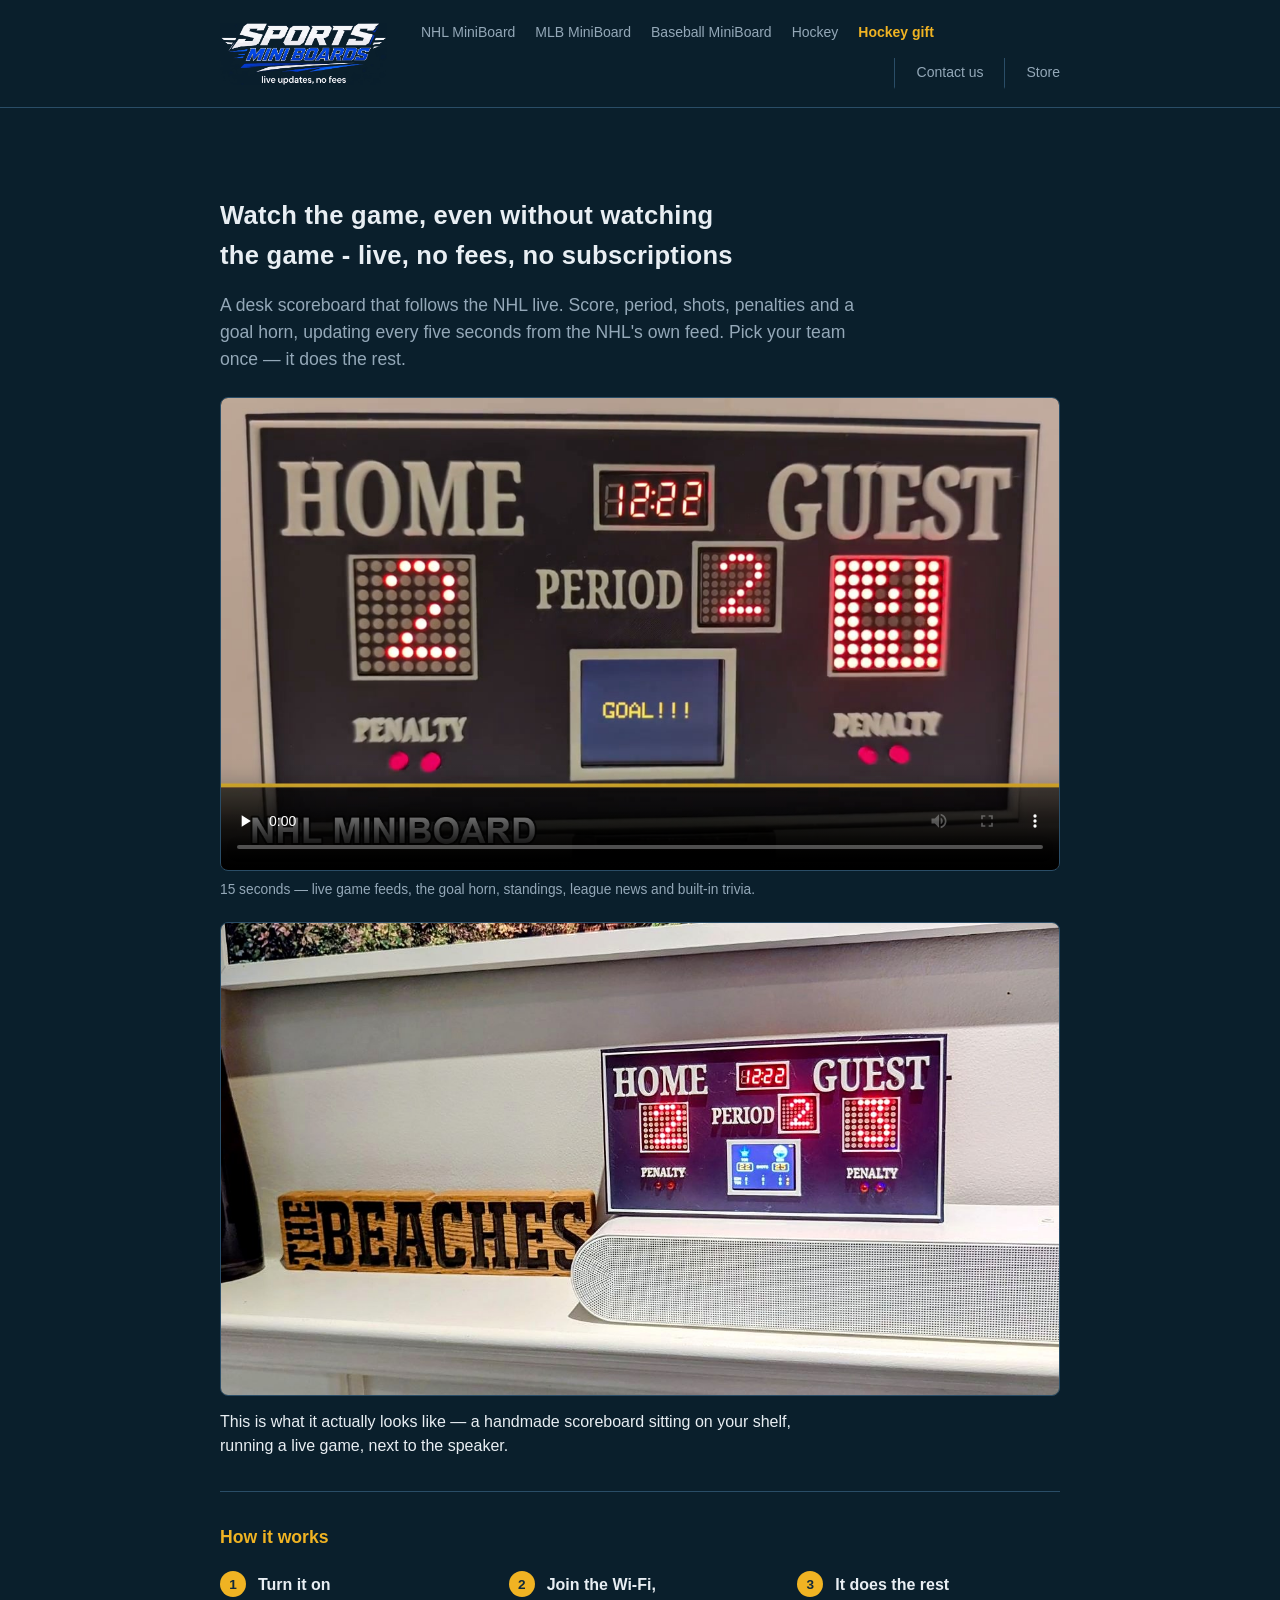
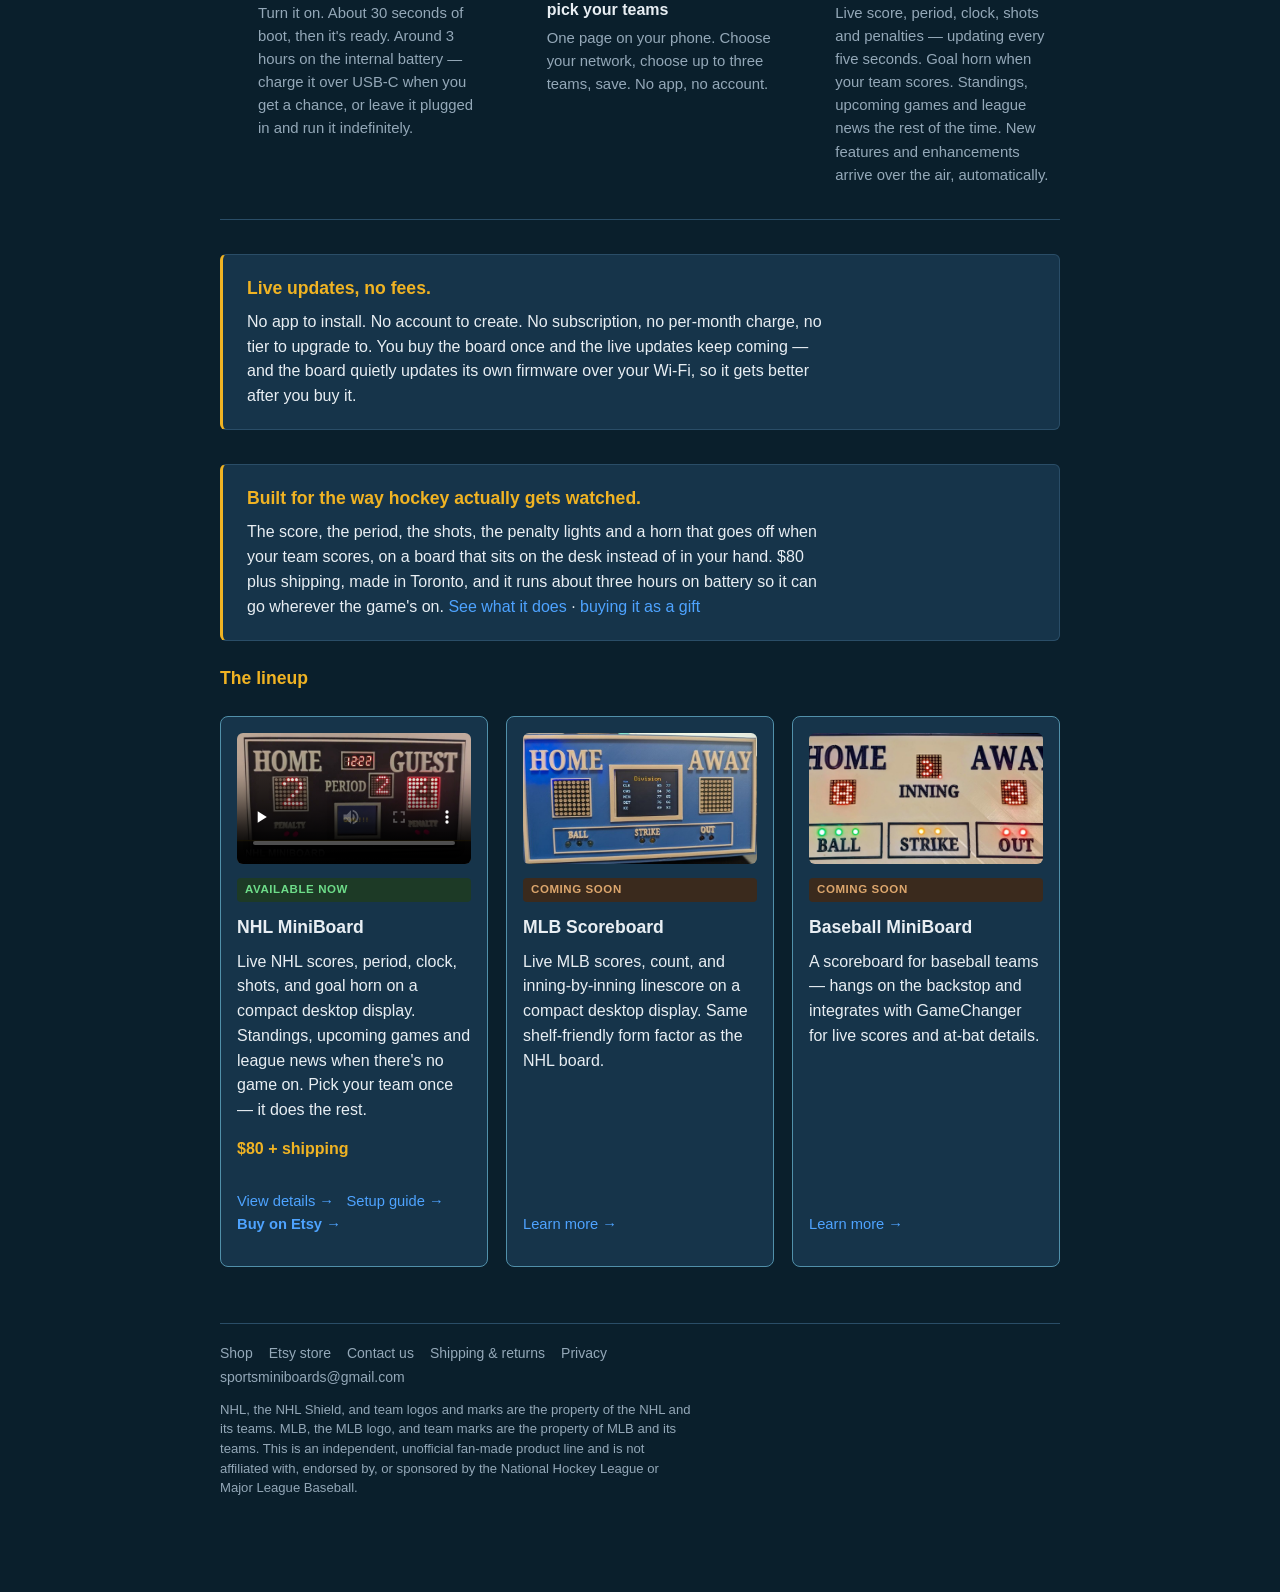
<file: index.html>
<!doctype html>
<html lang="en">
<head>
<meta charset="utf-8">
<meta name="viewport" content="width=device-width, initial-scale=1">
<title>Sports MiniBoards — Live scoreboards for the dedicated fan</title>
<meta name="description" content="Wi-Fi-connected mini scoreboards that sit on your desk and keep up with the game in real time. No app, no subscription, no fees.">
<link rel="icon" href="assets/favicon.png" type="image/png">
<link rel="apple-touch-icon" href="assets/favicon.png">
<link rel="canonical" href="https://sports-miniboards.com/">
<meta property="og:type" content="website">
<meta property="og:site_name" content="Sports MiniBoards">
<meta property="og:title" content="Sports MiniBoards — live scoreboards for the dedicated fan">
<meta property="og:description" content="A mini scoreboard that sits on your desk and keeps up with the game in real time. No app, no subscription, no fees.">
<meta property="og:url" content="https://sports-miniboards.com/">
<meta property="og:image" content="https://sports-miniboards.com/assets/og.png">
<meta property="og:image:width" content="1200">
<meta property="og:image:height" content="630">
<meta name="twitter:card" content="summary_large_image">
<meta name="twitter:title" content="Sports MiniBoards — live scoreboards for the dedicated fan">
<meta name="twitter:description" content="A mini scoreboard that sits on your desk and keeps up with the game in real time. No app, no subscription, no fees.">
<meta name="twitter:image" content="https://sports-miniboards.com/assets/og.png">
<link rel="stylesheet" href="css/style.css">
</head>
<body>

<a class="skip-link" href="#main">Skip to content</a>

<header class="site-header">
  <div class="container">
    <h1><a href="index.html"><img src="assets/logo-lockup.png" alt="Sports MiniBoards — live updates, no fees" class="brand-logo"></a></h1>
    <nav aria-label="Products">
      <a href="nhl.html">NHL MiniBoard</a>
      <a href="mlb.html">MLB MiniBoard</a>
      <a href="baseball-miniboard.html">Baseball MiniBoard</a>
      <a href="hockey.html">Hockey</a>
      <a href="christmas.html" class="seasonal">Hockey gift</a>
      <div class="nav-right">
        <a href="contact.html" class="nav-contact">Contact us</a>
        <a href="https://sportsminiboards.etsy.com" class="nav-store" target="_blank" rel="noopener">Store</a>
      </div>
    </nav>
  </div>
</header>

<main class="container" id="main">

  <h2>Watch the game, even without watching the game - live, no fees, no subscriptions</h2>
  <p class="lede">A desk scoreboard that follows the NHL live. Score, period, shots, penalties and a goal horn, updating every five seconds from the NHL's own feed. Pick your team once — it does the rest.</p>

  <figure class="promo">
    <video controls preload="none" poster="assets/nhl-promo-poster.jpg" playsinline>
      <source src="assets/nhl-promo.mp4" type="video/mp4">
      Your browser can't play this video. <a href="assets/nhl-promo.mp4">Download it instead.</a>
    </video>
    <figcaption>15 seconds — live game feeds, the goal horn, standings, league news and built-in trivia.</figcaption>
  </figure>

  <figure class="board-photo">
    <img src="assets/nhl-living-room.jpg" alt="The NHL MiniBoard on a shelf next to a speaker, running a Toronto Maple Leafs game against the Edmonton Oilers — the shot counts and team logos on the colour screen, the game clock lit above the score matrices">
  </figure>
  <p style="margin-top: -12px;">This is what it actually looks like — a handmade scoreboard sitting on your shelf, running a live game, next to the speaker.</p>

  <hr>

  <h3>How it works</h3>
  <ol class="howto">
    <li>
      <h4>Turn it on</h4>
      <p>Turn it on. About 30 seconds of boot, then it's ready. Around 3 hours on the internal battery — charge it over USB-C when you get a chance, or leave it plugged in and run it indefinitely.</p>
    </li>
    <li>
      <h4>Join the Wi-Fi, pick your teams</h4>
      <p>One page on your phone. Choose your network, choose up to three teams, save. No app, no account.</p>
    </li>
    <li>
      <h4>It does the rest</h4>
      <p>Live score, period, clock, shots and penalties — updating every five seconds. Goal horn when your team scores. Standings, upcoming games and league news the rest of the time. New features and enhancements arrive over the air, automatically.</p>
    </li>
  </ol>

  <hr>

  <section class="strip">
    <h3>Live updates, no fees.</h3>
    <p>No app to install. No account to create. No subscription, no per-month charge, no tier to upgrade to. You buy the board once and the live updates keep coming — and the board quietly updates its own firmware over your Wi-Fi, so it gets better after you buy it.</p>
  </section>

  <section class="strip">
    <h3>Built for the way hockey actually gets watched.</h3>
    <p>The score, the period, the shots, the penalty lights and a horn that goes off when your team scores, on a board that sits on the desk instead of in your hand. $80 plus shipping, made in Toronto, and it runs about three hours on battery so it can go wherever the game's on. <a href="nhl.html">See what it does</a> &middot; <a href="christmas.html">buying it as a gift</a></p>
  </section>

  <h3>The lineup</h3>

  <div class="grid">

    <article class="card">
      <video class="card-img card-video" controls preload="none" poster="assets/nhl-promo-poster.jpg" playsinline>
        <source src="assets/nhl-promo.mp4" type="video/mp4">
      </video>
      <span class="tag in-stock">Available now</span>
      <h3>NHL MiniBoard</h3>
      <p>Live NHL scores, period, clock, shots, and goal horn on a compact desktop display. Standings, upcoming games and league news when there's no game on. Pick your team once — it does the rest.</p>
      <p class="card-price">$80 + shipping</p>
      <p class="more"><a href="nhl.html">View details &rarr;</a> &nbsp; <a href="getting-started.html">Setup guide &rarr;</a> &nbsp; <a href="https://sportsminiboards.etsy.com" target="_blank" rel="noopener"><strong>Buy on Etsy &rarr;</strong></a></p>
    </article>

    <article class="card">
      <img src="assets/mlb-board-card.jpg" alt="The MLB Scoreboard: blue face with cream HOME and AWAY lettering, a screen showing the AL Central standings, two LED score matrices, and BALL, STRIKE and OUT panels" class="card-img">
      <span class="tag soon">Coming soon</span>
      <h3>MLB Scoreboard</h3>
      <p>Live MLB scores, count, and inning-by-inning linescore on a compact desktop display. Same shelf-friendly form factor as the NHL board.</p>
      <p class="more"><a href="mlb.html">Learn more &rarr;</a></p>
    </article>

    <article class="card">
      <img src="assets/baseball-board-card.jpg" alt="The Baseball MiniBoard: cream face with navy HOME and AWAY lettering, an INNING panel with an LED matrix, two red LED score matrices, and BALL, STRIKE and OUT panels" class="card-img">
      <span class="tag soon">Coming soon</span>
      <h3>Baseball MiniBoard</h3>
      <p>A scoreboard for baseball teams — hangs on the backstop and integrates with GameChanger for live scores and at-bat details.</p>
      <p class="more"><a href="baseball-miniboard.html">Learn more &rarr;</a></p>
    </article>

  </div>


  <footer class="fine">
    <p class="foot-links"><a href="index.html">Shop</a><a href="https://sportsminiboards.etsy.com" target="_blank" rel="noopener">Etsy store</a><a href="contact.html">Contact us</a><a href="shipping.html">Shipping &amp; returns</a><a href="privacy.html">Privacy</a><a href="mailto:sportsminiboards@gmail.com">sportsminiboards@gmail.com</a></p>
    <p>NHL, the NHL Shield, and team logos and marks are the property of the NHL and its teams. MLB, the MLB logo, and team marks are the property of MLB and its teams. This is an independent, unofficial fan-made product line and is not affiliated with, endorsed by, or sponsored by the National Hockey League or Major League Baseball.</p>
  </footer>

</main>

</body>
</html>
</file>
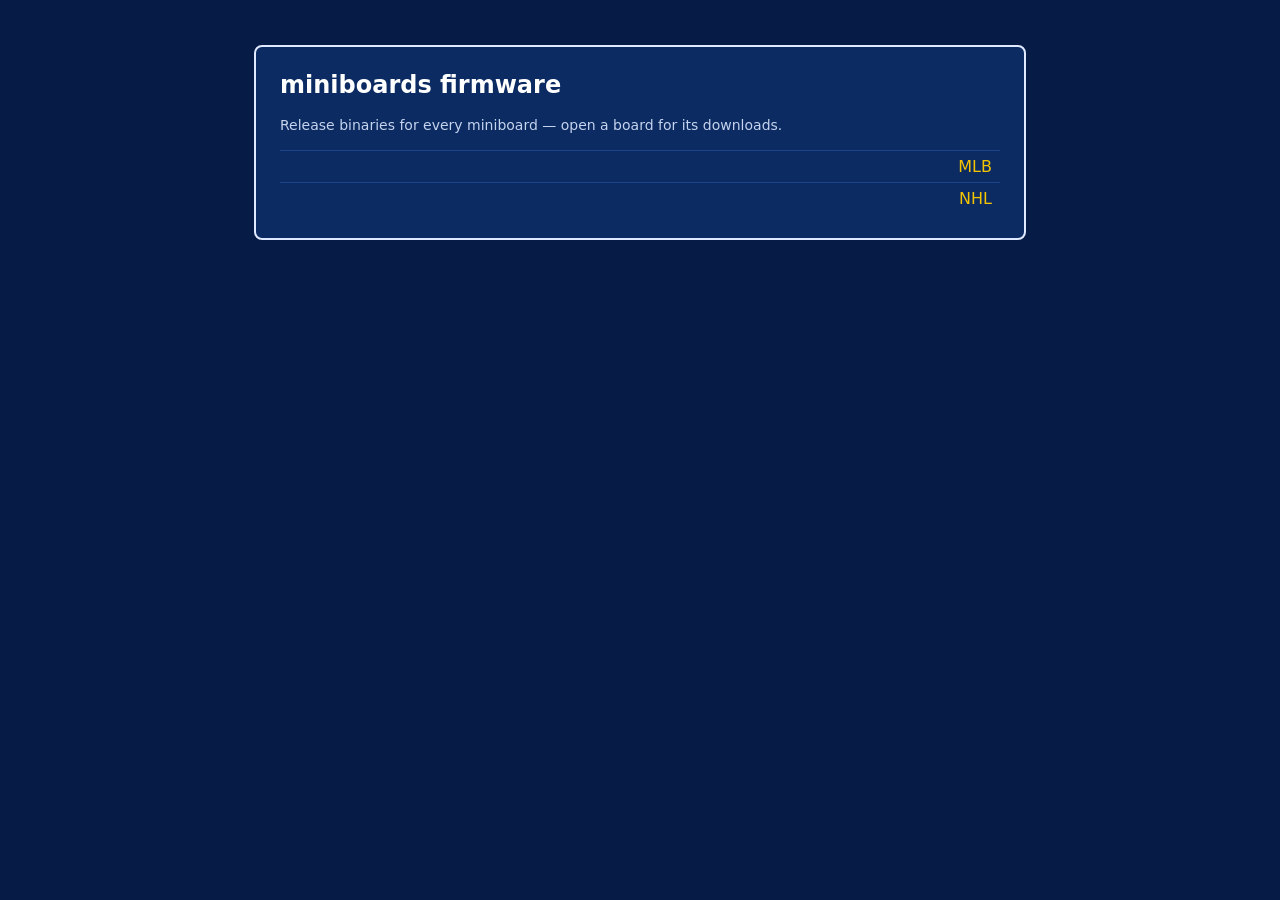
<file: firmware/index.html>
<!doctype html><html><head><meta charset="utf-8"><meta name="viewport" content="width=device-width,initial-scale=1"><title>miniboards firmware</title><style>body{margin:0;background:#061b46;color:#fff;font:16px system-ui,sans-serif}main{max-width:720px;margin:5vh auto;padding:24px;background:#0b2b62;border:2px solid #dfe9ff;border-radius:8px}h1{margin-top:0;font-size:24px}h2{font-size:18px;margin:20px 0 6px;color:#f5c400}table{width:100%;border-collapse:collapse}td{padding:6px 8px;border-top:1px solid #1c4587}td:last-child{text-align:right;color:#c5d3ee;white-space:nowrap}a{color:#f5c400;text-decoration:none}a:hover{text-decoration:underline}.hint{color:#c5d3ee;font-size:14px;line-height:1.5}</style></head><body><main><h1>miniboards firmware</h1><p class="hint">Release binaries for every miniboard &mdash; open a board for its downloads.</p><table><tr><td><a href="mlb/">MLB</a></td></tr><tr><td><a href="nhl/">NHL</a></td></tr></table></main></body></html>
</file>
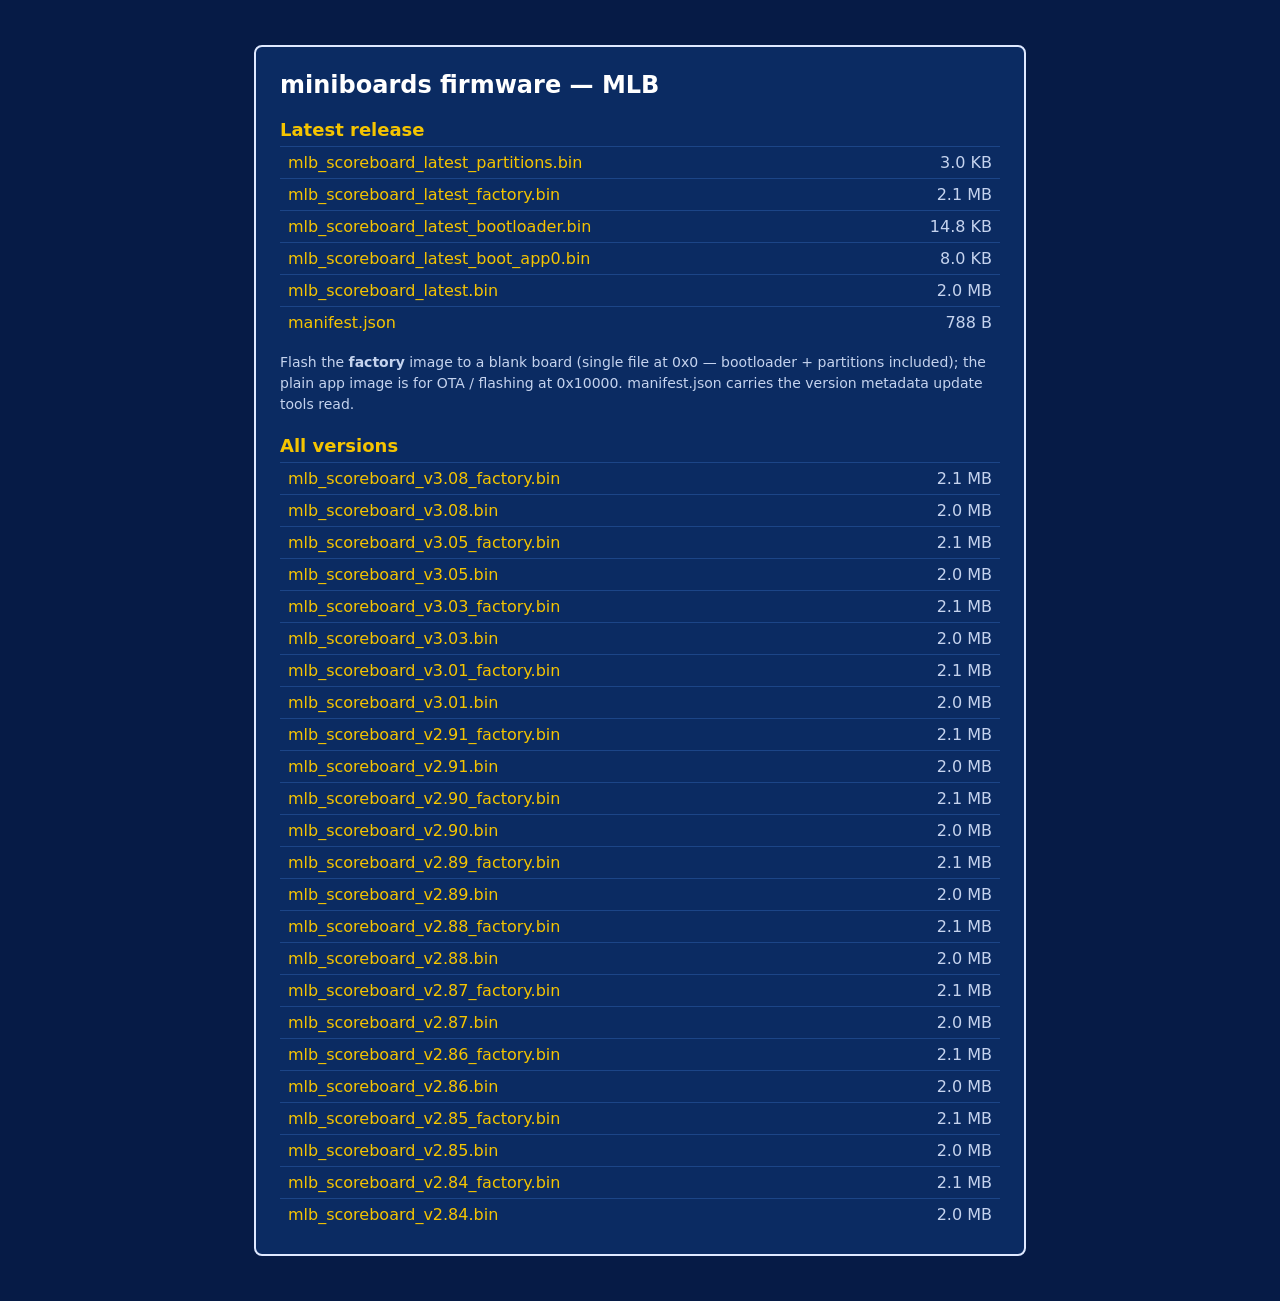
<file: firmware/mlb/index.html>
<!doctype html><html><head><meta charset="utf-8"><meta name="viewport" content="width=device-width,initial-scale=1"><title>miniboards firmware &mdash; MLB</title><style>body{margin:0;background:#061b46;color:#fff;font:16px system-ui,sans-serif}main{max-width:720px;margin:5vh auto;padding:24px;background:#0b2b62;border:2px solid #dfe9ff;border-radius:8px}h1{margin-top:0;font-size:24px}h2{font-size:18px;margin:20px 0 6px;color:#f5c400}table{width:100%;border-collapse:collapse}td{padding:6px 8px;border-top:1px solid #1c4587}td:last-child{text-align:right;color:#c5d3ee;white-space:nowrap}a{color:#f5c400;text-decoration:none}a:hover{text-decoration:underline}.hint{color:#c5d3ee;font-size:14px;line-height:1.5}</style></head><body><main><h1>miniboards firmware &mdash; MLB</h1><h2>Latest release</h2><table><tr><td><a href="mlb_scoreboard_latest_partitions.bin">mlb_scoreboard_latest_partitions.bin</a></td><td>3.0 KB</td></tr><tr><td><a href="mlb_scoreboard_latest_factory.bin">mlb_scoreboard_latest_factory.bin</a></td><td>2.1 MB</td></tr><tr><td><a href="mlb_scoreboard_latest_bootloader.bin">mlb_scoreboard_latest_bootloader.bin</a></td><td>14.8 KB</td></tr><tr><td><a href="mlb_scoreboard_latest_boot_app0.bin">mlb_scoreboard_latest_boot_app0.bin</a></td><td>8.0 KB</td></tr><tr><td><a href="mlb_scoreboard_latest.bin">mlb_scoreboard_latest.bin</a></td><td>2.0 MB</td></tr><tr><td><a href="manifest.json">manifest.json</a></td><td>788 B</td></tr></table><p class="hint">Flash the <b>factory</b> image to a blank board (single file at 0x0 &mdash; bootloader + partitions included); the plain app image is for OTA / flashing at 0x10000. manifest.json carries the version metadata update tools read.</p><h2>All versions</h2><table><tr><td><a href="mlb_scoreboard_v3.08_factory.bin">mlb_scoreboard_v3.08_factory.bin</a></td><td>2.1 MB</td></tr><tr><td><a href="mlb_scoreboard_v3.08.bin">mlb_scoreboard_v3.08.bin</a></td><td>2.0 MB</td></tr><tr><td><a href="mlb_scoreboard_v3.05_factory.bin">mlb_scoreboard_v3.05_factory.bin</a></td><td>2.1 MB</td></tr><tr><td><a href="mlb_scoreboard_v3.05.bin">mlb_scoreboard_v3.05.bin</a></td><td>2.0 MB</td></tr><tr><td><a href="mlb_scoreboard_v3.03_factory.bin">mlb_scoreboard_v3.03_factory.bin</a></td><td>2.1 MB</td></tr><tr><td><a href="mlb_scoreboard_v3.03.bin">mlb_scoreboard_v3.03.bin</a></td><td>2.0 MB</td></tr><tr><td><a href="mlb_scoreboard_v3.01_factory.bin">mlb_scoreboard_v3.01_factory.bin</a></td><td>2.1 MB</td></tr><tr><td><a href="mlb_scoreboard_v3.01.bin">mlb_scoreboard_v3.01.bin</a></td><td>2.0 MB</td></tr><tr><td><a href="mlb_scoreboard_v2.91_factory.bin">mlb_scoreboard_v2.91_factory.bin</a></td><td>2.1 MB</td></tr><tr><td><a href="mlb_scoreboard_v2.91.bin">mlb_scoreboard_v2.91.bin</a></td><td>2.0 MB</td></tr><tr><td><a href="mlb_scoreboard_v2.90_factory.bin">mlb_scoreboard_v2.90_factory.bin</a></td><td>2.1 MB</td></tr><tr><td><a href="mlb_scoreboard_v2.90.bin">mlb_scoreboard_v2.90.bin</a></td><td>2.0 MB</td></tr><tr><td><a href="mlb_scoreboard_v2.89_factory.bin">mlb_scoreboard_v2.89_factory.bin</a></td><td>2.1 MB</td></tr><tr><td><a href="mlb_scoreboard_v2.89.bin">mlb_scoreboard_v2.89.bin</a></td><td>2.0 MB</td></tr><tr><td><a href="mlb_scoreboard_v2.88_factory.bin">mlb_scoreboard_v2.88_factory.bin</a></td><td>2.1 MB</td></tr><tr><td><a href="mlb_scoreboard_v2.88.bin">mlb_scoreboard_v2.88.bin</a></td><td>2.0 MB</td></tr><tr><td><a href="mlb_scoreboard_v2.87_factory.bin">mlb_scoreboard_v2.87_factory.bin</a></td><td>2.1 MB</td></tr><tr><td><a href="mlb_scoreboard_v2.87.bin">mlb_scoreboard_v2.87.bin</a></td><td>2.0 MB</td></tr><tr><td><a href="mlb_scoreboard_v2.86_factory.bin">mlb_scoreboard_v2.86_factory.bin</a></td><td>2.1 MB</td></tr><tr><td><a href="mlb_scoreboard_v2.86.bin">mlb_scoreboard_v2.86.bin</a></td><td>2.0 MB</td></tr><tr><td><a href="mlb_scoreboard_v2.85_factory.bin">mlb_scoreboard_v2.85_factory.bin</a></td><td>2.1 MB</td></tr><tr><td><a href="mlb_scoreboard_v2.85.bin">mlb_scoreboard_v2.85.bin</a></td><td>2.0 MB</td></tr><tr><td><a href="mlb_scoreboard_v2.84_factory.bin">mlb_scoreboard_v2.84_factory.bin</a></td><td>2.1 MB</td></tr><tr><td><a href="mlb_scoreboard_v2.84.bin">mlb_scoreboard_v2.84.bin</a></td><td>2.0 MB</td></tr></table></main></body></html>
</file>
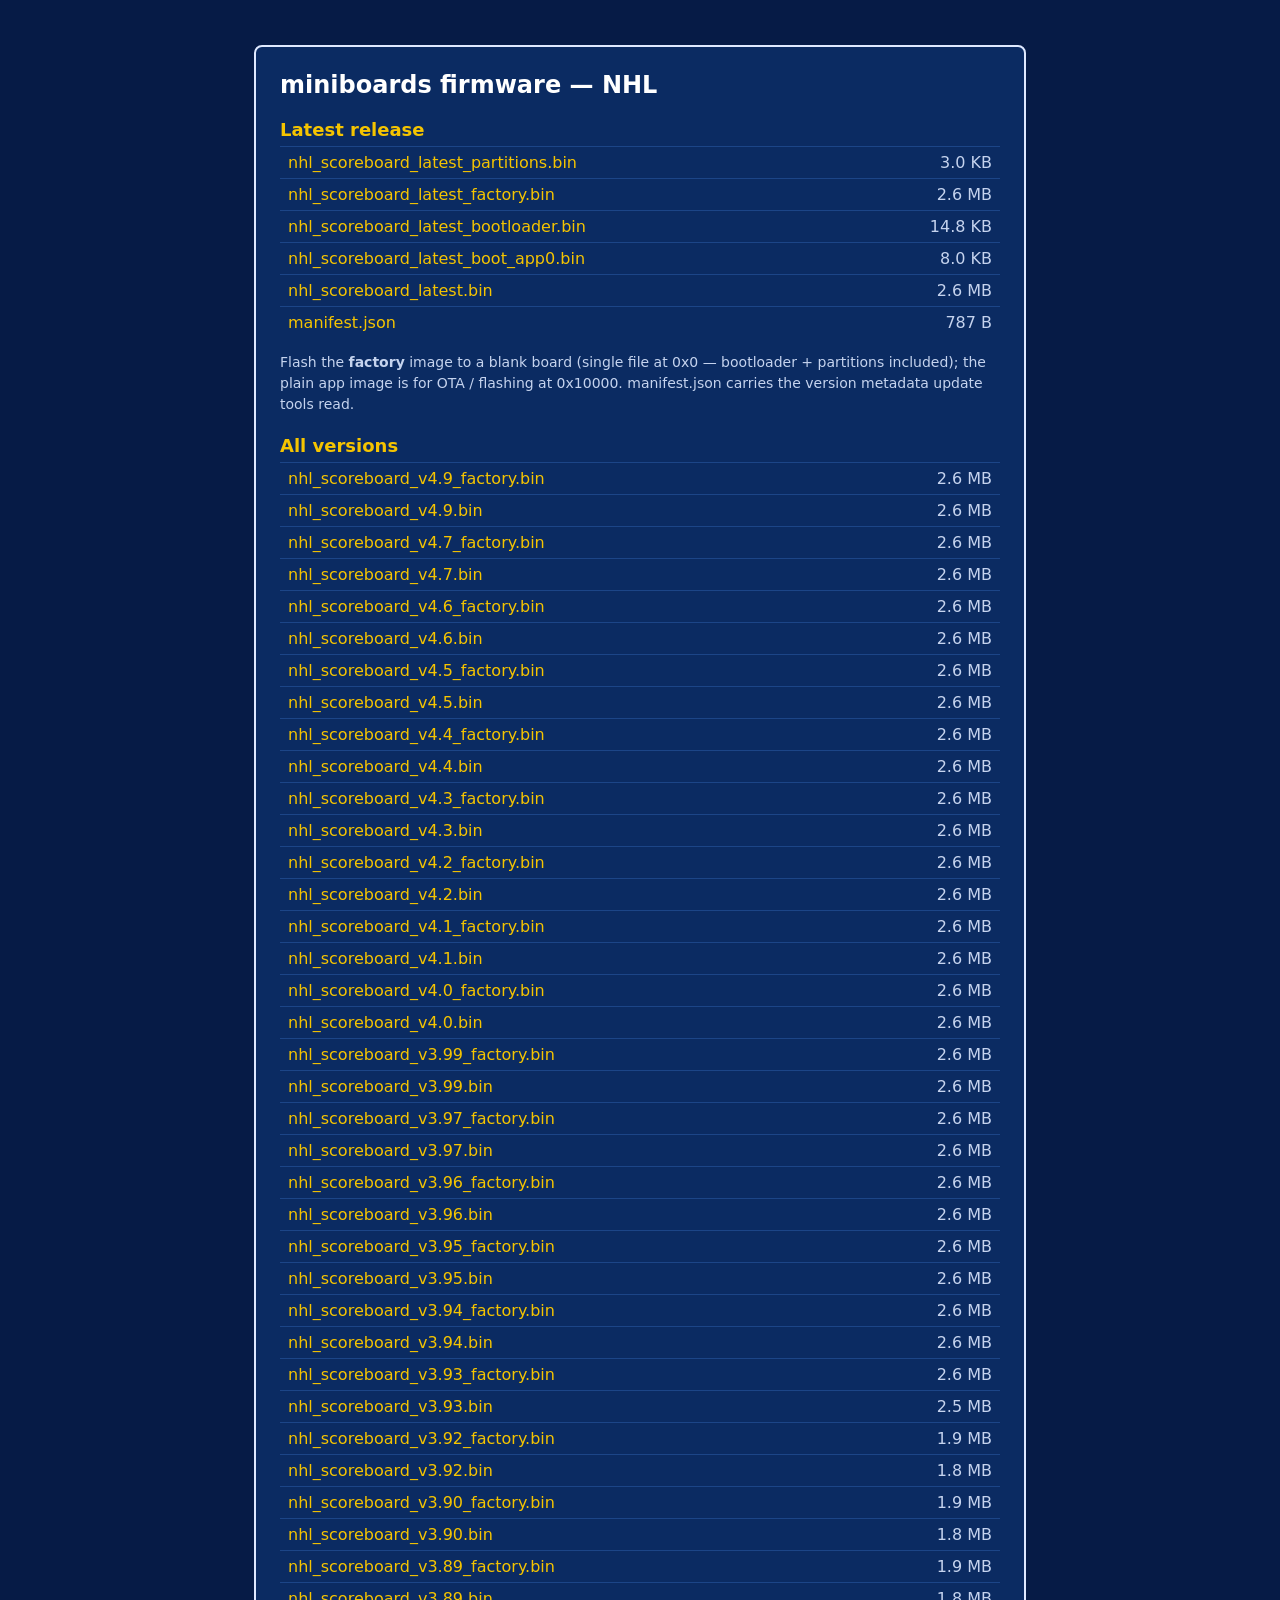
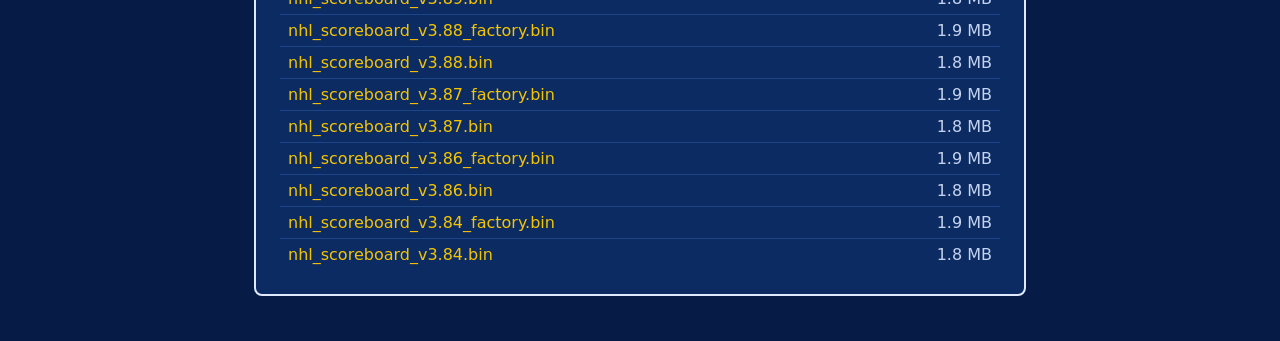
<file: firmware/nhl/index.html>
<!doctype html><html><head><meta charset="utf-8"><meta name="viewport" content="width=device-width,initial-scale=1"><title>miniboards firmware &mdash; NHL</title><style>body{margin:0;background:#061b46;color:#fff;font:16px system-ui,sans-serif}main{max-width:720px;margin:5vh auto;padding:24px;background:#0b2b62;border:2px solid #dfe9ff;border-radius:8px}h1{margin-top:0;font-size:24px}h2{font-size:18px;margin:20px 0 6px;color:#f5c400}table{width:100%;border-collapse:collapse}td{padding:6px 8px;border-top:1px solid #1c4587}td:last-child{text-align:right;color:#c5d3ee;white-space:nowrap}a{color:#f5c400;text-decoration:none}a:hover{text-decoration:underline}.hint{color:#c5d3ee;font-size:14px;line-height:1.5}</style></head><body><main><h1>miniboards firmware &mdash; NHL</h1><h2>Latest release</h2><table><tr><td><a href="nhl_scoreboard_latest_partitions.bin">nhl_scoreboard_latest_partitions.bin</a></td><td>3.0 KB</td></tr><tr><td><a href="nhl_scoreboard_latest_factory.bin">nhl_scoreboard_latest_factory.bin</a></td><td>2.6 MB</td></tr><tr><td><a href="nhl_scoreboard_latest_bootloader.bin">nhl_scoreboard_latest_bootloader.bin</a></td><td>14.8 KB</td></tr><tr><td><a href="nhl_scoreboard_latest_boot_app0.bin">nhl_scoreboard_latest_boot_app0.bin</a></td><td>8.0 KB</td></tr><tr><td><a href="nhl_scoreboard_latest.bin">nhl_scoreboard_latest.bin</a></td><td>2.6 MB</td></tr><tr><td><a href="manifest.json">manifest.json</a></td><td>787 B</td></tr></table><p class="hint">Flash the <b>factory</b> image to a blank board (single file at 0x0 &mdash; bootloader + partitions included); the plain app image is for OTA / flashing at 0x10000. manifest.json carries the version metadata update tools read.</p><h2>All versions</h2><table><tr><td><a href="nhl_scoreboard_v4.9_factory.bin">nhl_scoreboard_v4.9_factory.bin</a></td><td>2.6 MB</td></tr><tr><td><a href="nhl_scoreboard_v4.9.bin">nhl_scoreboard_v4.9.bin</a></td><td>2.6 MB</td></tr><tr><td><a href="nhl_scoreboard_v4.7_factory.bin">nhl_scoreboard_v4.7_factory.bin</a></td><td>2.6 MB</td></tr><tr><td><a href="nhl_scoreboard_v4.7.bin">nhl_scoreboard_v4.7.bin</a></td><td>2.6 MB</td></tr><tr><td><a href="nhl_scoreboard_v4.6_factory.bin">nhl_scoreboard_v4.6_factory.bin</a></td><td>2.6 MB</td></tr><tr><td><a href="nhl_scoreboard_v4.6.bin">nhl_scoreboard_v4.6.bin</a></td><td>2.6 MB</td></tr><tr><td><a href="nhl_scoreboard_v4.5_factory.bin">nhl_scoreboard_v4.5_factory.bin</a></td><td>2.6 MB</td></tr><tr><td><a href="nhl_scoreboard_v4.5.bin">nhl_scoreboard_v4.5.bin</a></td><td>2.6 MB</td></tr><tr><td><a href="nhl_scoreboard_v4.4_factory.bin">nhl_scoreboard_v4.4_factory.bin</a></td><td>2.6 MB</td></tr><tr><td><a href="nhl_scoreboard_v4.4.bin">nhl_scoreboard_v4.4.bin</a></td><td>2.6 MB</td></tr><tr><td><a href="nhl_scoreboard_v4.3_factory.bin">nhl_scoreboard_v4.3_factory.bin</a></td><td>2.6 MB</td></tr><tr><td><a href="nhl_scoreboard_v4.3.bin">nhl_scoreboard_v4.3.bin</a></td><td>2.6 MB</td></tr><tr><td><a href="nhl_scoreboard_v4.2_factory.bin">nhl_scoreboard_v4.2_factory.bin</a></td><td>2.6 MB</td></tr><tr><td><a href="nhl_scoreboard_v4.2.bin">nhl_scoreboard_v4.2.bin</a></td><td>2.6 MB</td></tr><tr><td><a href="nhl_scoreboard_v4.1_factory.bin">nhl_scoreboard_v4.1_factory.bin</a></td><td>2.6 MB</td></tr><tr><td><a href="nhl_scoreboard_v4.1.bin">nhl_scoreboard_v4.1.bin</a></td><td>2.6 MB</td></tr><tr><td><a href="nhl_scoreboard_v4.0_factory.bin">nhl_scoreboard_v4.0_factory.bin</a></td><td>2.6 MB</td></tr><tr><td><a href="nhl_scoreboard_v4.0.bin">nhl_scoreboard_v4.0.bin</a></td><td>2.6 MB</td></tr><tr><td><a href="nhl_scoreboard_v3.99_factory.bin">nhl_scoreboard_v3.99_factory.bin</a></td><td>2.6 MB</td></tr><tr><td><a href="nhl_scoreboard_v3.99.bin">nhl_scoreboard_v3.99.bin</a></td><td>2.6 MB</td></tr><tr><td><a href="nhl_scoreboard_v3.97_factory.bin">nhl_scoreboard_v3.97_factory.bin</a></td><td>2.6 MB</td></tr><tr><td><a href="nhl_scoreboard_v3.97.bin">nhl_scoreboard_v3.97.bin</a></td><td>2.6 MB</td></tr><tr><td><a href="nhl_scoreboard_v3.96_factory.bin">nhl_scoreboard_v3.96_factory.bin</a></td><td>2.6 MB</td></tr><tr><td><a href="nhl_scoreboard_v3.96.bin">nhl_scoreboard_v3.96.bin</a></td><td>2.6 MB</td></tr><tr><td><a href="nhl_scoreboard_v3.95_factory.bin">nhl_scoreboard_v3.95_factory.bin</a></td><td>2.6 MB</td></tr><tr><td><a href="nhl_scoreboard_v3.95.bin">nhl_scoreboard_v3.95.bin</a></td><td>2.6 MB</td></tr><tr><td><a href="nhl_scoreboard_v3.94_factory.bin">nhl_scoreboard_v3.94_factory.bin</a></td><td>2.6 MB</td></tr><tr><td><a href="nhl_scoreboard_v3.94.bin">nhl_scoreboard_v3.94.bin</a></td><td>2.6 MB</td></tr><tr><td><a href="nhl_scoreboard_v3.93_factory.bin">nhl_scoreboard_v3.93_factory.bin</a></td><td>2.6 MB</td></tr><tr><td><a href="nhl_scoreboard_v3.93.bin">nhl_scoreboard_v3.93.bin</a></td><td>2.5 MB</td></tr><tr><td><a href="nhl_scoreboard_v3.92_factory.bin">nhl_scoreboard_v3.92_factory.bin</a></td><td>1.9 MB</td></tr><tr><td><a href="nhl_scoreboard_v3.92.bin">nhl_scoreboard_v3.92.bin</a></td><td>1.8 MB</td></tr><tr><td><a href="nhl_scoreboard_v3.90_factory.bin">nhl_scoreboard_v3.90_factory.bin</a></td><td>1.9 MB</td></tr><tr><td><a href="nhl_scoreboard_v3.90.bin">nhl_scoreboard_v3.90.bin</a></td><td>1.8 MB</td></tr><tr><td><a href="nhl_scoreboard_v3.89_factory.bin">nhl_scoreboard_v3.89_factory.bin</a></td><td>1.9 MB</td></tr><tr><td><a href="nhl_scoreboard_v3.89.bin">nhl_scoreboard_v3.89.bin</a></td><td>1.8 MB</td></tr><tr><td><a href="nhl_scoreboard_v3.88_factory.bin">nhl_scoreboard_v3.88_factory.bin</a></td><td>1.9 MB</td></tr><tr><td><a href="nhl_scoreboard_v3.88.bin">nhl_scoreboard_v3.88.bin</a></td><td>1.8 MB</td></tr><tr><td><a href="nhl_scoreboard_v3.87_factory.bin">nhl_scoreboard_v3.87_factory.bin</a></td><td>1.9 MB</td></tr><tr><td><a href="nhl_scoreboard_v3.87.bin">nhl_scoreboard_v3.87.bin</a></td><td>1.8 MB</td></tr><tr><td><a href="nhl_scoreboard_v3.86_factory.bin">nhl_scoreboard_v3.86_factory.bin</a></td><td>1.9 MB</td></tr><tr><td><a href="nhl_scoreboard_v3.86.bin">nhl_scoreboard_v3.86.bin</a></td><td>1.8 MB</td></tr><tr><td><a href="nhl_scoreboard_v3.84_factory.bin">nhl_scoreboard_v3.84_factory.bin</a></td><td>1.9 MB</td></tr><tr><td><a href="nhl_scoreboard_v3.84.bin">nhl_scoreboard_v3.84.bin</a></td><td>1.8 MB</td></tr></table></main></body></html>
</file>
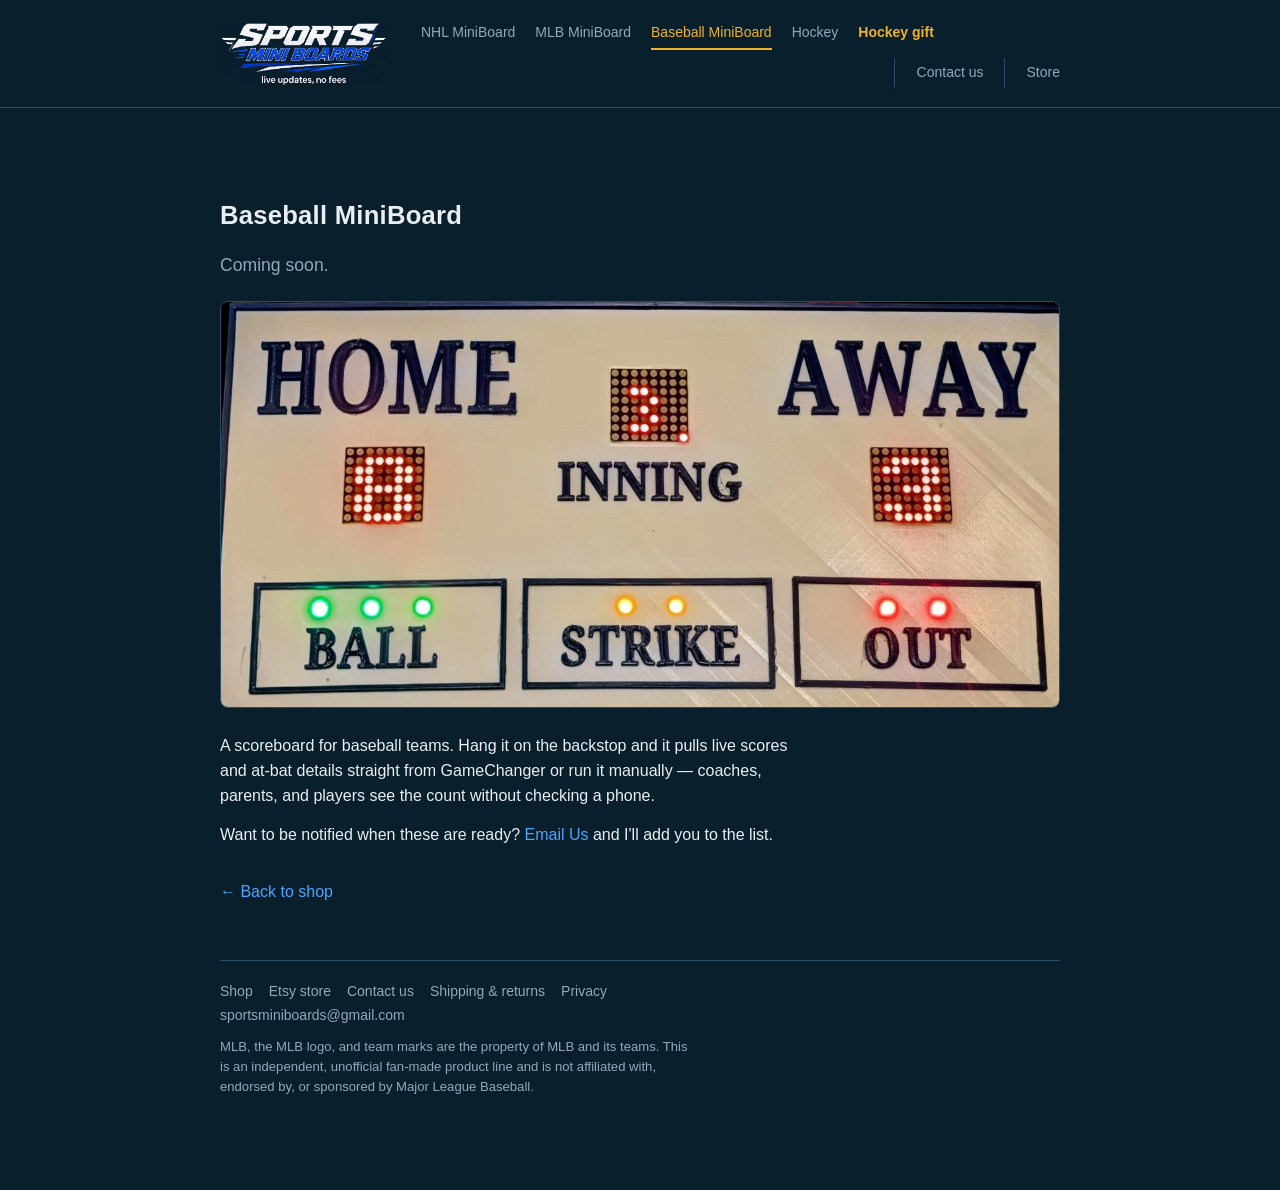
<file: baseball-miniboard.html>
<!doctype html>
<html lang="en">
<head>
<meta charset="utf-8">
<meta name="viewport" content="width=device-width, initial-scale=1">
<title>Baseball MiniBoard — coming soon — Sports MiniBoards</title>
<meta name="description" content="A scoreboard for baseball teams that hangs on the backstop and pulls live scores and at-bat details straight from GameChanger, or run it manually. Coming soon to Sports MiniBoards.">
<link rel="icon" href="assets/favicon.png" type="image/png">
<link rel="apple-touch-icon" href="assets/favicon.png">
<link rel="canonical" href="https://sports-miniboards.com/baseball-miniboard.html">
<meta property="og:type" content="website">
<meta property="og:site_name" content="Sports MiniBoards">
<meta property="og:title" content="Baseball MiniBoard — coming soon — Sports MiniBoards">
<meta property="og:description" content="A scoreboard for baseball teams that hangs on the backstop and pulls live scores and at-bat details straight from GameChanger, or run it manually. Coming soon.">
<meta property="og:url" content="https://sports-miniboards.com/baseball-miniboard.html">
<meta property="og:image" content="https://sports-miniboards.com/assets/og.png">
<meta property="og:image:width" content="1200">
<meta property="og:image:height" content="630">
<meta name="twitter:card" content="summary_large_image">
<meta name="twitter:title" content="Baseball MiniBoard — coming soon — Sports MiniBoards">
<meta name="twitter:description" content="A scoreboard for baseball teams that hangs on the backstop and pulls live scores and at-bat details straight from GameChanger, or run it manually. Coming soon.">
<meta name="twitter:image" content="https://sports-miniboards.com/assets/og.png">
<link rel="stylesheet" href="css/style.css">
</head>
<body>

<a class="skip-link" href="#main">Skip to content</a>

<header class="site-header">
  <div class="container">
    <h1><a href="index.html"><img src="assets/logo-lockup.png" alt="Sports MiniBoards — live updates, no fees" class="brand-logo"></a></h1>
    <nav aria-label="Products">
      <a href="nhl.html">NHL MiniBoard</a>
      <a href="mlb.html">MLB MiniBoard</a>
      <a href="baseball-miniboard.html" class="active" aria-current="page">Baseball MiniBoard</a>
      <a href="hockey.html">Hockey</a>
      <a href="christmas.html" class="seasonal">Hockey gift</a>
      <div class="nav-right">
        <a href="contact.html" class="nav-contact">Contact us</a>
        <a href="https://sportsminiboards.etsy.com" class="nav-store" target="_blank" rel="noopener">Store</a>
      </div>
    </nav>
  </div>
</header>

<main class="container" id="main">

  <h2>Baseball MiniBoard</h2>
  <p class="lede">Coming soon.</p>

  <figure class="board-photo">
    <img src="assets/baseball-board.jpg" alt="The Baseball MiniBoard: cream face with navy HOME and AWAY lettering, an INNING panel with an LED matrix, two red LED score matrices, and BALL, STRIKE and OUT panels">
  </figure>

  <p>A scoreboard for baseball teams. Hang it on the backstop and it pulls live scores and at-bat details straight from GameChanger or run it manually — coaches, parents, and players see the count without checking a phone.</p>

  <p>Want to be notified when these are ready? <a href="mailto:sportsminiboards@gmail.com">Email Us</a> and I'll add you to the list.</p>

  <p style="margin-top: 32px;"><a href="index.html">&larr; Back to shop</a></p>

  <footer class="fine">
    <p class="foot-links"><a href="index.html">Shop</a><a href="https://sportsminiboards.etsy.com" target="_blank" rel="noopener">Etsy store</a><a href="contact.html">Contact us</a><a href="shipping.html">Shipping &amp; returns</a><a href="privacy.html">Privacy</a><a href="mailto:sportsminiboards@gmail.com">sportsminiboards@gmail.com</a></p>
    <p>MLB, the MLB logo, and team marks are the property of MLB and its teams. This is an independent, unofficial fan-made product line and is not affiliated with, endorsed by, or sponsored by Major League Baseball.</p>
  </footer>

</main>

</body>
</html>
</file>
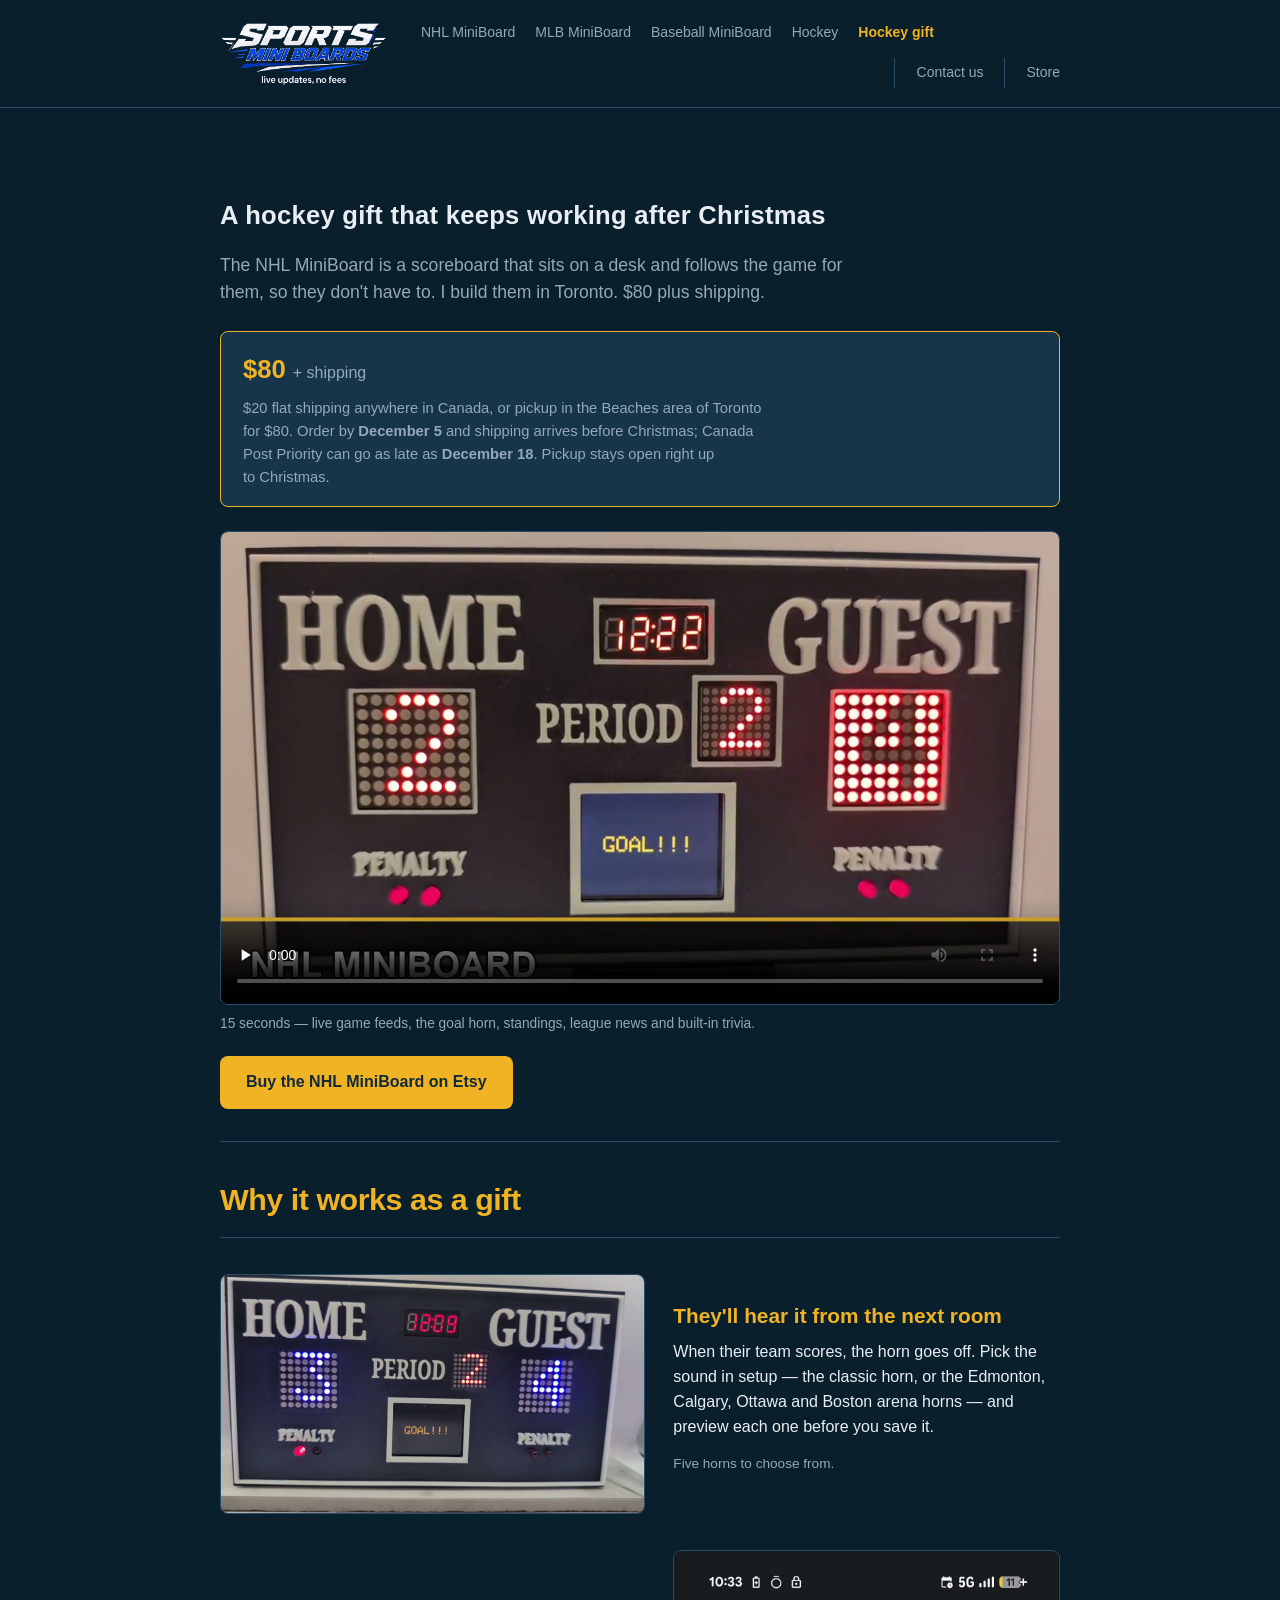
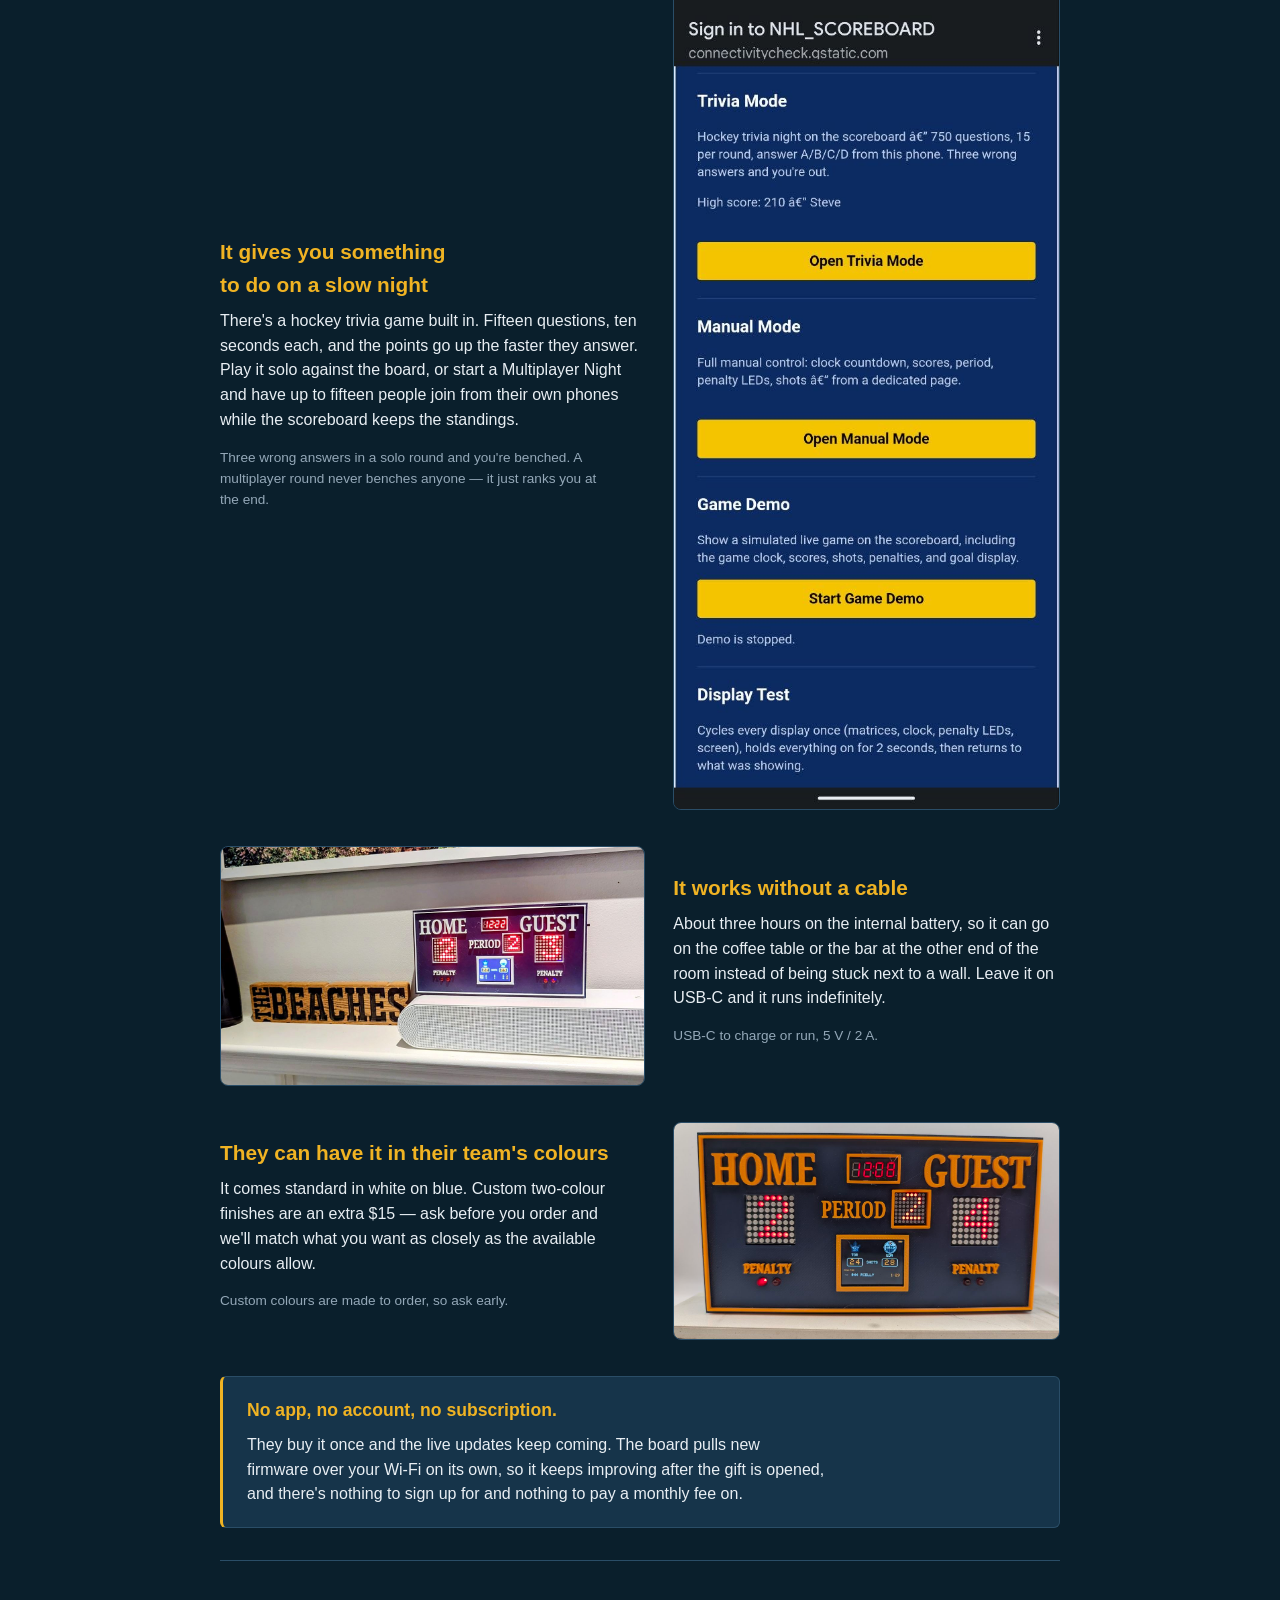
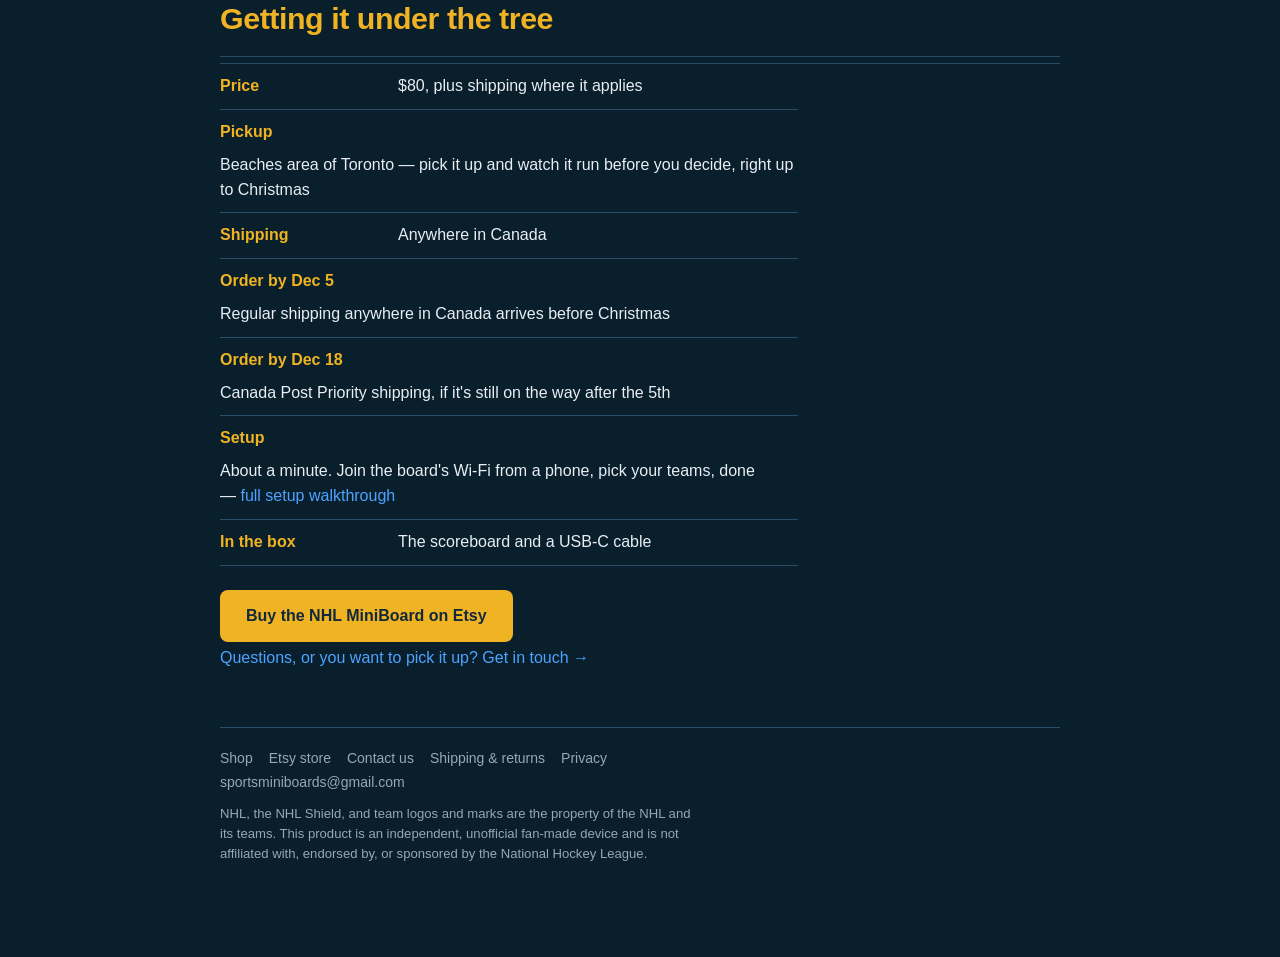
<file: christmas.html>
<!doctype html>
<html lang="en">
<head>
<meta charset="utf-8">
<meta name="viewport" content="width=device-width, initial-scale=1">
<title>Christmas gift — NHL MiniBoard — Sports MiniBoards</title>
<meta name="description" content="The NHL MiniBoard makes a good Christmas gift for a hockey fan: live scores, a goal horn, and a trivia game for game nights. $80 plus shipping, built in Toronto.">
<link rel="icon" href="assets/favicon.png" type="image/png">
<link rel="apple-touch-icon" href="assets/favicon.png">
<link rel="canonical" href="https://sports-miniboards.com/christmas.html">
<meta property="og:type" content="website">
<meta property="og:site_name" content="Sports MiniBoards">
<meta property="og:title" content="Christmas gift — NHL MiniBoard — Sports MiniBoards">
<meta property="og:description" content="The NHL MiniBoard makes a good Christmas gift for a hockey fan: live scores, a goal horn, and a trivia game for game nights. $80 plus shipping, built in Toronto.">
<meta property="og:url" content="https://sports-miniboards.com/christmas.html">
<meta property="og:image" content="https://sports-miniboards.com/assets/nhl-christmas-gift-guide.jpg">
<meta property="og:image:width" content="1200">
<meta property="og:image:height" content="630">
<meta name="twitter:card" content="summary_large_image">
<meta name="twitter:title" content="Christmas gift — NHL MiniBoard — Sports MiniBoards">
<meta name="twitter:description" content="The NHL MiniBoard makes a good Christmas gift for a hockey fan: live scores, a goal horn, and a trivia game for game nights. $80 plus shipping, built in Toronto.">
<meta name="twitter:image" content="https://sports-miniboards.com/assets/nhl-christmas-gift-guide.jpg">
<link rel="stylesheet" href="css/style.css">
</head>
<body>

<a class="skip-link" href="#main">Skip to content</a>

<header class="site-header">
  <div class="container">
    <h1><a href="index.html"><img src="assets/logo-lockup.png" alt="Sports MiniBoards — live updates, no fees" class="brand-logo"></a></h1>
    <nav aria-label="Products">
      <a href="nhl.html">NHL MiniBoard</a>
      <a href="mlb.html">MLB MiniBoard</a>
      <a href="baseball-miniboard.html">Baseball MiniBoard</a>
      <a href="hockey.html">Hockey</a>
      <a href="christmas.html" class="seasonal">Hockey gift</a>
      <div class="nav-right">
        <a href="contact.html" class="nav-contact">Contact us</a>
        <a href="https://sportsminiboards.etsy.com" class="nav-store" target="_blank" rel="noopener">Store</a>
      </div>
    </nav>
  </div>
</header>

<main class="container" id="main">

  <h2>A hockey gift that keeps working after Christmas</h2>
  <p class="lede">The NHL MiniBoard is a scoreboard that sits on a desk and follows the game for them, so they don't have to. I build them in Toronto. $80 plus shipping.</p>

  <div class="buy">
    <p class="price">$80 <span class="price-note">+ shipping</span></p>
    <p class="terms">$20 flat shipping anywhere in Canada, or pickup in the Beaches area of Toronto for $80. Order by <strong>December 5</strong> and shipping arrives before Christmas; Canada Post Priority can go as late as <strong>December 18</strong>. Pickup stays open right up to Christmas.</p>
  </div>

  <figure class="promo">
    <video controls preload="none" poster="assets/nhl-promo-poster.jpg"
           playsinline>
      <source src="assets/nhl-promo.mp4" type="video/mp4">
      Your browser can't play this video. <a href="assets/nhl-promo.mp4">Download it instead.</a>
    </video>
    <figcaption>15 seconds — live game feeds, the goal horn, standings, league news and built-in trivia.</figcaption>
  </figure>

  <p class="cta-row"><a class="btn" href="https://sportsminiboards.etsy.com" target="_blank" rel="noopener">Buy the NHL MiniBoard on Etsy</a></p>

  <hr>

  <h2 class="section-title">Why it works as a gift</h2>

  <section class="feature">
    <div class="feature-media">
      <img src="assets/nhl-goal-frame.jpg" alt="The NHL MiniBoard colour screen showing GOAL!!! with the score matrices lit up">
    </div>
    <div class="feature-body">
      <h3>They'll hear it from the next room</h3>
      <p>When their team scores, the horn goes off. Pick the sound in setup — the classic horn, or the Edmonton, Calgary, Ottawa and Boston arena horns — and preview each one before you save it.</p>
      <p class="feat-meta">Five horns to choose from.</p>
    </div>
  </section>

  <section class="feature reverse">
    <div class="feature-media">
      <img src="assets/nhl-trivia-mode.jpg" alt="Phone screen showing the scoreboard's setup portal, with the Trivia Mode section and buttons for Trivia Mode, Manual Mode, Game Demo and Display Test">
    </div>
    <div class="feature-body">
      <h3>It gives you something to do on a slow night</h3>
      <p>There's a hockey trivia game built in. Fifteen questions, ten seconds each, and the points go up the faster they answer. Play it solo against the board, or start a Multiplayer Night and have up to fifteen people join from their own phones while the scoreboard keeps the standings.</p>
      <p class="feat-meta">Three wrong answers in a solo round and you're benched. A multiplayer round never benches anyone — it just ranks you at the end.</p>
    </div>
  </section>

  <section class="feature">
    <div class="feature-media">
      <img src="assets/nhl-living-room.jpg" alt="The NHL MiniBoard on a shelf next to a speaker, running a Toronto Maple Leafs game against the Edmonton Oilers — the shot counts and team logos on the colour screen, the game clock lit above the score matrices">
    </div>
    <div class="feature-body">
      <h3>It works without a cable</h3>
      <p>About three hours on the internal battery, so it can go on the coffee table or the bar at the other end of the room instead of being stuck next to a wall. Leave it on USB-C and it runs indefinitely.</p>
      <p class="feat-meta">USB-C to charge or run, 5 V / 2 A.</p>
    </div>
  </section>

  <section class="feature reverse">
    <div class="feature-media">
      <img src="assets/nhl-orange.jpg" alt="The NHL MiniBoard in the orange colourway with orange lettering and trim">
    </div>
    <div class="feature-body">
      <h3>They can have it in their team's colours</h3>
      <p>It comes standard in white on blue. Custom two-colour finishes are an extra $15 — ask before you order and we'll match what you want as closely as the available colours allow.</p>
      <p class="feat-meta">Custom colours are made to order, so ask early.</p>
    </div>
  </section>

  <section class="strip">
    <h3>No app, no account, no subscription.</h3>
    <p>They buy it once and the live updates keep coming. The board pulls new firmware over your Wi-Fi on its own, so it keeps improving after the gift is opened, and there's nothing to sign up for and nothing to pay a monthly fee on.</p>
  </section>

  <hr>

  <h2 class="section-title">Getting it under the tree</h2>

  <ul class="facts">
    <li><span class="key">Price</span><span class="val">$80, plus shipping where it applies</span></li>
    <li><span class="key">Pickup</span><span class="val">Beaches area of Toronto — pick it up and watch it run before you decide, right up to Christmas</span></li>
    <li><span class="key">Shipping</span><span class="val">Anywhere in Canada</span></li>
    <li><span class="key">Order by Dec 5</span><span class="val">Regular shipping anywhere in Canada arrives before Christmas</span></li>
    <li><span class="key">Order by Dec 18</span><span class="val">Canada Post Priority shipping, if it's still on the way after the 5th</span></li>
    <li><span class="key">Setup</span><span class="val">About a minute. Join the board's Wi-Fi from a phone, pick your teams, done — <a href="getting-started.html">full setup walkthrough</a></span></li>
    <li><span class="key">In the box</span><span class="val">The scoreboard and a USB-C cable</span></li>
  </ul>

  <p class="cta-row"><a class="btn" href="https://sportsminiboards.etsy.com" target="_blank" rel="noopener">Buy the NHL MiniBoard on Etsy</a></p>
  <p><a href="contact.html">Questions, or you want to pick it up? Get in touch →</a></p>

  <footer class="fine">
    <p class="foot-links"><a href="index.html">Shop</a><a href="https://sportsminiboards.etsy.com" target="_blank" rel="noopener">Etsy store</a><a href="contact.html">Contact us</a><a href="shipping.html">Shipping &amp; returns</a><a href="privacy.html">Privacy</a><a href="mailto:sportsminiboards@gmail.com">sportsminiboards@gmail.com</a></p>
    <p>NHL, the NHL Shield, and team logos and marks are the property of the NHL and its teams. This product is an independent, unofficial fan-made device and is not affiliated with, endorsed by, or sponsored by the National Hockey League.</p>
  </footer>

</main>

</body>
</html>
</file>
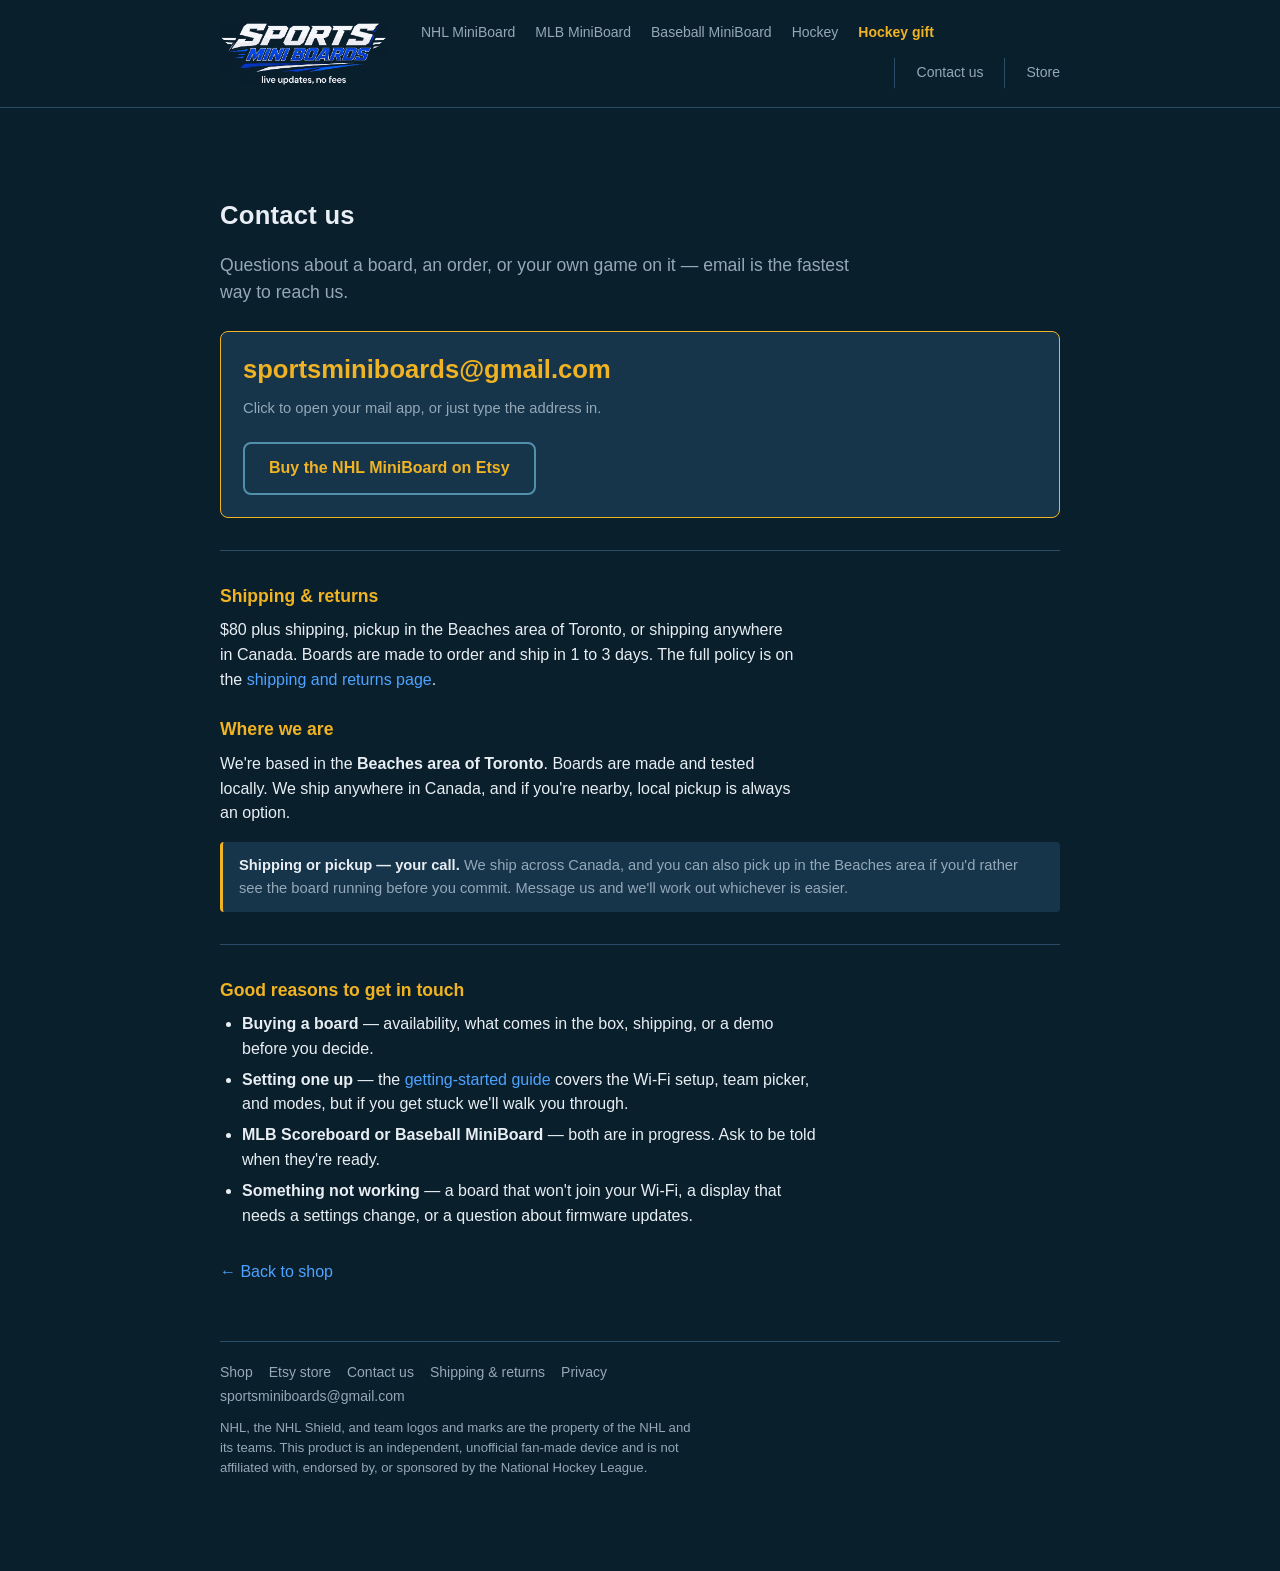
<file: contact.html>
<!doctype html>
<html lang="en">
<head>
<meta charset="utf-8">
<meta name="viewport" content="width=device-width, initial-scale=1">
<title>Contact — Sports MiniBoards</title>
<meta name="description" content="Get in touch about the Sports MiniBoards NHL MiniBoard. Based in the Beaches area of Toronto.">
<link rel="icon" href="assets/favicon.png" type="image/png">
<link rel="apple-touch-icon" href="assets/favicon.png">
<link rel="canonical" href="https://sports-miniboards.com/contact.html">
<meta property="og:type" content="website">
<meta property="og:site_name" content="Sports MiniBoards">
<meta property="og:title" content="Contact — Sports MiniBoards">
<meta property="og:description" content="Get in touch about the Sports MiniBoards NHL MiniBoard. Based in the Beaches area of Toronto. Shipping across Canada, local pickup available.">
<meta property="og:url" content="https://sports-miniboards.com/contact.html">
<meta property="og:image" content="https://sports-miniboards.com/assets/og.png">
<meta property="og:image:width" content="1200">
<meta property="og:image:height" content="630">
<meta name="twitter:card" content="summary_large_image">
<meta name="twitter:title" content="Contact — Sports MiniBoards">
<meta name="twitter:description" content="Get in touch about the Sports MiniBoards NHL MiniBoard. Based in the Beaches area of Toronto. Shipping across Canada, local pickup available.">
<meta name="twitter:image" content="https://sports-miniboards.com/assets/og.png">
<link rel="stylesheet" href="css/style.css">
</head>
<body>

<a class="skip-link" href="#main">Skip to content</a>

<header class="site-header">
  <div class="container">
    <h1><a href="index.html"><img src="assets/logo-lockup.png" alt="Sports MiniBoards — live updates, no fees" class="brand-logo"></a></h1>
    <nav aria-label="Products">
      <a href="nhl.html">NHL MiniBoard</a>
      <a href="mlb.html">MLB MiniBoard</a>
      <a href="baseball-miniboard.html">Baseball MiniBoard</a>
      <a href="hockey.html">Hockey</a>
      <a href="christmas.html" class="seasonal">Hockey gift</a>
      <div class="nav-right">
        <a href="contact.html" class="nav-contact">Contact us</a>
        <a href="https://sportsminiboards.etsy.com" class="nav-store" target="_blank" rel="noopener">Store</a>
      </div>
    </nav>
  </div>
</header>

<main class="container" id="main">

  <h2>Contact us</h2>
  <p class="lede">Questions about a board, an order, or your own game on it — email is the fastest way to reach us.</p>

  <div class="buy">
    <p class="price"><a href="mailto:sportsminiboards@gmail.com" style="color: inherit;">sportsminiboards@gmail.com</a></p>
    <p class="terms">Click to open your mail app, or just type the address in.</p>
    <p class="cta-row"><a class="btn btn--quiet" href="https://sportsminiboards.etsy.com" target="_blank" rel="noopener">Buy the NHL MiniBoard on Etsy</a></p>
  </div>

  <hr>

  <h3>Shipping &amp; returns</h3>
  <p>$80 plus shipping, pickup in the Beaches area of Toronto, or shipping anywhere in Canada. Boards are made to order and ship in 1 to 3 days. The full policy is on the <a href="shipping.html">shipping and returns page</a>.</p>

  <h3>Where we are</h3>
  <p>We're based in the <strong>Beaches area of Toronto</strong>. Boards are made and tested locally. We ship anywhere in Canada, and if you're nearby, local pickup is always an option.</p>
  <div class="callout">
    <strong>Shipping or pickup — your call.</strong> We ship across Canada, and you can also pick up in the Beaches area if you'd rather see the board running before you commit. Message us and we'll work out whichever is easier.
  </div>

  <hr>

  <h3>Good reasons to get in touch</h3>
  <ul>
    <li><strong>Buying a board</strong> — availability, what comes in the box, shipping, or a demo before you decide.</li>
    <li><strong>Setting one up</strong> — the <a href="getting-started.html">getting-started guide</a> covers the Wi-Fi setup, team picker, and modes, but if you get stuck we'll walk you through.</li>
    <li><strong>MLB Scoreboard or Baseball MiniBoard</strong> — both are in progress. Ask to be told when they're ready.</li>
    <li><strong>Something not working</strong> — a board that won't join your Wi-Fi, a display that needs a settings change, or a question about firmware updates.</li>
  </ul>

  <p style="margin-top: 32px;"><a href="index.html">&larr; Back to shop</a></p>

  <footer class="fine">
    <p class="foot-links"><a href="index.html">Shop</a><a href="https://sportsminiboards.etsy.com" target="_blank" rel="noopener">Etsy store</a><a href="contact.html">Contact us</a><a href="shipping.html">Shipping &amp; returns</a><a href="privacy.html">Privacy</a><a href="mailto:sportsminiboards@gmail.com">sportsminiboards@gmail.com</a></p>
    <p>NHL, the NHL Shield, and team logos and marks are the property of the NHL and its teams. This product is an independent, unofficial fan-made device and is not affiliated with, endorsed by, or sponsored by the National Hockey League.</p>
  </footer>

</main>

</body>
</html>
</file>
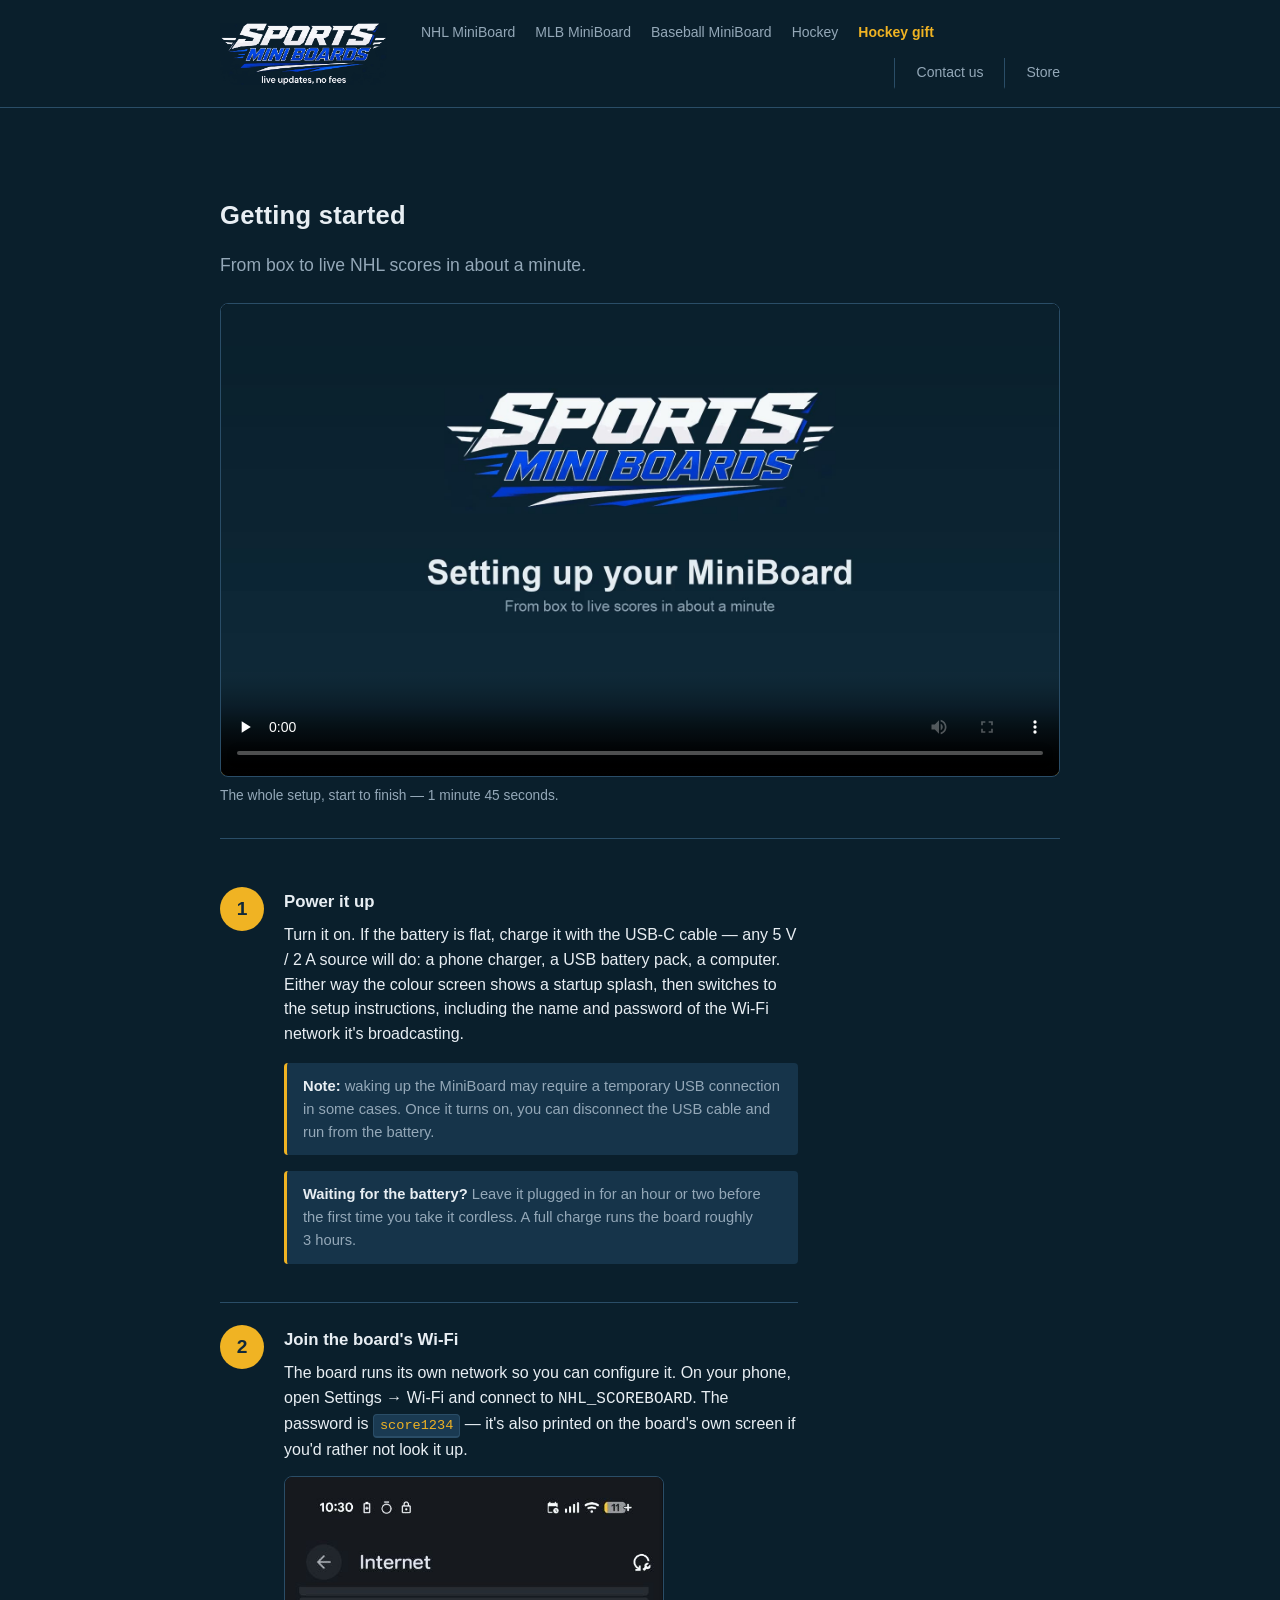
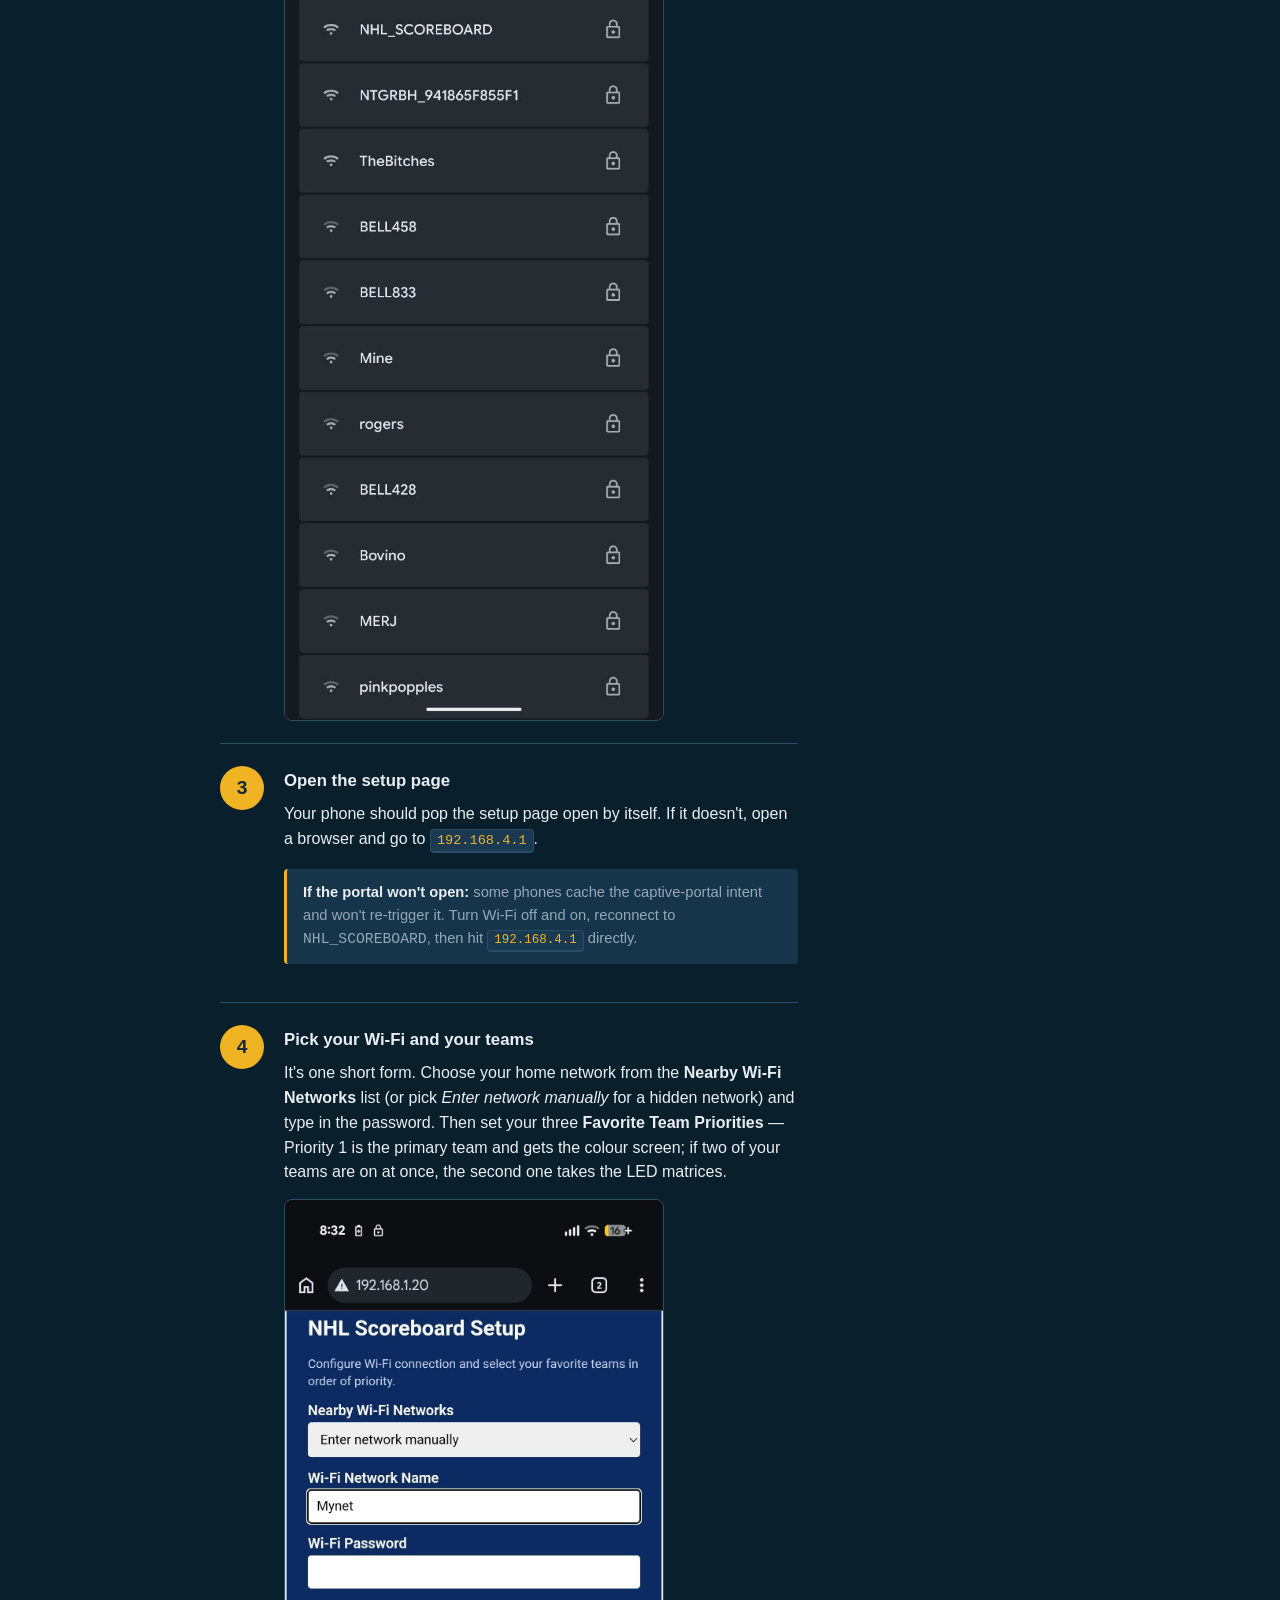
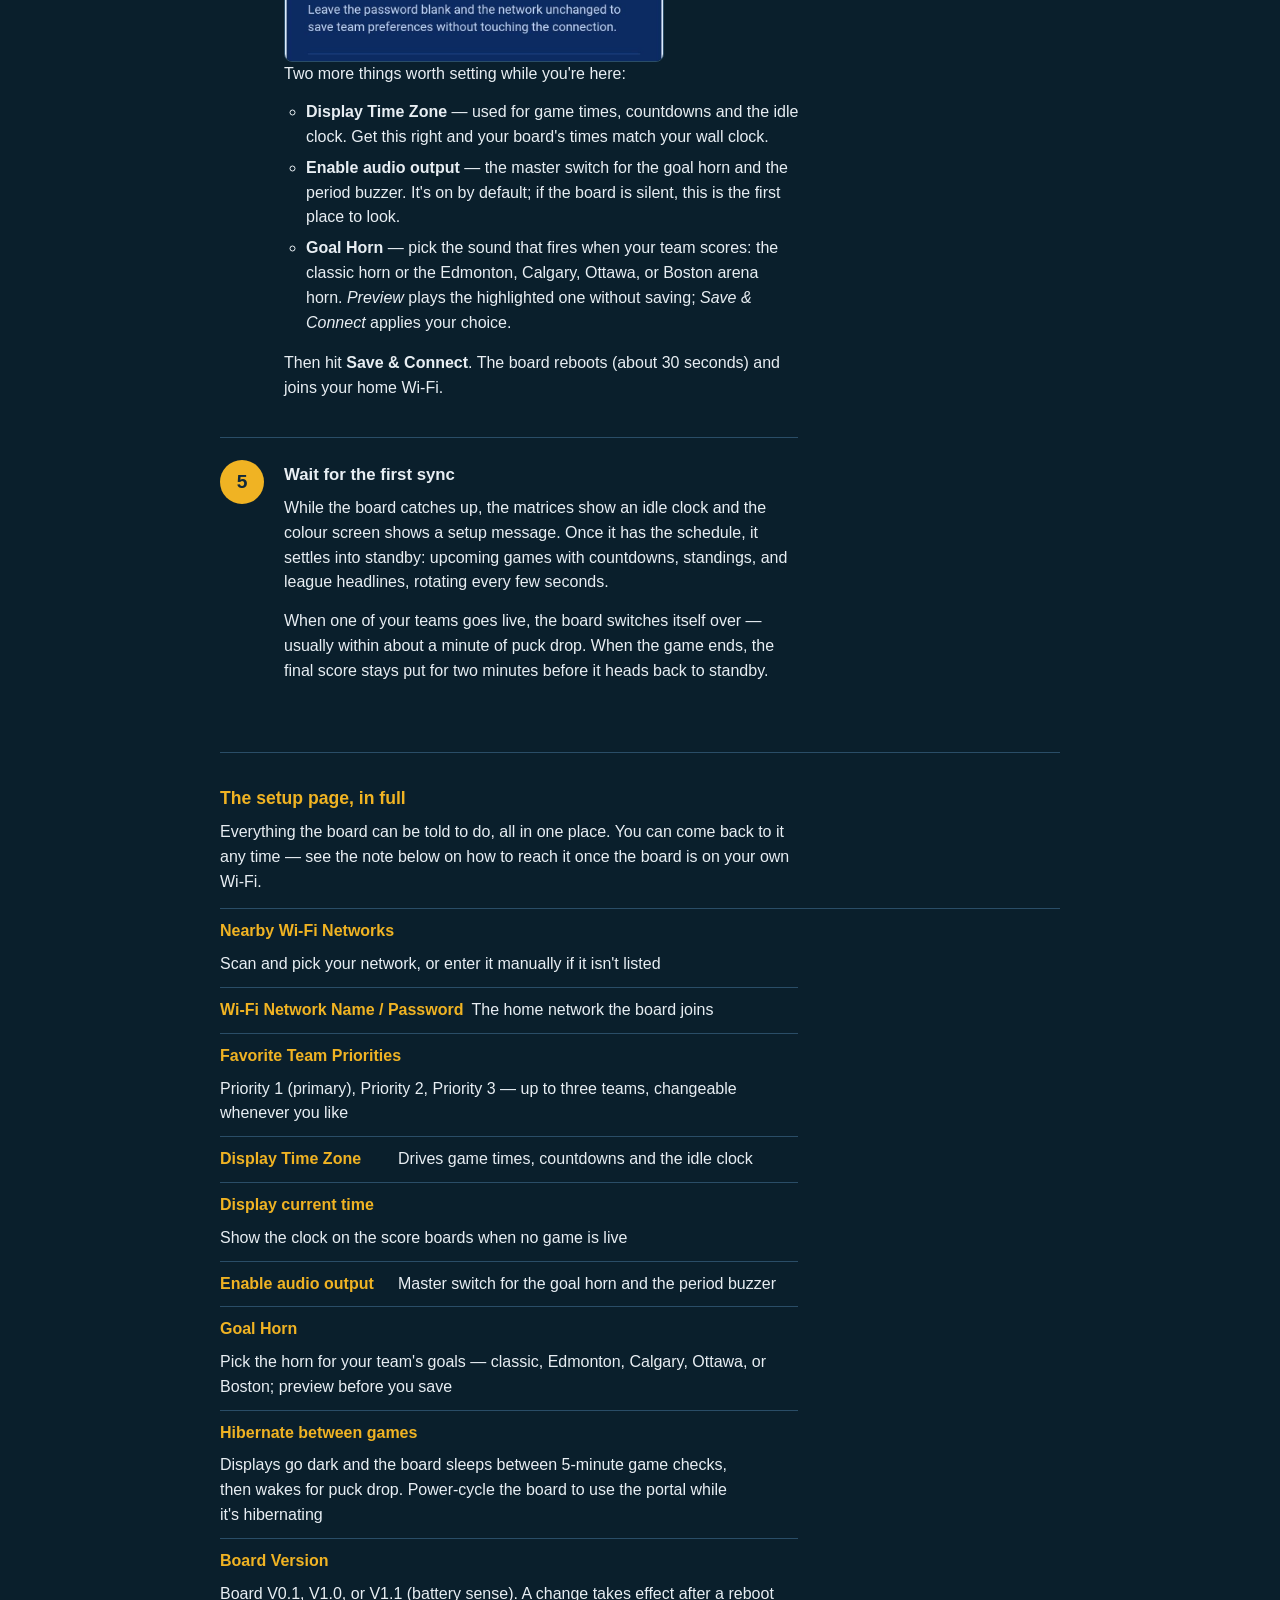
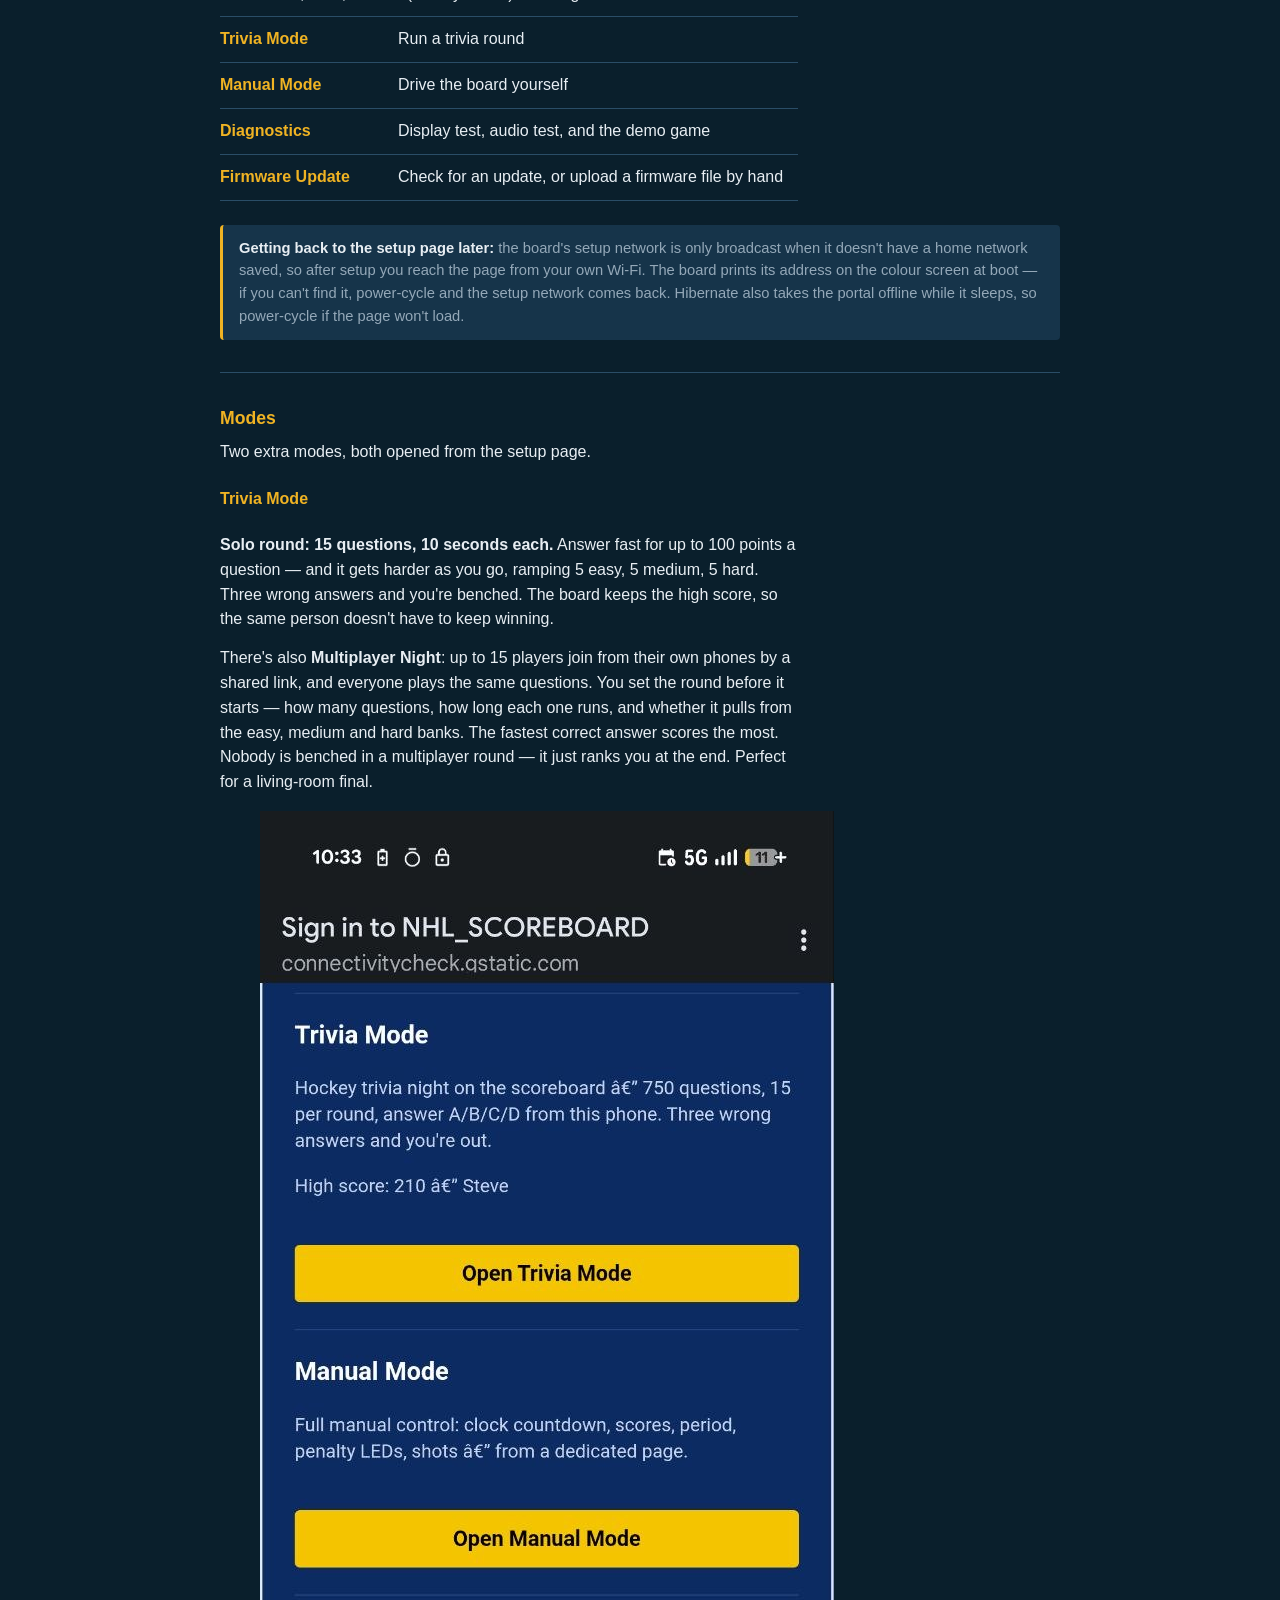
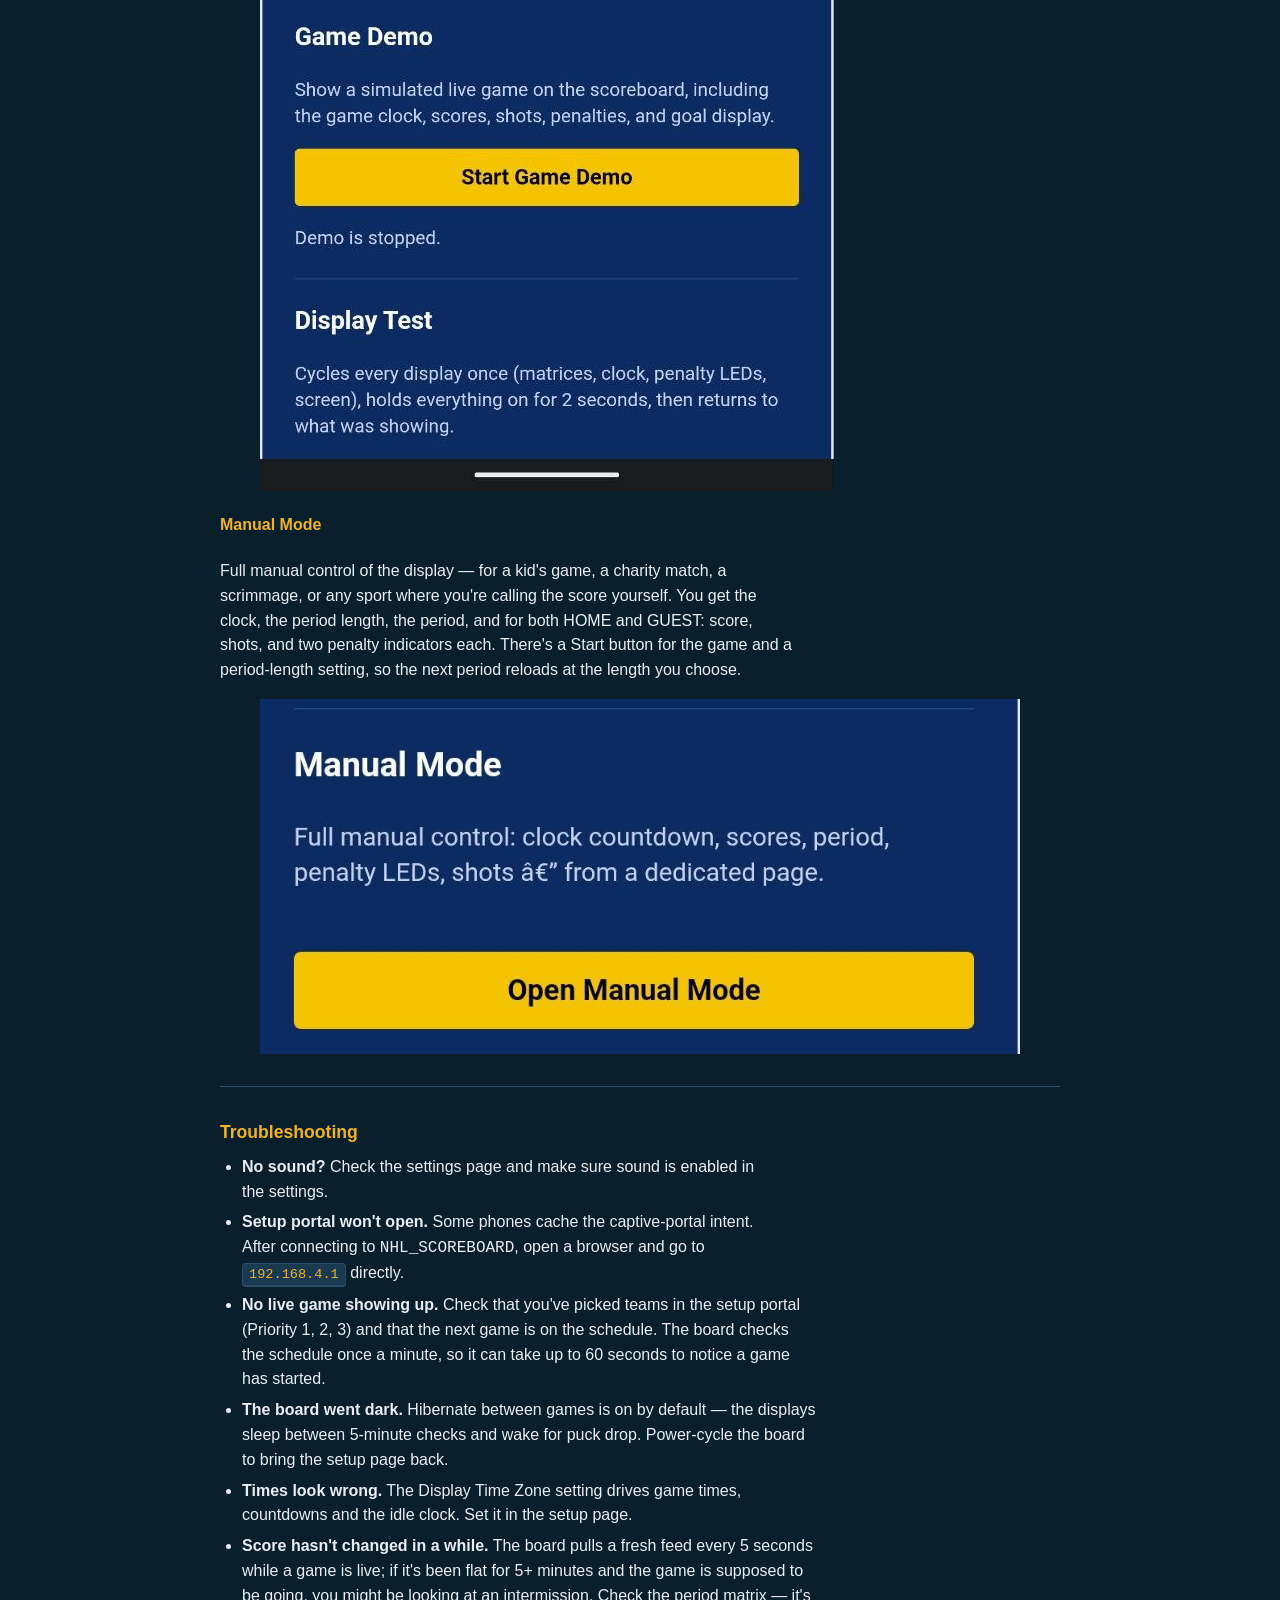
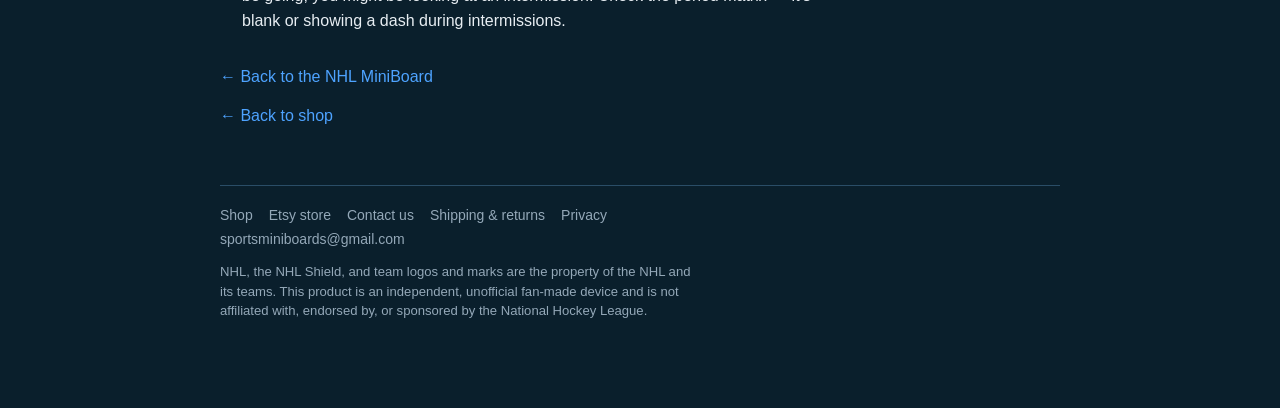
<file: getting-started.html>
<!doctype html>
<html lang="en">
<head>
<meta charset="utf-8">
<meta name="viewport" content="width=device-width, initial-scale=1">
<title>Getting started — Sports MiniBoards</title>
<meta name="description" content="Step-by-step setup for the NHL MiniBoard: first power-up, Wi-Fi, team picker, trivia night, manual mode, and troubleshooting.">
<link rel="icon" href="assets/favicon.png" type="image/png">
<link rel="apple-touch-icon" href="assets/favicon.png">
<link rel="canonical" href="https://sports-miniboards.com/getting-started.html">
<meta property="og:type" content="website">
<meta property="og:site_name" content="Sports MiniBoards">
<meta property="og:title" content="Getting started — Sports MiniBoards">
<meta property="og:description" content="Step-by-step setup for the NHL MiniBoard: first power-up, Wi-Fi, team picker, trivia night, and manual mode.">
<meta property="og:url" content="https://sports-miniboards.com/getting-started.html">
<meta property="og:image" content="https://sports-miniboards.com/assets/og.png">
<meta property="og:image:width" content="1200">
<meta property="og:image:height" content="630">
<meta name="twitter:card" content="summary_large_image">
<meta name="twitter:title" content="Getting started — Sports MiniBoards">
<meta name="twitter:description" content="Step-by-step setup for the NHL MiniBoard: first power-up, Wi-Fi, team picker, trivia night, and manual mode.">
<meta name="twitter:image" content="https://sports-miniboards.com/assets/og.png">
<link rel="stylesheet" href="css/style.css">
</head>
<body>

<a class="skip-link" href="#main">Skip to content</a>

<header class="site-header">
  <div class="container">
    <h1><a href="index.html"><img src="assets/logo-lockup.png" alt="Sports MiniBoards — live updates, no fees" class="brand-logo"></a></h1>
    <nav aria-label="Products">
      <a href="nhl.html">NHL MiniBoard</a>
      <a href="mlb.html">MLB MiniBoard</a>
      <a href="baseball-miniboard.html">Baseball MiniBoard</a>
      <a href="hockey.html">Hockey</a>
      <a href="christmas.html" class="seasonal">Hockey gift</a>
      <div class="nav-right">
        <a href="contact.html" class="nav-contact">Contact us</a>
        <a href="https://sportsminiboards.etsy.com" class="nav-store" target="_blank" rel="noopener">Store</a>
      </div>
    </nav>
  </div>
</header>

<main class="container" id="main">

  <h2>Getting started</h2>
  <p class="lede">From box to live NHL scores in about a minute.</p>

  <figure class="promo">
    <video controls preload="none" poster="assets/nhl-setup-video-poster.jpg" playsinline>
      <source src="assets/nhl-setup-video.mp4" type="video/mp4">
      Your browser can't play this video. <a href="assets/nhl-setup-video.mp4">Download it instead.</a>
    </video>
    <figcaption>The whole setup, start to finish — 1 minute 45 seconds.</figcaption>
  </figure>

  <hr>

  <ol class="steps">

    <li>
      <h3>Power it up</h3>
      <p>Turn it on. If the battery is flat, charge it with the USB-C cable — any 5 V / 2 A source will do: a phone charger, a USB battery pack, a computer. Either way the colour screen shows a startup splash, then switches to the setup instructions, including the name and password of the Wi-Fi network it's broadcasting.</p>
      <div class="callout">
        <strong>Note:</strong> waking up the MiniBoard may require a temporary USB connection in some cases. Once it turns on, you can disconnect the USB cable and run from the battery.
      </div>
      <div class="callout">
        <strong>Waiting for the battery?</strong> Leave it plugged in for an hour or two before the first time you take it cordless. A full charge runs the board roughly 3 hours.
      </div>
    </li>

    <li>
      <h3>Join the board's Wi-Fi</h3>
      <p>The board runs its own network so you can configure it. On your phone, open Settings → Wi-Fi and connect to <code>NHL_SCOREBOARD</code>. The password is <span class="kbd">score1234</span> — it's also printed on the board's own screen if you'd rather not look it up.</p>
      <figure class="step-figure">
        <img src="assets/nhl-wifi-list.jpg" alt="Android phone Wi-Fi list with NHL_SCOREBOARD at the top of the available networks">
      </figure>
    </li>

    <li>
      <h3>Open the setup page</h3>
      <p>Your phone should pop the setup page open by itself. If it doesn't, open a browser and go to <span class="kbd">192.168.4.1</span>.</p>
      <div class="callout">
        <strong>If the portal won't open:</strong> some phones cache the captive-portal intent and won't re-trigger it. Turn Wi-Fi off and on, reconnect to <code>NHL_SCOREBOARD</code>, then hit <span class="kbd">192.168.4.1</span> directly.
      </div>
    </li>

    <li>
      <h3>Pick your Wi-Fi and your teams</h3>
      <p>It's one short form. Choose your home network from the <strong>Nearby Wi-Fi Networks</strong> list (or pick <em>Enter network manually</em> for a hidden network) and type in the password. Then set your three <strong>Favorite Team Priorities</strong> — Priority 1 is the primary team and gets the colour screen; if two of your teams are on at once, the second one takes the LED matrices.</p>
      <figure class="step-figure">
        <img src="assets/nhl-setup-portal.jpg" alt="Phone screen showing the setup portal's Wi-Fi fields: a Nearby Wi-Fi Networks list, the network name filled in, and an empty password field">
      </figure>
      <p>Two more things worth setting while you're here:</p>
      <ul>
        <li><strong>Display Time Zone</strong> — used for game times, countdowns and the idle clock. Get this right and your board's times match your wall clock.</li>
        <li><strong>Enable audio output</strong> — the master switch for the goal horn and the period buzzer. It's on by default; if the board is silent, this is the first place to look.</li>
        <li><strong>Goal Horn</strong> — pick the sound that fires when your team scores: the classic horn or the Edmonton, Calgary, Ottawa, or Boston arena horn. <em>Preview</em> plays the highlighted one without saving; <em>Save &amp; Connect</em> applies your choice.</li>
      </ul>
      <p>Then hit <strong>Save &amp; Connect</strong>. The board reboots (about 30 seconds) and joins your home Wi-Fi.</p>
    </li>

    <li>
      <h3>Wait for the first sync</h3>
      <p>While the board catches up, the matrices show an idle clock and the colour screen shows a setup message. Once it has the schedule, it settles into standby: upcoming games with countdowns, standings, and league headlines, rotating every few seconds.</p>
      <p>When one of your teams goes live, the board switches itself over — usually within about a minute of puck drop. When the game ends, the final score stays put for two minutes before it heads back to standby.</p>
    </li>

  </ol>

  <hr>

  <h3>The setup page, in full</h3>
  <p>Everything the board can be told to do, all in one place. You can come back to it any time — see the note below on how to reach it once the board is on your own Wi-Fi.</p>

  <ul class="facts">
    <li><span class="key">Nearby Wi-Fi Networks</span><span class="val">Scan and pick your network, or enter it manually if it isn't listed</span></li>
    <li><span class="key">Wi-Fi Network Name / Password</span><span class="val">The home network the board joins</span></li>
    <li><span class="key">Favorite Team Priorities</span><span class="val">Priority 1 (primary), Priority 2, Priority 3 — up to three teams, changeable whenever you like</span></li>
    <li><span class="key">Display Time Zone</span><span class="val">Drives game times, countdowns and the idle clock</span></li>
    <li><span class="key">Display current time</span><span class="val">Show the clock on the score boards when no game is live</span></li>
    <li><span class="key">Enable audio output</span><span class="val">Master switch for the goal horn and the period buzzer</span></li>
    <li><span class="key">Goal Horn</span><span class="val">Pick the horn for your team's goals — classic, Edmonton, Calgary, Ottawa, or Boston; preview before you save</span></li>
    <li><span class="key">Hibernate between games</span><span class="val">Displays go dark and the board sleeps between 5-minute game checks, then wakes for puck drop. Power-cycle the board to use the portal while it's hibernating</span></li>
    <li><span class="key">Board Version</span><span class="val">Board V0.1, V1.0, or V1.1 (battery sense). A change takes effect after a reboot</span></li>
    <li><span class="key">Trivia Mode</span><span class="val">Run a trivia round</span></li>
    <li><span class="key">Manual Mode</span><span class="val">Drive the board yourself</span></li>
    <li><span class="key">Diagnostics</span><span class="val">Display test, audio test, and the demo game</span></li>
    <li><span class="key">Firmware Update</span><span class="val">Check for an update, or upload a firmware file by hand</span></li>
  </ul>

  <div class="callout">
    <strong>Getting back to the setup page later:</strong> the board's setup network is only broadcast when it doesn't have a home network saved, so after setup you reach the page from your own Wi-Fi. The board prints its address on the colour screen at boot — if you can't find it, power-cycle and the setup network comes back. Hibernate also takes the portal offline while it sleeps, so power-cycle if the page won't load.
  </div>

  <hr>

  <h3>Modes</h3>
  <p>Two extra modes, both opened from the setup page.</p>

  <h4 style="margin-top: 22px; color: var(--gold); font-size: 1rem;">Trivia Mode</h4>
  <p><strong>Solo round: 15 questions, 10 seconds each.</strong> Answer fast for up to 100 points a question — and it gets harder as you go, ramping 5 easy, 5 medium, 5 hard. Three wrong answers and you're benched. The board keeps the high score, so the same person doesn't have to keep winning.</p>
  <p>There's also <strong>Multiplayer Night</strong>: up to 15 players join from their own phones by a shared link, and everyone plays the same questions. You set the round before it starts — how many questions, how long each one runs, and whether it pulls from the easy, medium and hard banks. The fastest correct answer scores the most. Nobody is benched in a multiplayer round — it just ranks you at the end. Perfect for a living-room final.</p>
  <figure class="step-figure">
    <img src="assets/nhl-trivia-mode.jpg" alt="Phone screen showing the scoreboard's setup portal, with the Trivia Mode section and buttons for Trivia Mode, Manual Mode, Game Demo and Display Test">
  </figure>

  <h4 style="margin-top: 22px; color: var(--gold); font-size: 1rem;">Manual Mode</h4>
  <p>Full manual control of the display — for a kid's game, a charity match, a scrimmage, or any sport where you're calling the score yourself. You get the clock, the period length, the period, and for both HOME and GUEST: score, shots, and two penalty indicators each. There's a Start button for the game and a period-length setting, so the next period reloads at the length you choose.</p>
  <figure class="step-figure">
    <img src="assets/nhl-manual-mode.jpg" alt="The manual mode page in the setup portal">
  </figure>

  <hr>

  <h3>Troubleshooting</h3>
  <ul>
    <li><strong>No sound?</strong> Check the settings page and make sure sound is enabled in the settings.</li>
    <li><strong>Setup portal won't open.</strong> Some phones cache the captive-portal intent. After connecting to <code>NHL_SCOREBOARD</code>, open a browser and go to <span class="kbd">192.168.4.1</span> directly.</li>
    <li><strong>No live game showing up.</strong> Check that you've picked teams in the setup portal (Priority 1, 2, 3) and that the next game is on the schedule. The board checks the schedule once a minute, so it can take up to 60 seconds to notice a game has started.</li>
    <li><strong>The board went dark.</strong> Hibernate between games is on by default — the displays sleep between 5-minute checks and wake for puck drop. Power-cycle the board to bring the setup page back.</li>
    <li><strong>Times look wrong.</strong> The Display Time Zone setting drives game times, countdowns and the idle clock. Set it in the setup page.</li>
    <li><strong>Score hasn't changed in a while.</strong> The board pulls a fresh feed every 5 seconds while a game is live; if it's been flat for 5+ minutes and the game is supposed to be going, you might be looking at an intermission. Check the period matrix — it's blank or showing a dash during intermissions.</li>
  </ul>

  <p style="margin-top: 32px;"><a href="nhl.html">&larr; Back to the NHL MiniBoard</a></p>
  <p><a href="index.html">&larr; Back to shop</a></p>

  <footer class="fine">
    <p class="foot-links"><a href="index.html">Shop</a><a href="https://sportsminiboards.etsy.com" target="_blank" rel="noopener">Etsy store</a><a href="contact.html">Contact us</a><a href="shipping.html">Shipping &amp; returns</a><a href="privacy.html">Privacy</a><a href="mailto:sportsminiboards@gmail.com">sportsminiboards@gmail.com</a></p>
    <p>NHL, the NHL Shield, and team logos and marks are the property of the NHL and its teams. This product is an independent, unofficial fan-made device and is not affiliated with, endorsed by, or sponsored by the National Hockey League.</p>
  </footer>

</main>

</body>
</html>
</file>
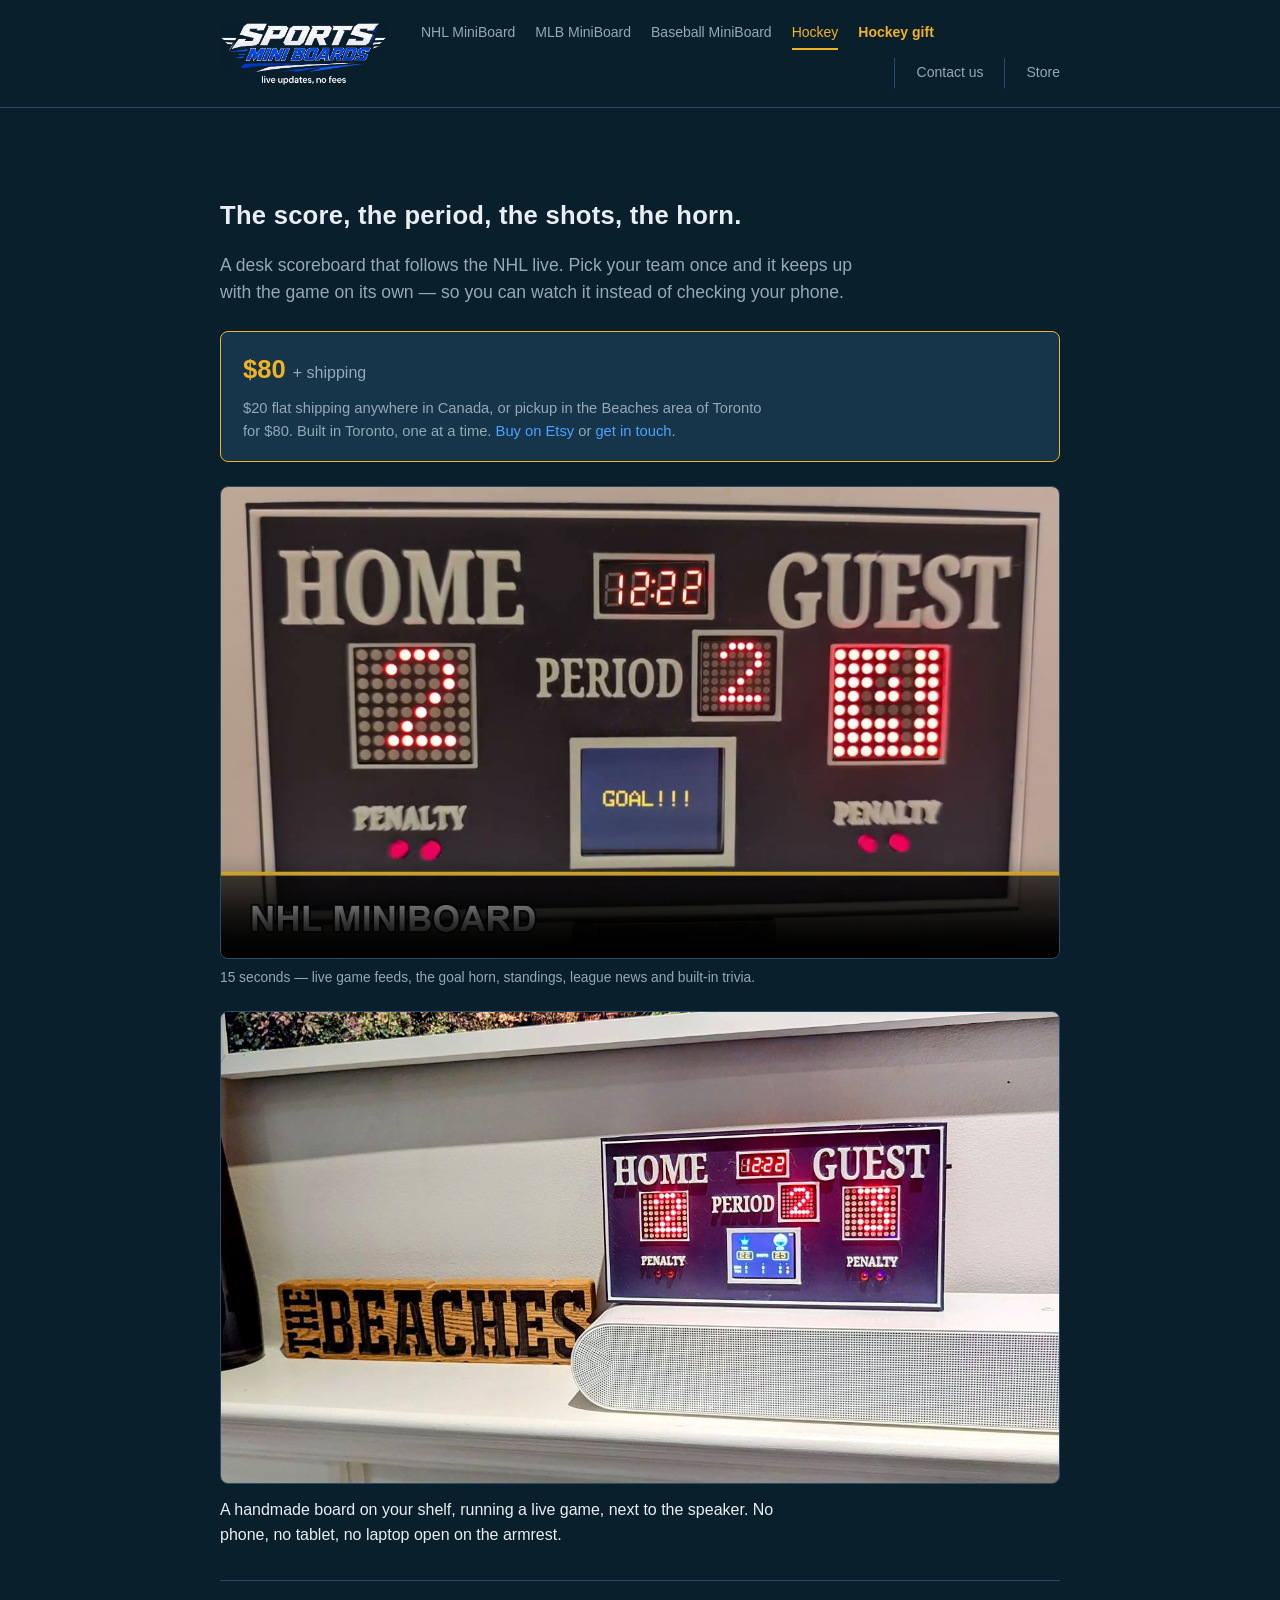
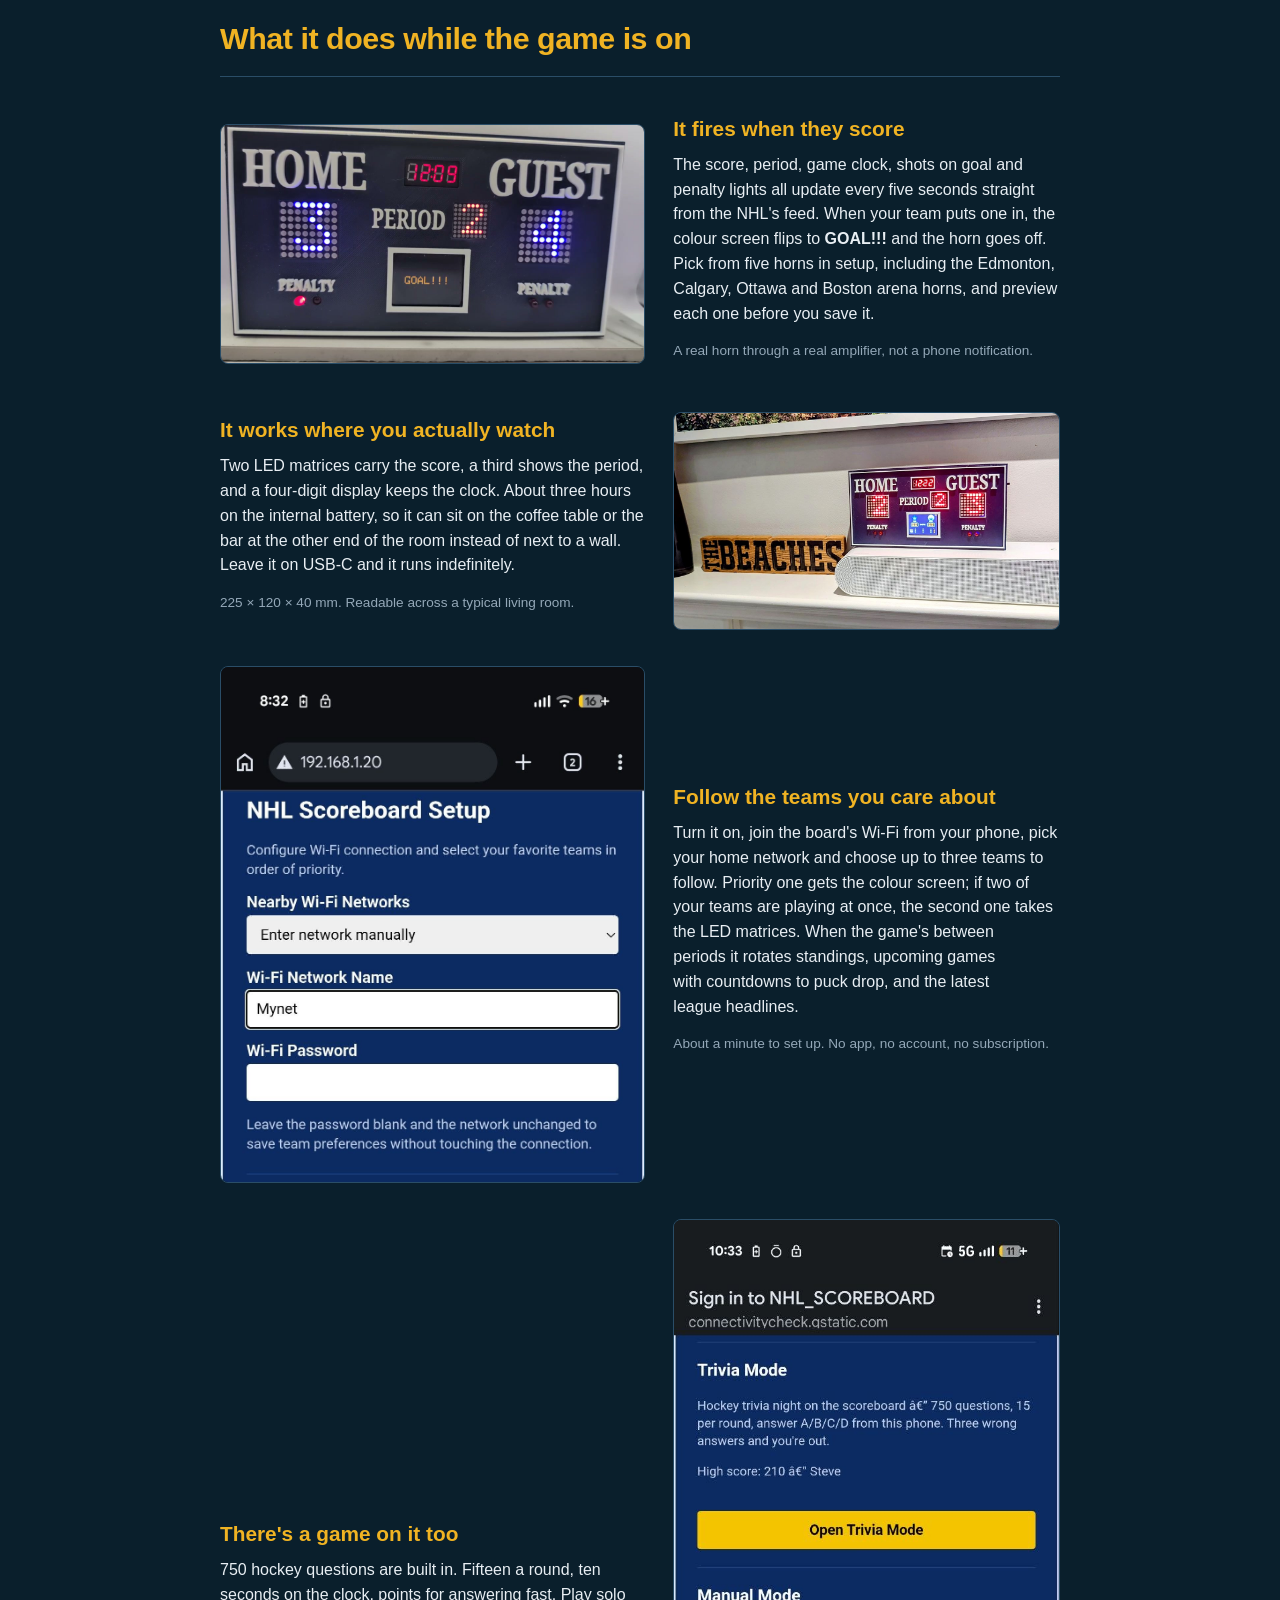
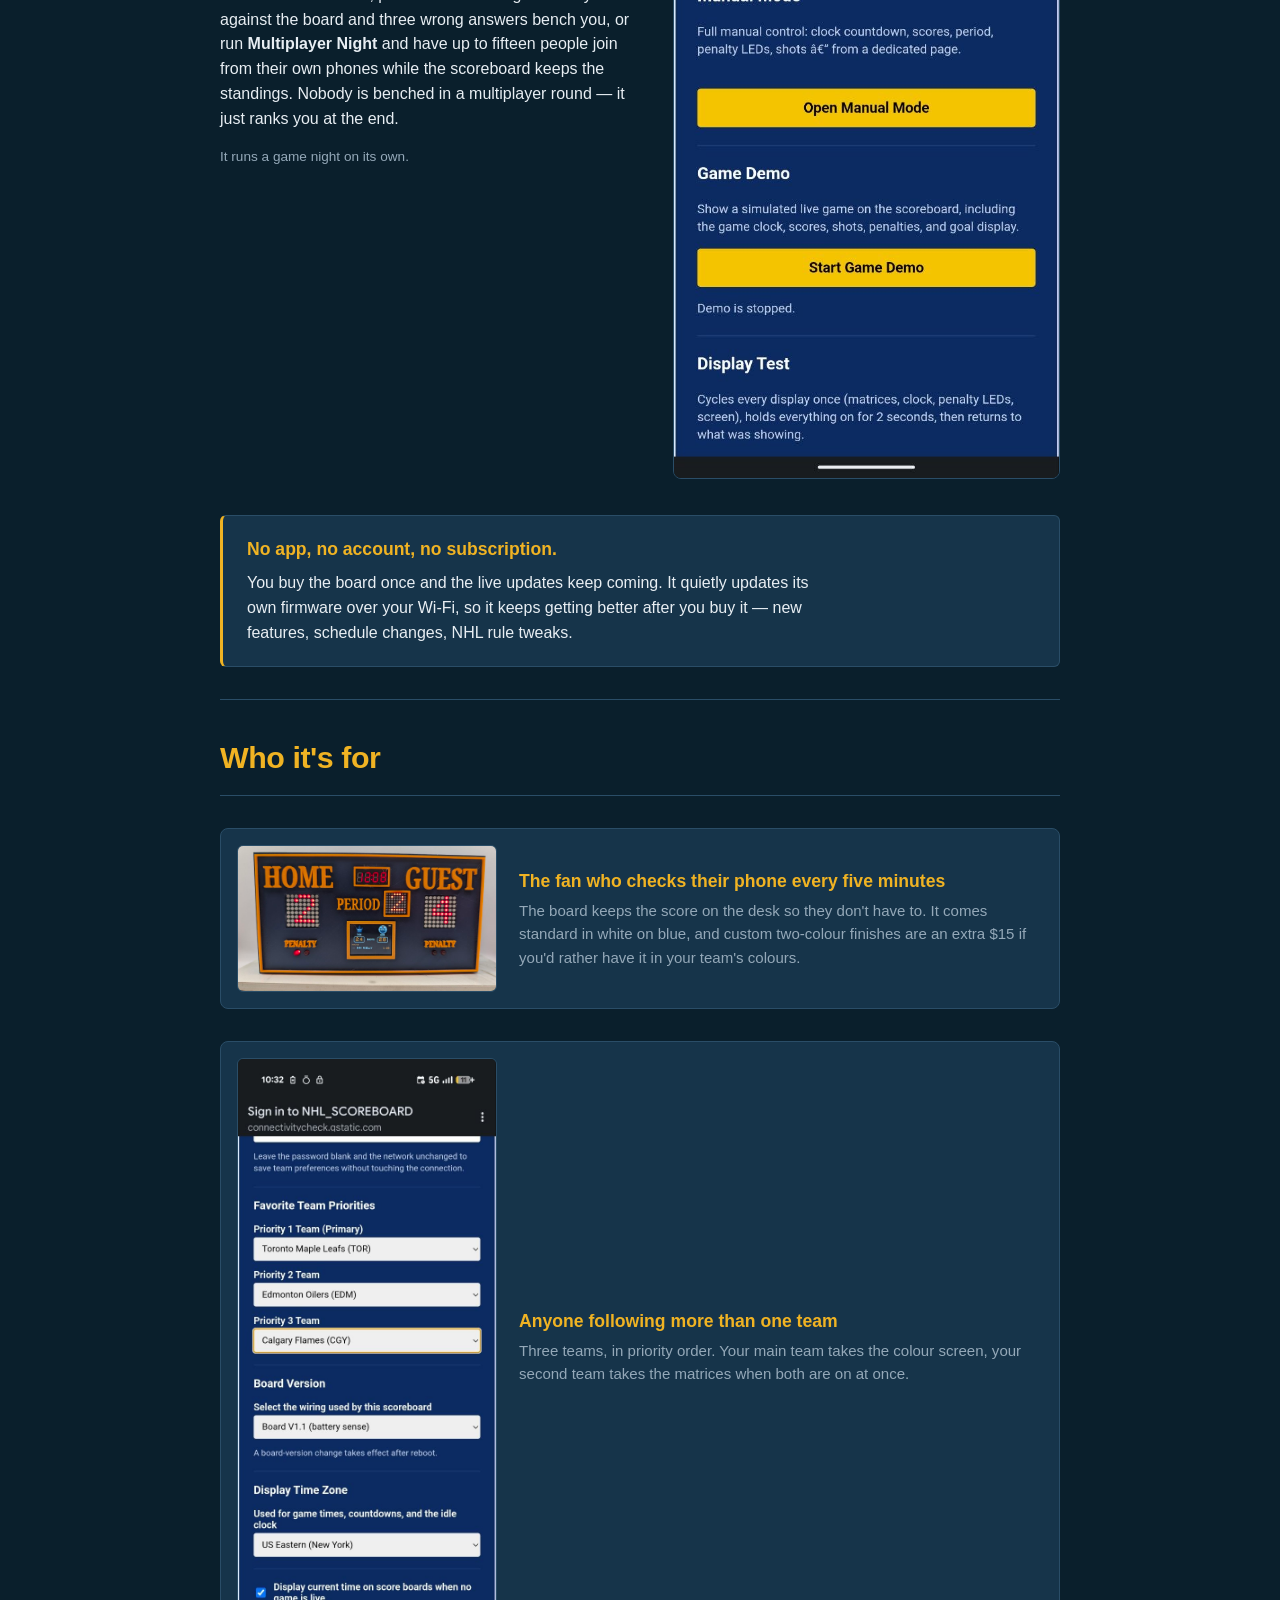
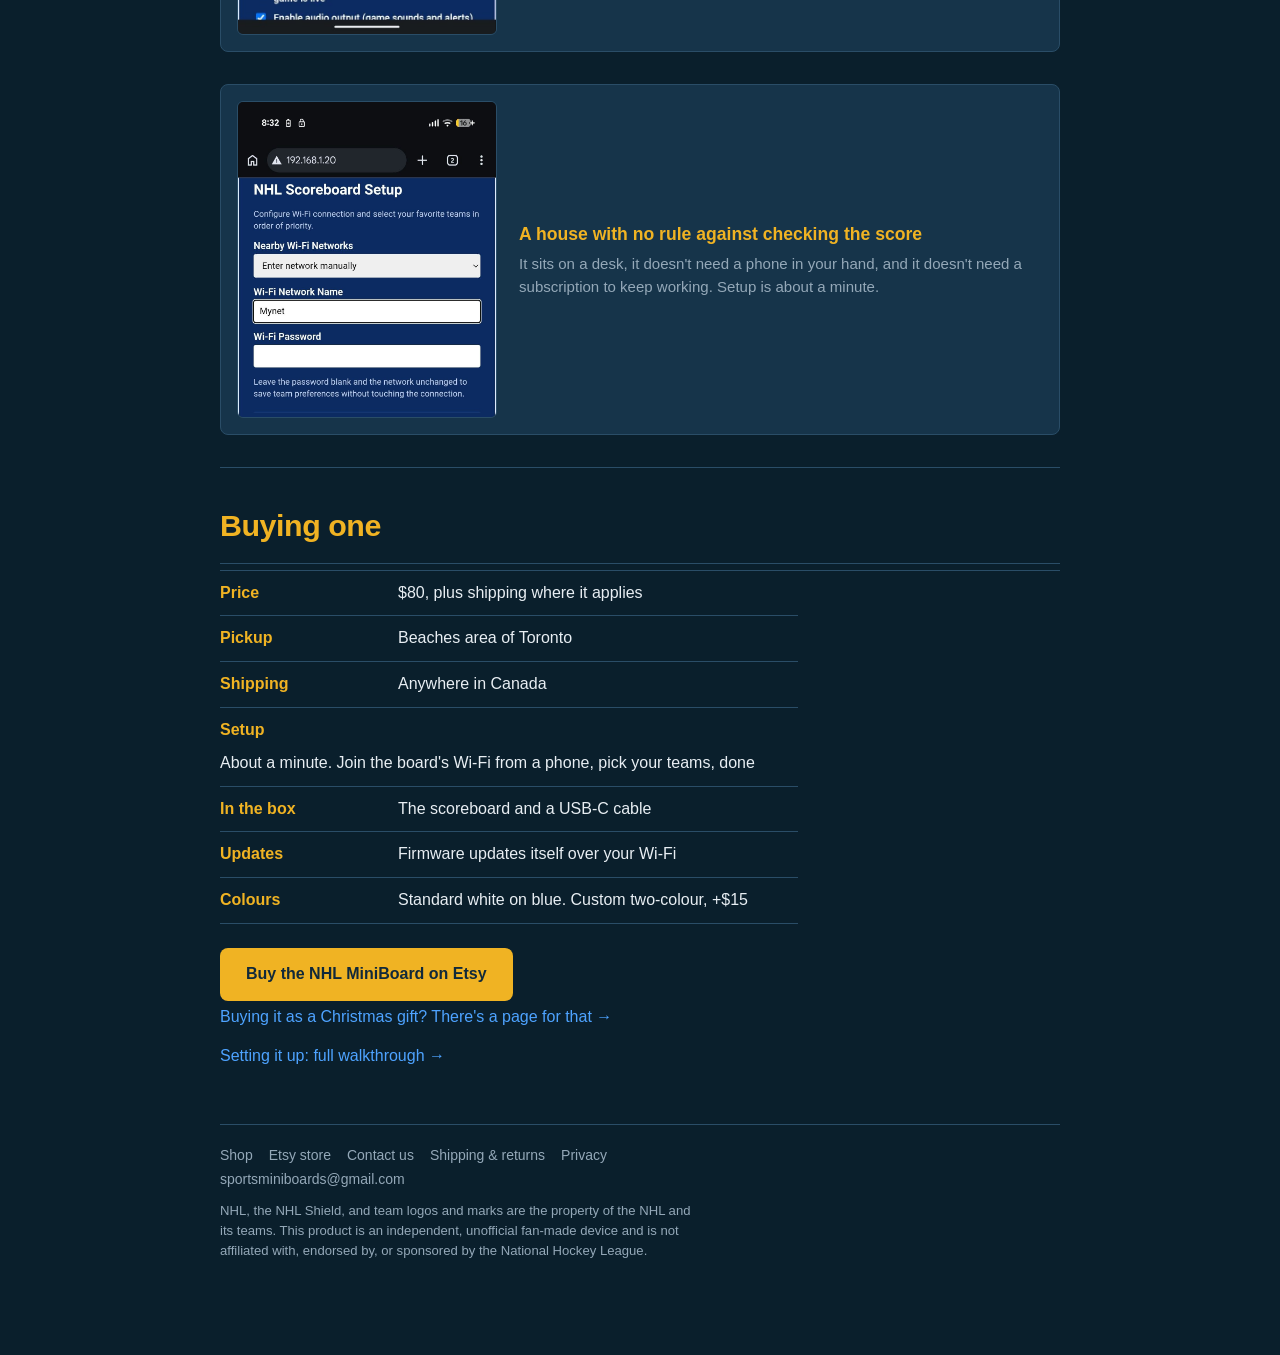
<file: hockey.html>
<!doctype html>
<html lang="en">
<head>
<meta charset="utf-8">
<meta name="viewport" content="width=device-width, initial-scale=1">
<title>NHL MiniBoard — a live scoreboard for the way hockey gets watched</title>
<meta name="description" content="A hand-built desktop NHL scoreboard: live score, period, shots, penalties and a goal horn, updating every five seconds. $80 plus shipping, built in Toronto. Runs about three hours on battery.">
<link rel="icon" href="assets/favicon.png" type="image/png">
<link rel="apple-touch-icon" href="assets/favicon.png">
<link rel="canonical" href="https://sports-miniboards.com/hockey.html">
<meta property="og:type" content="website">
<meta property="og:site_name" content="Sports MiniBoards">
<meta property="og:title" content="NHL MiniBoard — a live scoreboard for the way hockey gets watched">
<meta property="og:description" content="A hand-built desktop NHL scoreboard: live score, period, shots, penalties and a goal horn, updating every five seconds. $80 plus shipping, built in Toronto. Runs about three hours on battery.">
<meta property="og:url" content="https://sports-miniboards.com/hockey.html">
<meta property="og:image" content="https://sports-miniboards.com/assets/nhl-living-room.jpg">
<meta property="og:image:width" content="1280">
<meta property="og:image:height" content="720">
<meta name="twitter:card" content="summary_large_image">
<meta name="twitter:title" content="NHL MiniBoard — a live scoreboard for the way hockey gets watched">
<meta name="twitter:description" content="A hand-built desktop NHL scoreboard: live score, period, shots, penalties and a goal horn, updating every five seconds. $80 plus shipping, built in Toronto.">
<meta name="twitter:image" content="https://sports-miniboards.com/assets/nhl-living-room.jpg">
<link rel="stylesheet" href="css/style.css">
</head>
<body>

<a class="skip-link" href="#main">Skip to content</a>

<header class="site-header">
  <div class="container">
    <h1><a href="index.html"><img src="assets/logo-lockup.png" alt="Sports MiniBoards — live updates, no fees" class="brand-logo"></a></h1>
    <nav aria-label="Products">
      <a href="nhl.html">NHL MiniBoard</a>
      <a href="mlb.html">MLB MiniBoard</a>
      <a href="baseball-miniboard.html">Baseball MiniBoard</a>
      <a href="hockey.html" class="active" aria-current="page">Hockey</a>
      <a href="christmas.html" class="seasonal">Hockey gift</a>
      <div class="nav-right">
        <a href="contact.html" class="nav-contact">Contact us</a>
        <a href="https://sportsminiboards.etsy.com" class="nav-store" target="_blank" rel="noopener">Store</a>
      </div>
    </nav>
  </div>
</header>

<main class="container" id="main">

  <h2>The score, the period, the shots, the horn.</h2>
  <p class="lede">A desk scoreboard that follows the NHL live. Pick your team once and it keeps up with the game on its own — so you can watch it instead of checking your phone.</p>

  <div class="buy">
    <p class="price">$80 <span class="price-note">+ shipping</span></p>
    <p class="terms">$20 flat shipping anywhere in Canada, or pickup in the Beaches area of Toronto for $80. Built in Toronto, one at a time. <a href="https://sportsminiboards.etsy.com" target="_blank" rel="noopener">Buy on Etsy</a> or <a href="contact.html">get in touch</a>.</p>
  </div>

  <figure class="promo">
    <video controls preload="none" poster="assets/nhl-promo-poster.jpg" playsinline>
      <source src="assets/nhl-promo.mp4" type="video/mp4">
      Your browser can't play this video. <a href="assets/nhl-promo.mp4">Download it instead.</a>
    </video>
    <figcaption>15 seconds — live game feeds, the goal horn, standings, league news and built-in trivia.</figcaption>
  </figure>

  <figure class="board-photo">
    <img src="assets/nhl-living-room.jpg" alt="The NHL MiniBoard on a shelf next to a speaker, running a Toronto Maple Leafs game against the Edmonton Oilers — the shot counts and team logos on the colour screen, the game clock lit above the score matrices">
  </figure>
  <p style="margin-top: -12px;">A handmade board on your shelf, running a live game, next to the speaker. No phone, no tablet, no laptop open on the armrest.</p>

  <hr>

  <h2 class="section-title">What it does while the game is on</h2>

  <section class="feature">
    <div class="feature-media">
      <img src="assets/nhl-goal-frame.jpg" alt="The NHL MiniBoard colour screen showing GOAL!!! with the score matrices lit up">
    </div>
    <div class="feature-body">
      <h3>It fires when they score</h3>
      <p>The score, period, game clock, shots on goal and penalty lights all update every five seconds straight from the NHL's feed. When your team puts one in, the colour screen flips to <strong>GOAL!!!</strong> and the horn goes off. Pick from five horns in setup, including the Edmonton, Calgary, Ottawa and Boston arena horns, and preview each one before you save it.</p>
      <p class="feat-meta">A real horn through a real amplifier, not a phone notification.</p>
    </div>
  </section>

  <section class="feature reverse">
    <div class="feature-media">
      <img src="assets/nhl-living-room.jpg" alt="The NHL MiniBoard on a shelf next to a speaker, running a Toronto Maple Leafs game against the Edmonton Oilers — the shot counts and team logos on the colour screen, the game clock lit above the score matrices">
    </div>
    <div class="feature-body">
      <h3>It works where you actually watch</h3>
      <p>Two LED matrices carry the score, a third shows the period, and a four-digit display keeps the clock. About three hours on the internal battery, so it can sit on the coffee table or the bar at the other end of the room instead of next to a wall. Leave it on USB-C and it runs indefinitely.</p>
      <p class="feat-meta">225 × 120 × 40 mm. Readable across a typical living room.</p>
    </div>
  </section>

  <section class="feature">
    <div class="feature-media">
      <img src="assets/nhl-setup-portal.jpg" alt="Phone screen showing the setup portal's Wi-Fi fields: a Nearby Wi-Fi Networks list, the network name filled in, and an empty password field">
    </div>
    <div class="feature-body">
      <h3>Follow the teams you care about</h3>
      <p>Turn it on, join the board's Wi-Fi from your phone, pick your home network and choose up to three teams to follow. Priority one gets the colour screen; if two of your teams are playing at once, the second one takes the LED matrices. When the game's between periods it rotates standings, upcoming games with countdowns to puck drop, and the latest league headlines.</p>
      <p class="feat-meta">About a minute to set up. No app, no account, no subscription.</p>
    </div>
  </section>

  <section class="feature reverse">
    <div class="feature-media">
      <img src="assets/nhl-trivia-mode.jpg" alt="Phone screen showing the scoreboard's setup portal, with the Trivia Mode section and buttons for Trivia Mode, Manual Mode, Game Demo and Display Test">
    </div>
    <div class="feature-body">
      <h3>There's a game on it too</h3>
      <p>750 hockey questions are built in. Fifteen a round, ten seconds on the clock, points for answering fast. Play solo against the board and three wrong answers bench you, or run <strong>Multiplayer Night</strong> and have up to fifteen people join from their own phones while the scoreboard keeps the standings. Nobody is benched in a multiplayer round — it just ranks you at the end.</p>
      <p class="feat-meta">It runs a game night on its own.</p>
    </div>
  </section>

  <section class="strip">
    <h3>No app, no account, no subscription.</h3>
    <p>You buy the board once and the live updates keep coming. It quietly updates its own firmware over your Wi-Fi, so it keeps getting better after you buy it — new features, schedule changes, NHL rule tweaks.</p>
  </section>

  <hr>

  <h2 class="section-title">Who it's for</h2>

  <section class="feature-mini">
    <div class="feature-mini-media">
      <img src="assets/nhl-orange.jpg" alt="The NHL MiniBoard in the orange colourway with orange lettering and trim">
    </div>
    <div class="feature-mini-body">
      <h3>The fan who checks their phone every five minutes</h3>
      <p>The board keeps the score on the desk so they don't have to. It comes standard in white on blue, and custom two-colour finishes are an extra $15 if you'd rather have it in your team's colours.</p>
    </div>
  </section>

  <section class="feature-mini">
    <div class="feature-mini-media">
      <img src="assets/nhl-team-picker.jpg" alt="The NHL MiniBoard team picker showing three team priority dropdowns set to Toronto, Edmonton and Calgary">
    </div>
    <div class="feature-mini-body">
      <h3>Anyone following more than one team</h3>
      <p>Three teams, in priority order. Your main team takes the colour screen, your second team takes the matrices when both are on at once.</p>
    </div>
  </section>

  <section class="feature-mini">
    <div class="feature-mini-media">
      <img src="assets/nhl-setup-portal.jpg" alt="Phone screen showing the setup portal's Wi-Fi fields: a Nearby Wi-Fi Networks list, the network name filled in, and an empty password field">
    </div>
    <div class="feature-mini-body">
      <h3>A house with no rule against checking the score</h3>
      <p>It sits on a desk, it doesn't need a phone in your hand, and it doesn't need a subscription to keep working. Setup is about a minute.</p>
    </div>
  </section>

  <hr>

  <h2 class="section-title">Buying one</h2>

  <ul class="facts">
    <li><span class="key">Price</span><span class="val">$80, plus shipping where it applies</span></li>
    <li><span class="key">Pickup</span><span class="val">Beaches area of Toronto</span></li>
    <li><span class="key">Shipping</span><span class="val">Anywhere in Canada</span></li>
    <li><span class="key">Setup</span><span class="val">About a minute. Join the board's Wi-Fi from a phone, pick your teams, done</span></li>
    <li><span class="key">In the box</span><span class="val">The scoreboard and a USB-C cable</span></li>
    <li><span class="key">Updates</span><span class="val">Firmware updates itself over your Wi-Fi</span></li>
    <li><span class="key">Colours</span><span class="val">Standard white on blue. Custom two-colour, +$15</span></li>
  </ul>

  <p class="cta-row"><a class="btn" href="https://sportsminiboards.etsy.com" target="_blank" rel="noopener">Buy the NHL MiniBoard on Etsy</a></p>
  <p><a href="christmas.html">Buying it as a Christmas gift? There's a page for that &rarr;</a></p>
  <p><a href="getting-started.html">Setting it up: full walkthrough &rarr;</a></p>

  <footer class="fine">
    <p class="foot-links"><a href="index.html">Shop</a><a href="https://sportsminiboards.etsy.com" target="_blank" rel="noopener">Etsy store</a><a href="contact.html">Contact us</a><a href="shipping.html">Shipping &amp; returns</a><a href="privacy.html">Privacy</a><a href="mailto:sportsminiboards@gmail.com">sportsminiboards@gmail.com</a></p>
    <p>NHL, the NHL Shield, and team logos and marks are the property of the NHL and its teams. This product is an independent, unofficial fan-made device and is not affiliated with, endorsed by, or sponsored by the National Hockey League.</p>
  </footer>

</main>

</body>
</html>
</file>
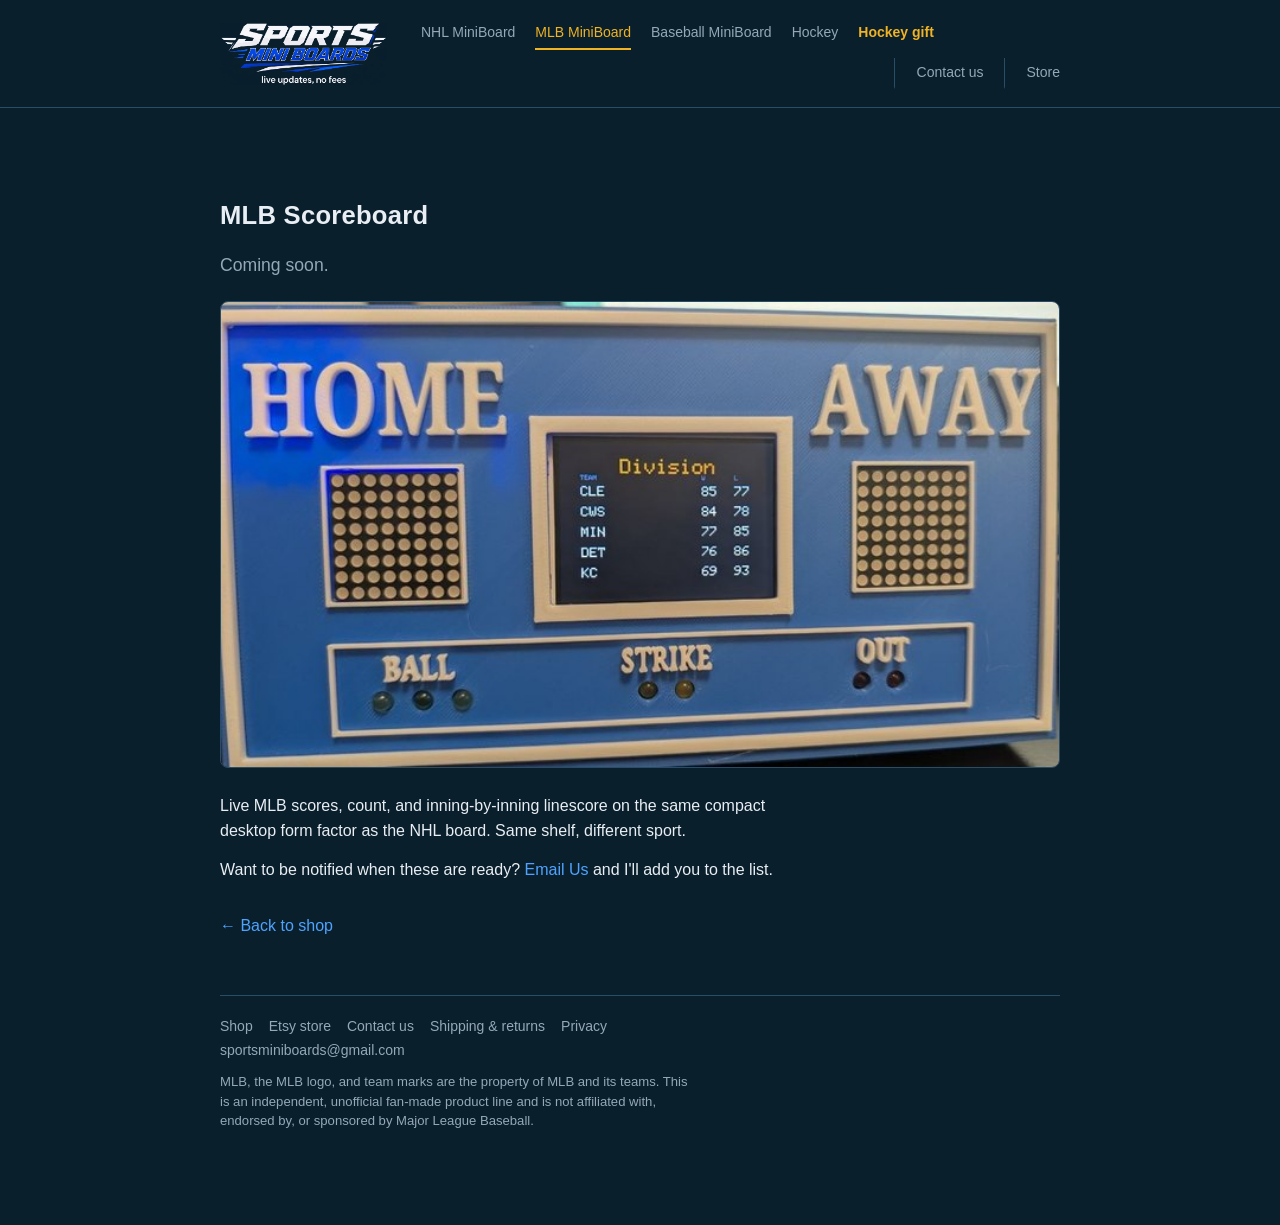
<file: mlb.html>
<!doctype html>
<html lang="en">
<head>
<meta charset="utf-8">
<meta name="viewport" content="width=device-width, initial-scale=1">
<title>MLB Scoreboard — coming soon — Sports MiniBoards</title>
<meta name="description" content="Live MLB scores, count, and inning-by-inning linescore on a compact desktop display. Coming soon to Sports MiniBoards.">
<link rel="icon" href="assets/favicon.png" type="image/png">
<link rel="apple-touch-icon" href="assets/favicon.png">
<link rel="canonical" href="https://sports-miniboards.com/mlb.html">
<meta property="og:type" content="website">
<meta property="og:site_name" content="Sports MiniBoards">
<meta property="og:title" content="MLB Scoreboard — coming soon — Sports MiniBoards">
<meta property="og:description" content="Live MLB scores, count, and inning-by-inning linescore on a compact desktop display. Coming soon.">
<meta property="og:url" content="https://sports-miniboards.com/mlb.html">
<meta property="og:image" content="https://sports-miniboards.com/assets/og.png">
<meta property="og:image:width" content="1200">
<meta property="og:image:height" content="630">
<meta name="twitter:card" content="summary_large_image">
<meta name="twitter:title" content="MLB Scoreboard — coming soon — Sports MiniBoards">
<meta name="twitter:description" content="Live MLB scores, count, and inning-by-inning linescore on a compact desktop display. Coming soon.">
<meta name="twitter:image" content="https://sports-miniboards.com/assets/og.png">
<link rel="stylesheet" href="css/style.css">
</head>
<body>

<a class="skip-link" href="#main">Skip to content</a>

<header class="site-header">
  <div class="container">
    <h1><a href="index.html"><img src="assets/logo-lockup.png" alt="Sports MiniBoards — live updates, no fees" class="brand-logo"></a></h1>
    <nav aria-label="Products">
      <a href="nhl.html">NHL MiniBoard</a>
      <a href="mlb.html" class="active" aria-current="page">MLB MiniBoard</a>
      <a href="baseball-miniboard.html">Baseball MiniBoard</a>
      <a href="hockey.html">Hockey</a>
      <a href="christmas.html" class="seasonal">Hockey gift</a>
      <div class="nav-right">
        <a href="contact.html" class="nav-contact">Contact us</a>
        <a href="https://sportsminiboards.etsy.com" class="nav-store" target="_blank" rel="noopener">Store</a>
      </div>
    </nav>
  </div>
</header>

<main class="container" id="main">

  <h2>MLB Scoreboard</h2>
  <p class="lede">Coming soon.</p>

  <figure class="board-photo">
    <img src="assets/mlb-board.jpg" alt="The MLB Scoreboard: blue face with cream HOME and AWAY lettering, a screen showing the AL Central standings, two LED score matrices, and BALL, STRIKE and OUT panels">
  </figure>

  <p>Live MLB scores, count, and inning-by-inning linescore on the same compact desktop form factor as the NHL board. Same shelf, different sport.</p>

  <p>Want to be notified when these are ready? <a href="mailto:sportsminiboards@gmail.com">Email Us</a> and I'll add you to the list.</p>

  <p style="margin-top: 32px;"><a href="index.html">&larr; Back to shop</a></p>

  <footer class="fine">
    <p class="foot-links"><a href="index.html">Shop</a><a href="https://sportsminiboards.etsy.com" target="_blank" rel="noopener">Etsy store</a><a href="contact.html">Contact us</a><a href="shipping.html">Shipping &amp; returns</a><a href="privacy.html">Privacy</a><a href="mailto:sportsminiboards@gmail.com">sportsminiboards@gmail.com</a></p>
    <p>MLB, the MLB logo, and team marks are the property of MLB and its teams. This is an independent, unofficial fan-made product line and is not affiliated with, endorsed by, or sponsored by Major League Baseball.</p>
  </footer>

</main>

</body>
</html>
</file>
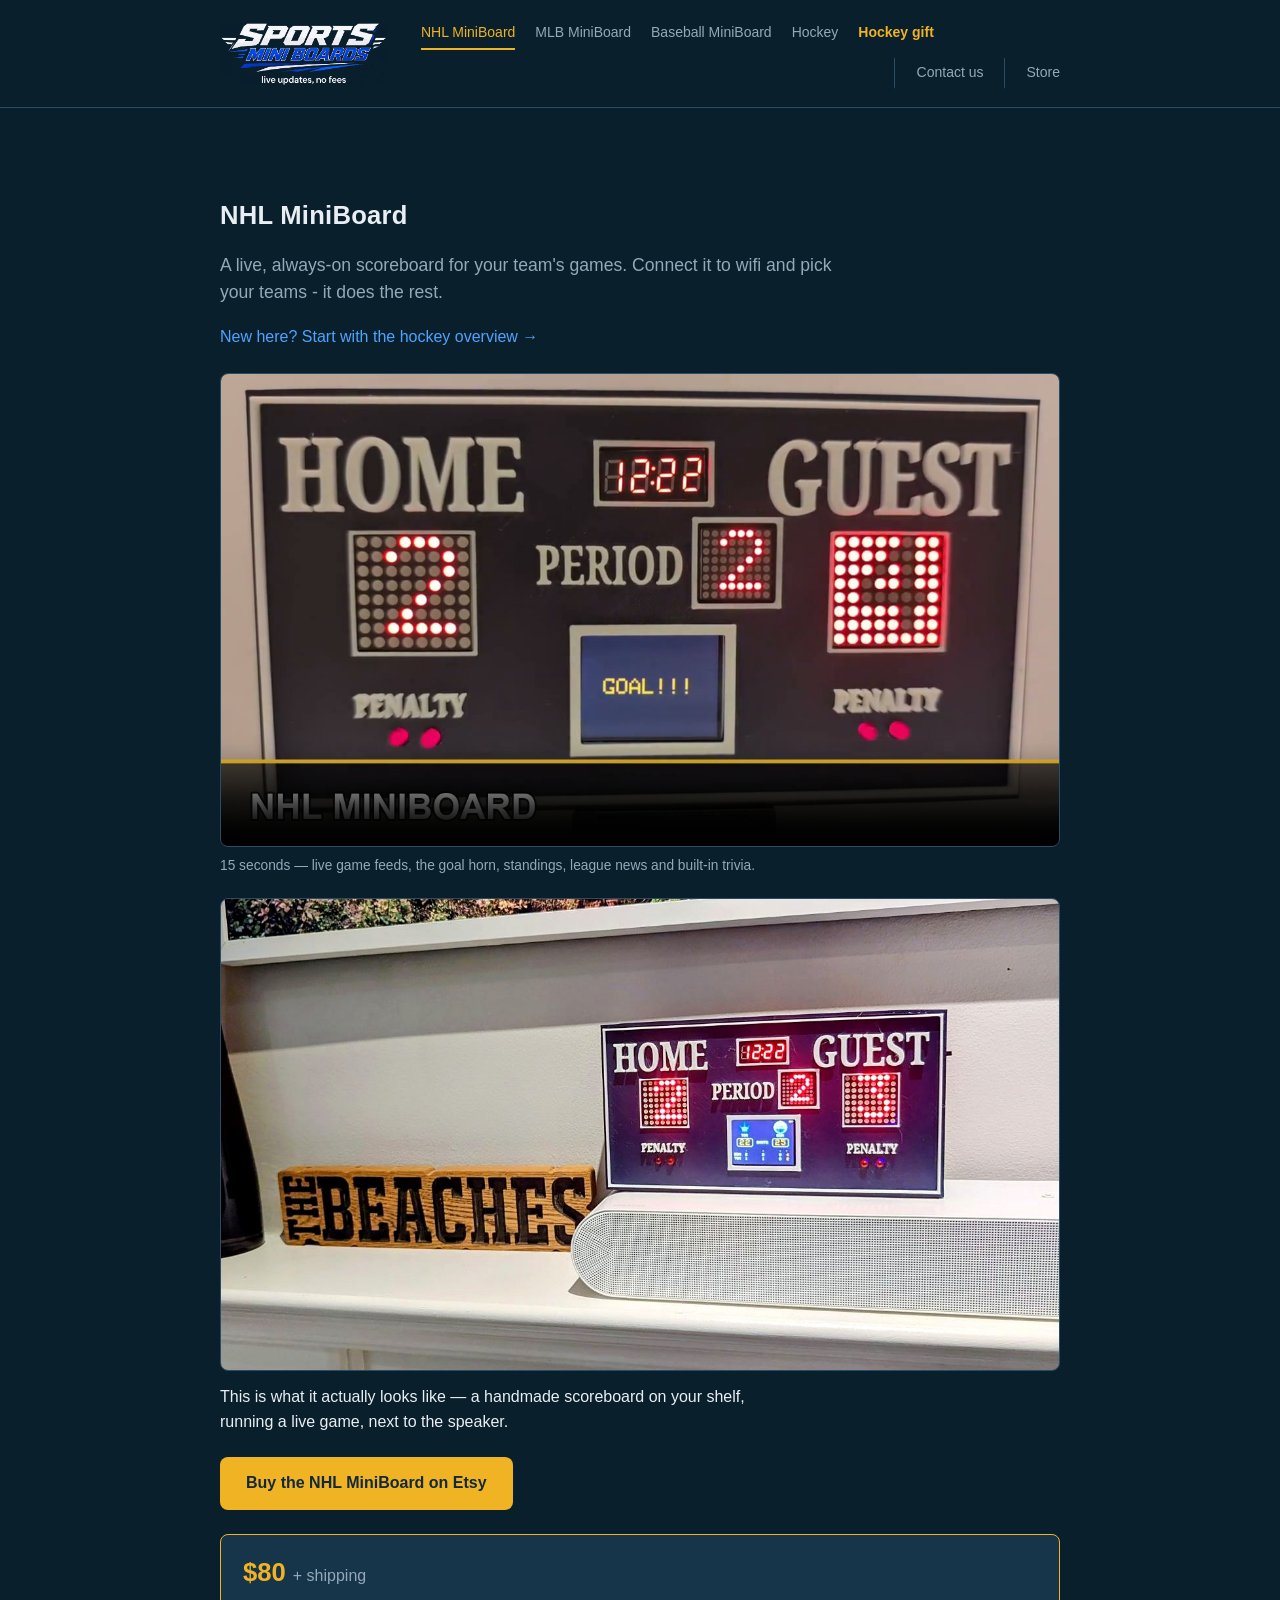
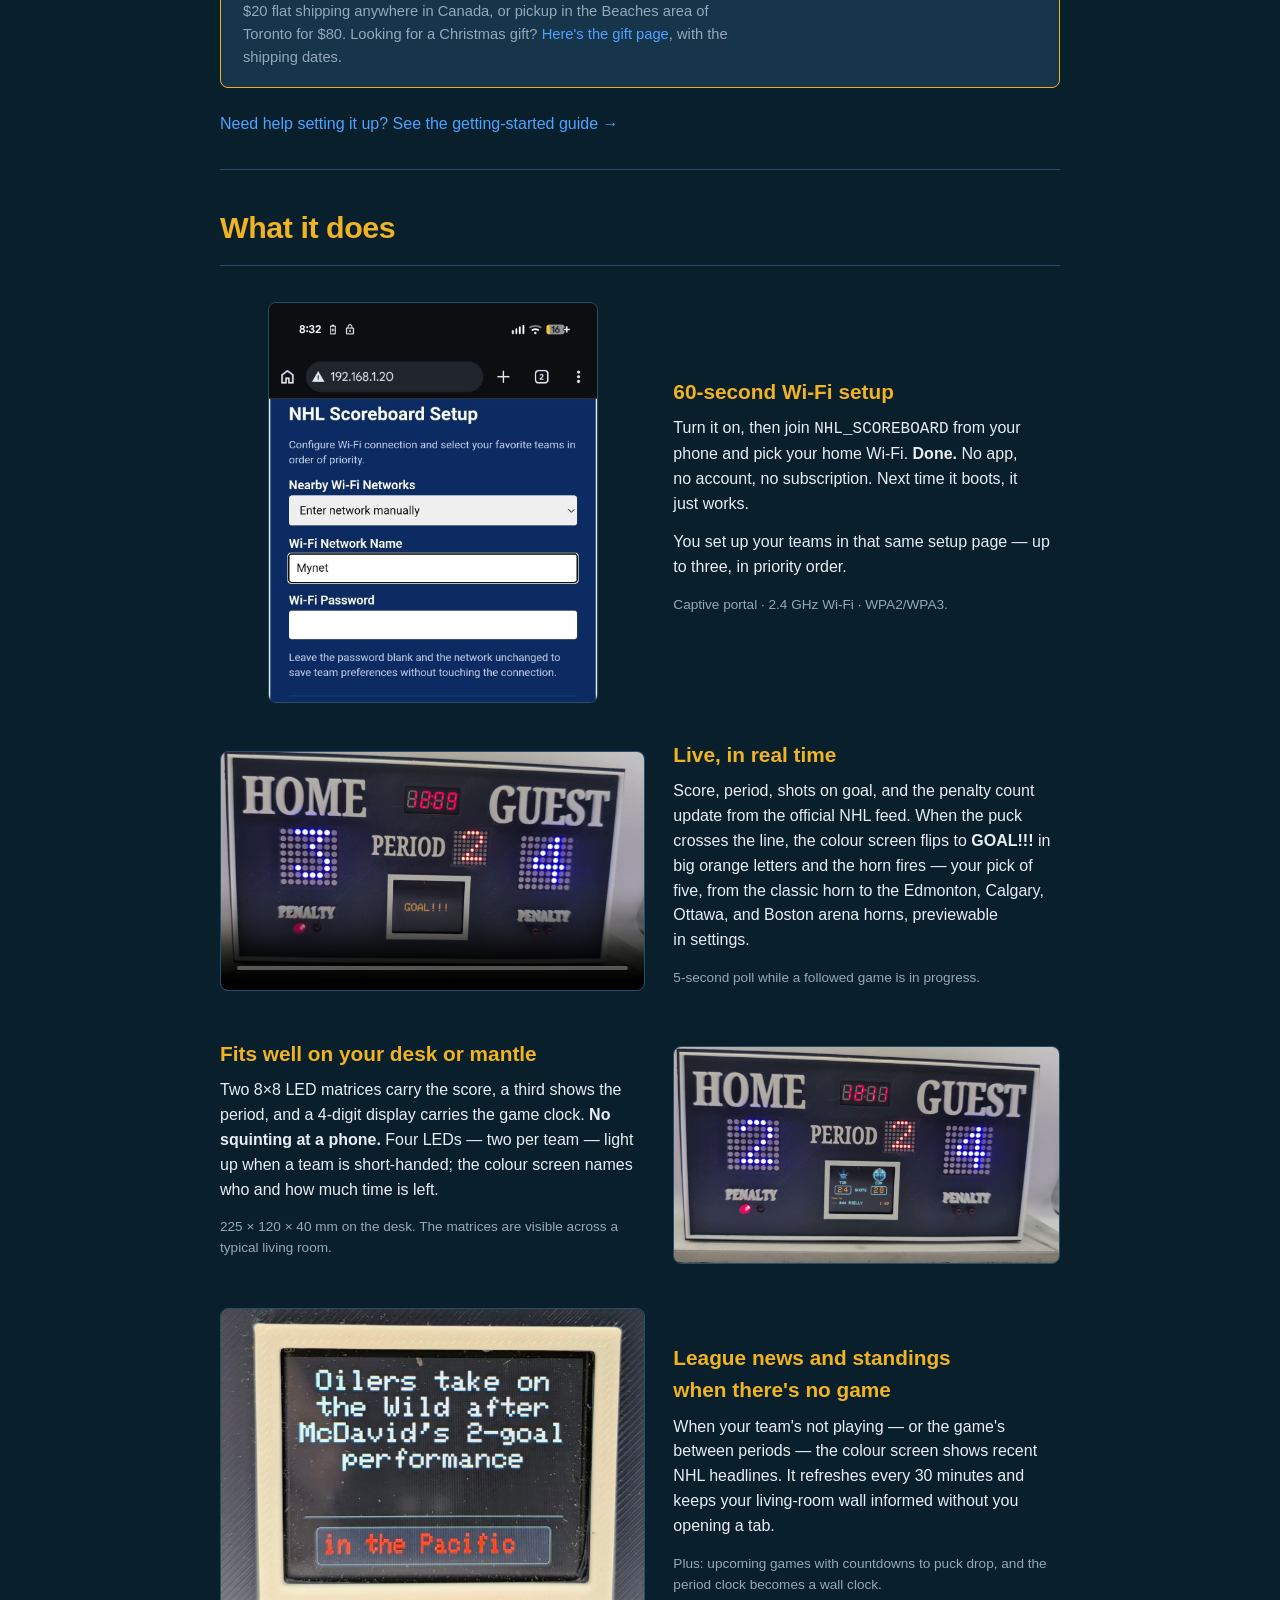
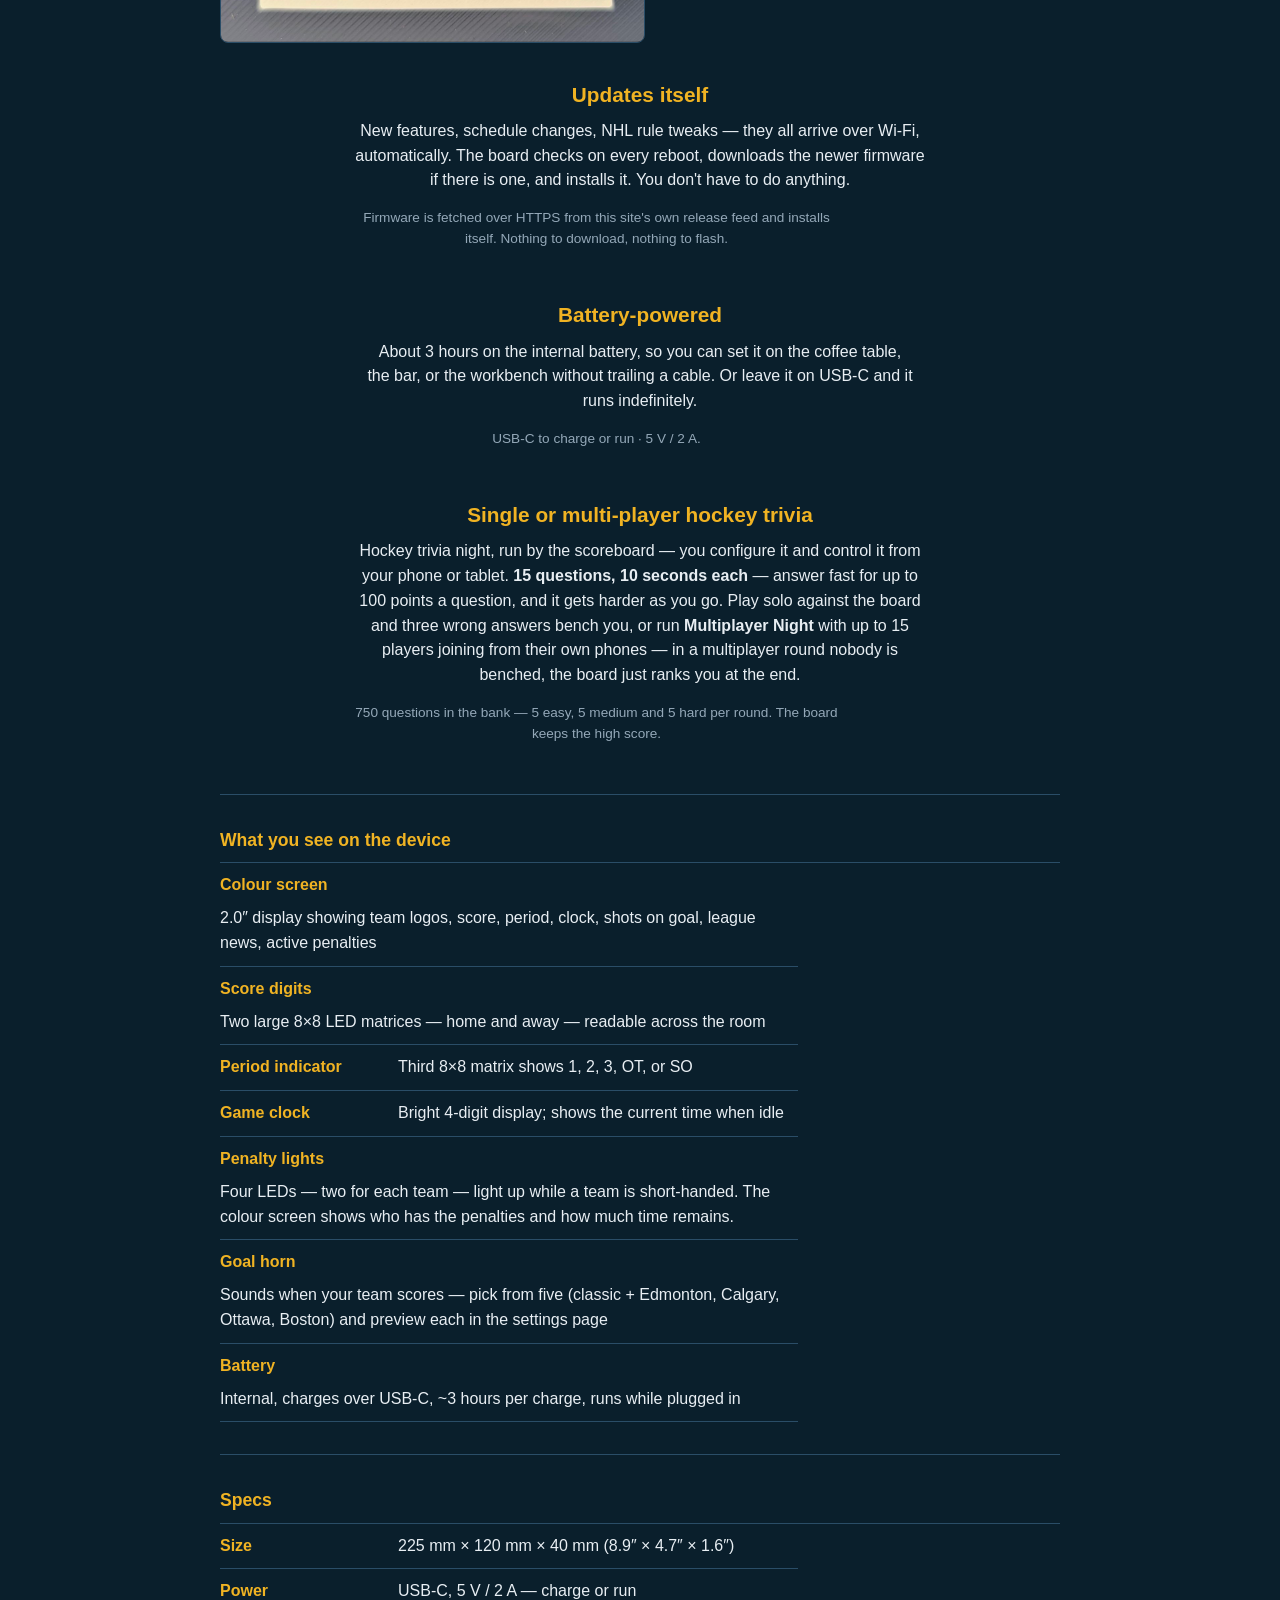
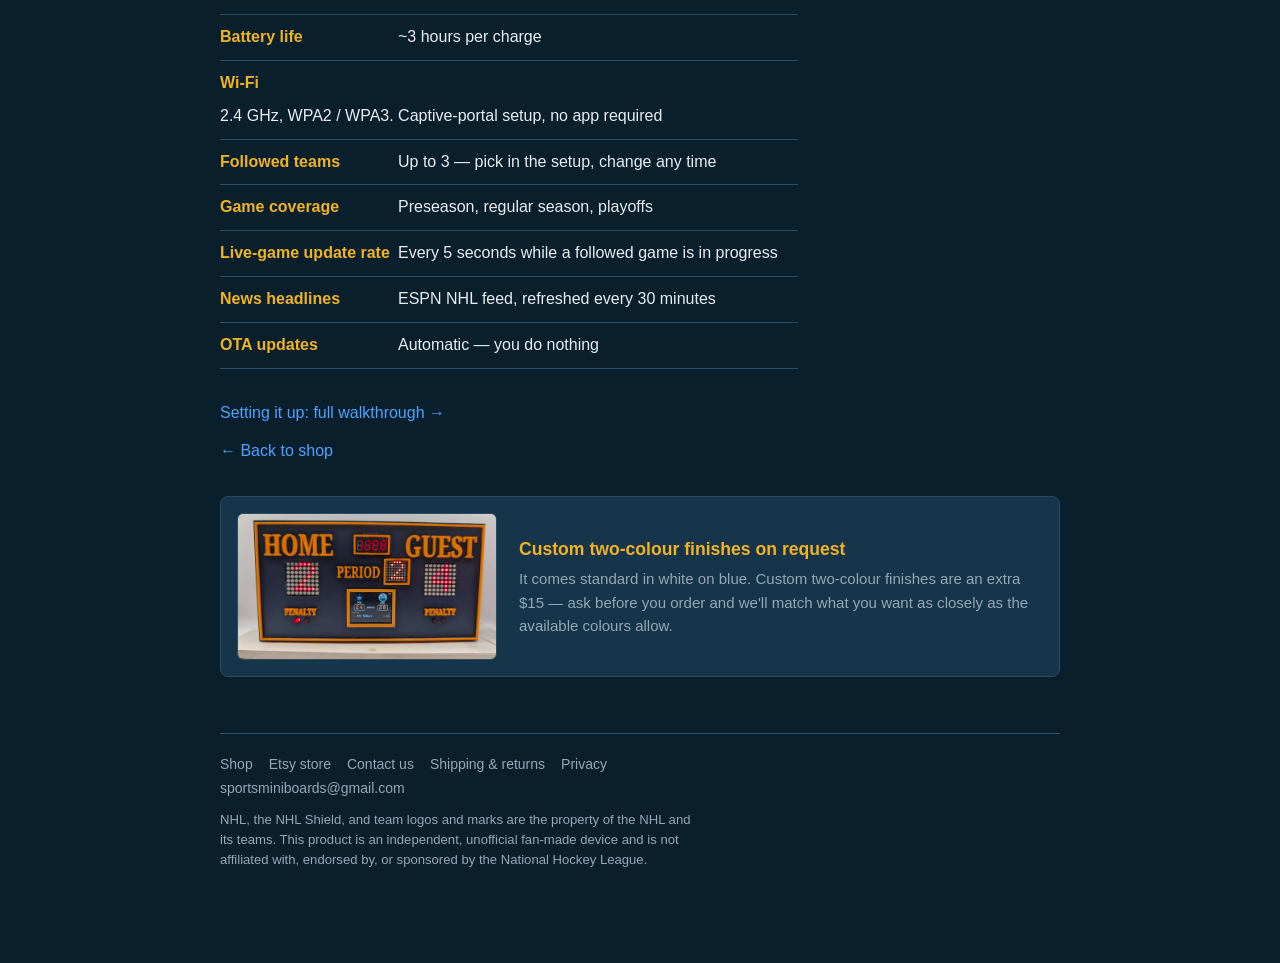
<file: nhl.html>
<!doctype html>
<html lang="en">
<head>
<meta charset="utf-8">
<meta name="viewport" content="width=device-width, initial-scale=1">
<title>NHL MiniBoard — Sports MiniBoards</title>
<meta name="description" content="A live, always-on NHL scoreboard. Live scores, period, clock, shots, penalties, league news, your choice of five goal horns, and a built-in hockey trivia game.">
<link rel="icon" href="assets/favicon.png" type="image/png">
<link rel="apple-touch-icon" href="assets/favicon.png">
<link rel="canonical" href="https://sports-miniboards.com/nhl.html">
<meta property="og:type" content="website">
<meta property="og:site_name" content="Sports MiniBoards">
<meta property="og:title" content="NHL MiniBoard — Sports MiniBoards">
<meta property="og:description" content="A live, always-on NHL scoreboard. Live scores, period, clock, shots, penalties, league news, your choice of five goal horns, and a built-in hockey trivia game.">
<meta property="og:url" content="https://sports-miniboards.com/nhl.html">
<meta property="og:image" content="https://sports-miniboards.com/assets/og.png">
<meta property="og:image:width" content="1200">
<meta property="og:image:height" content="630">
<meta name="twitter:card" content="summary_large_image">
<meta name="twitter:title" content="NHL MiniBoard — Sports MiniBoards">
<meta name="twitter:description" content="A live, always-on NHL scoreboard. Live scores, period, clock, shots, penalties, league news, your choice of five goal horns, and a built-in hockey trivia game.">
<meta name="twitter:image" content="https://sports-miniboards.com/assets/og.png">
<link rel="stylesheet" href="css/style.css">
</head>
<body>

<a class="skip-link" href="#main">Skip to content</a>

<header class="site-header">
  <div class="container">
    <h1><a href="index.html"><img src="assets/logo-lockup.png" alt="Sports MiniBoards — live updates, no fees" class="brand-logo"></a></h1>
    <nav aria-label="Products">
      <a href="nhl.html" class="active" aria-current="page">NHL MiniBoard</a>
      <a href="mlb.html">MLB MiniBoard</a>
      <a href="baseball-miniboard.html">Baseball MiniBoard</a>
      <a href="hockey.html">Hockey</a>
      <a href="christmas.html" class="seasonal">Hockey gift</a>
      <div class="nav-right">
        <a href="contact.html" class="nav-contact">Contact us</a>
        <a href="https://sportsminiboards.etsy.com" class="nav-store" target="_blank" rel="noopener">Store</a>
      </div>
    </nav>
  </div>
</header>

<main class="container" id="main">

  <h2>NHL MiniBoard</h2>
  <p class="lede">A live, always-on scoreboard for your team's games. Connect it to wifi and pick your teams - it does the rest.</p>

  <p><a href="hockey.html">New here? Start with the hockey overview &rarr;</a></p>

  <figure class="promo">
    <video controls preload="none" poster="assets/nhl-promo-poster.jpg"
           playsinline>
      <source src="assets/nhl-promo.mp4" type="video/mp4">
      Your browser can't play this video. <a href="assets/nhl-promo.mp4">Download it instead.</a>
    </video>
    <figcaption>15 seconds — live game feeds, the goal horn, standings, league news and built-in trivia.</figcaption>
  </figure>

  <figure class="board-photo">
    <img src="assets/nhl-living-room.jpg" alt="The NHL MiniBoard on a shelf next to a speaker, running a Toronto Maple Leafs game against the Edmonton Oilers — the shot counts and team logos on the colour screen, the game clock lit above the score matrices">
  </figure>
  <p style="margin-top: -12px;">This is what it actually looks like — a handmade scoreboard on your shelf, running a live game, next to the speaker.</p>

  <p class="cta-row"><a class="btn" href="https://sportsminiboards.etsy.com" target="_blank" rel="noopener">Buy the NHL MiniBoard on Etsy</a></p>

  <div class="buy">
    <p class="price">$80 <span class="price-note">+ shipping</span></p>
    <p class="terms">$20 flat shipping anywhere in Canada, or pickup in the Beaches area of Toronto for $80. Looking for a Christmas gift? <a href="christmas.html">Here's the gift page</a>, with the shipping dates.</p>
  </div>

  <p style="margin-top: 24px;"><a href="getting-started.html">Need help setting it up? See the getting-started guide →</a></p>

  <hr>

  <h2 class="section-title">What it does</h2>

  <!-- 1. 60-second Wi-Fi setup (small image, top of the list) -->
  <section class="feature feature-sm">
    <div class="feature-media">
      <img src="assets/nhl-setup-portal.jpg" alt="Phone screen showing the setup portal's Wi-Fi fields: a Nearby Wi-Fi Networks list, the network name filled in, and an empty password field">
    </div>
    <div class="feature-body">
      <h3>60-second Wi-Fi setup</h3>
      <p>Turn it on, then join <code>NHL_SCOREBOARD</code> from your phone and pick your home Wi-Fi. <strong>Done.</strong> No app, no account, no subscription. Next time it boots, it just works.</p>
      <p>You set up your teams in that same setup page — up to three, in priority order.</p>
      <p class="feat-meta">Captive portal · 2.4 GHz Wi-Fi · WPA2/WPA3.</p>
    </div>
  </section>

  <!-- 2. Live, in real time -->
  <section class="feature">
    <div class="feature-media">
      <video controls preload="metadata" poster="assets/nhl-goal-frame.jpg">
        <source src="assets/nhl-demo.mp4" type="video/mp4">
      </video>
    </div>
    <div class="feature-body">
      <h3>Live, in real time</h3>
      <p>Score, period, shots on goal, and the penalty count update from the official NHL feed. When the puck crosses the line, the colour screen flips to <strong>GOAL!!!</strong> in big orange letters and the horn fires — your pick of five, from the classic horn to the Edmonton, Calgary, Ottawa, and Boston arena horns, previewable in settings.</p>
      <p class="feat-meta">5-second poll while a followed game is in progress.</p>
    </div>
  </section>

  <!-- 3. Desk / mantle -->
  <section class="feature reverse">
    <div class="feature-media">
      <img src="assets/nhl-live.jpg" alt="NHL MiniBoard sitting on a desk, running a Toronto Maple Leafs game against the Edmonton Oilers — the shot counts and both team logos on the colour screen, a penalty on #44 Rielly with 1:29 left to run, and one penalty light lit on the home side">
    </div>
    <div class="feature-body">
      <h3>Fits well on your desk or mantle</h3>
      <p>Two 8×8 LED matrices carry the score, a third shows the period, and a 4-digit display carries the game clock. <strong>No squinting at a phone.</strong> Four LEDs — two per team — light up when a team is short-handed; the colour screen names who and how much time is left.</p>
      <p class="feat-meta">225 × 120 × 40 mm on the desk. The matrices are visible across a typical living room.</p>
    </div>
  </section>

  <!-- 4. League news and standings -->
  <section class="feature">
    <div class="feature-media">
      <img src="assets/nhl-news-oilers.jpg" alt="Close-up of the colour screen showing a league news headline about Connor McDavid and the Oilers">
    </div>
    <div class="feature-body">
      <h3>League news and standings when there's no game</h3>
      <p>When your team's not playing — or the game's between periods — the colour screen shows recent NHL headlines. It refreshes every 30 minutes and keeps your living-room wall informed without you opening a tab.</p>
      <p class="feat-meta">Plus: upcoming games with countdowns to puck drop, and the period clock becomes a wall clock.</p>
    </div>
  </section>

  <!-- 5. Updates itself (text only) -->
  <section class="feature" style="grid-template-columns: 1fr;">
    <div class="feature-body" style="text-align: center; max-width: 580px; margin: 0 auto;">
      <h3>Updates itself</h3>
      <p>New features, schedule changes, NHL rule tweaks — they all arrive over Wi-Fi, automatically. The board checks on every reboot, downloads the newer firmware if there is one, and installs it. You don't have to do anything.</p>
      <p class="feat-meta">Firmware is fetched over HTTPS from this site's own release feed and installs itself. Nothing to download, nothing to flash.</p>
    </div>
  </section>

  <!-- 6. Battery-powered (text only) -->
  <section class="feature" style="grid-template-columns: 1fr;">
    <div class="feature-body" style="text-align: center; max-width: 580px; margin: 0 auto;">
      <h3>Battery-powered</h3>
      <p>About 3 hours on the internal battery, so you can set it on the coffee table, the bar, or the workbench without trailing a cable. Or leave it on USB-C and it runs indefinitely.</p>
      <p class="feat-meta">USB-C to charge or run · 5 V / 2 A.</p>
    </div>
  </section>

  <!-- 7. Trivia (text only, bottom of the features list) -->
  <section class="feature" style="grid-template-columns: 1fr;">
    <div class="feature-body" style="text-align: center; max-width: 580px; margin: 0 auto;">
      <h3>Single or multi-player hockey trivia</h3>
      <p>Hockey trivia night, run by the scoreboard — you configure it and control it from your phone or tablet. <strong>15 questions, 10 seconds each</strong> — answer fast for up to 100 points a question, and it gets harder as you go. Play solo against the board and three wrong answers bench you, or run <strong>Multiplayer Night</strong> with up to 15 players joining from their own phones — in a multiplayer round nobody is benched, the board just ranks you at the end.</p>
      <p class="feat-meta">750 questions in the bank — 5 easy, 5 medium and 5 hard per round. The board keeps the high score.</p>
    </div>
  </section>

  <hr>

  <h3>What you see on the device</h3>
  <ul class="facts">
    <li><span class="key">Colour screen</span><span class="val">2.0″ display showing team logos, score, period, clock, shots on goal, league news, active penalties</span></li>
    <li><span class="key">Score digits</span><span class="val">Two large 8×8 LED matrices — home and away — readable across the room</span></li>
    <li><span class="key">Period indicator</span><span class="val">Third 8×8 matrix shows 1, 2, 3, OT, or SO</span></li>
    <li><span class="key">Game clock</span><span class="val">Bright 4-digit display; shows the current time when idle</span></li>
    <li><span class="key">Penalty lights</span><span class="val">Four LEDs — two for each team — light up while a team is short-handed. The colour screen shows who has the penalties and how much time remains.</span></li>
    <li><span class="key">Goal horn</span><span class="val">Sounds when your team scores — pick from five (classic + Edmonton, Calgary, Ottawa, Boston) and preview each in the settings page</span></li>
    <li><span class="key">Battery</span><span class="val">Internal, charges over USB-C, ~3 hours per charge, runs while plugged in</span></li>
  </ul>

  <hr>

  <h3>Specs</h3>
  <ul class="facts">
    <li><span class="key">Size</span><span class="val">225 mm × 120 mm × 40 mm (8.9″ × 4.7″ × 1.6″)</span></li>
    <li><span class="key">Power</span><span class="val">USB-C, 5 V / 2 A — charge or run</span></li>
    <li><span class="key">Battery life</span><span class="val">~3 hours per charge</span></li>
    <li><span class="key">Wi-Fi</span><span class="val">2.4 GHz, WPA2 / WPA3. Captive-portal setup, no app required</span></li>
    <li><span class="key">Followed teams</span><span class="val">Up to 3 — pick in the setup, change any time</span></li>
    <li><span class="key">Game coverage</span><span class="val">Preseason, regular season, playoffs</span></li>
    <li><span class="key">Live-game update rate</span><span class="val">Every 5 seconds while a followed game is in progress</span></li>
    <li><span class="key">News headlines</span><span class="val">ESPN NHL feed, refreshed every 30 minutes</span></li>
    <li><span class="key">OTA updates</span><span class="val">Automatic — you do nothing</span></li>
  </ul>

  <p style="margin-top: 32px;"><a href="getting-started.html">Setting it up: full walkthrough →</a></p>
  <p><a href="index.html">&larr; Back to shop</a></p>

  <!-- Customisation — small strip, just above the footer -->
  <section class="feature-mini">
    <div class="feature-mini-media">
      <img src="assets/nhl-orange.jpg" alt="NHL MiniBoard with orange HOME, GUEST and PERIOD lettering and orange trim">
    </div>
    <div class="feature-mini-body">
      <h3>Custom two-colour finishes on request</h3>
      <p>It comes standard in white on blue. Custom two-colour finishes are an extra $15 — ask before you order and we'll match what you want as closely as the available colours allow.</p>
    </div>
  </section>

  <footer class="fine">
    <p class="foot-links"><a href="index.html">Shop</a><a href="https://sportsminiboards.etsy.com" target="_blank" rel="noopener">Etsy store</a><a href="contact.html">Contact us</a><a href="shipping.html">Shipping &amp; returns</a><a href="privacy.html">Privacy</a><a href="mailto:sportsminiboards@gmail.com">sportsminiboards@gmail.com</a></p>
    <p>NHL, the NHL Shield, and team logos and marks are the property of the NHL and its teams. This product is an independent, unofficial fan-made device and is not affiliated with, endorsed by, or sponsored by the National Hockey League.</p>
  </footer>

</main>

</body>
</html>
</file>
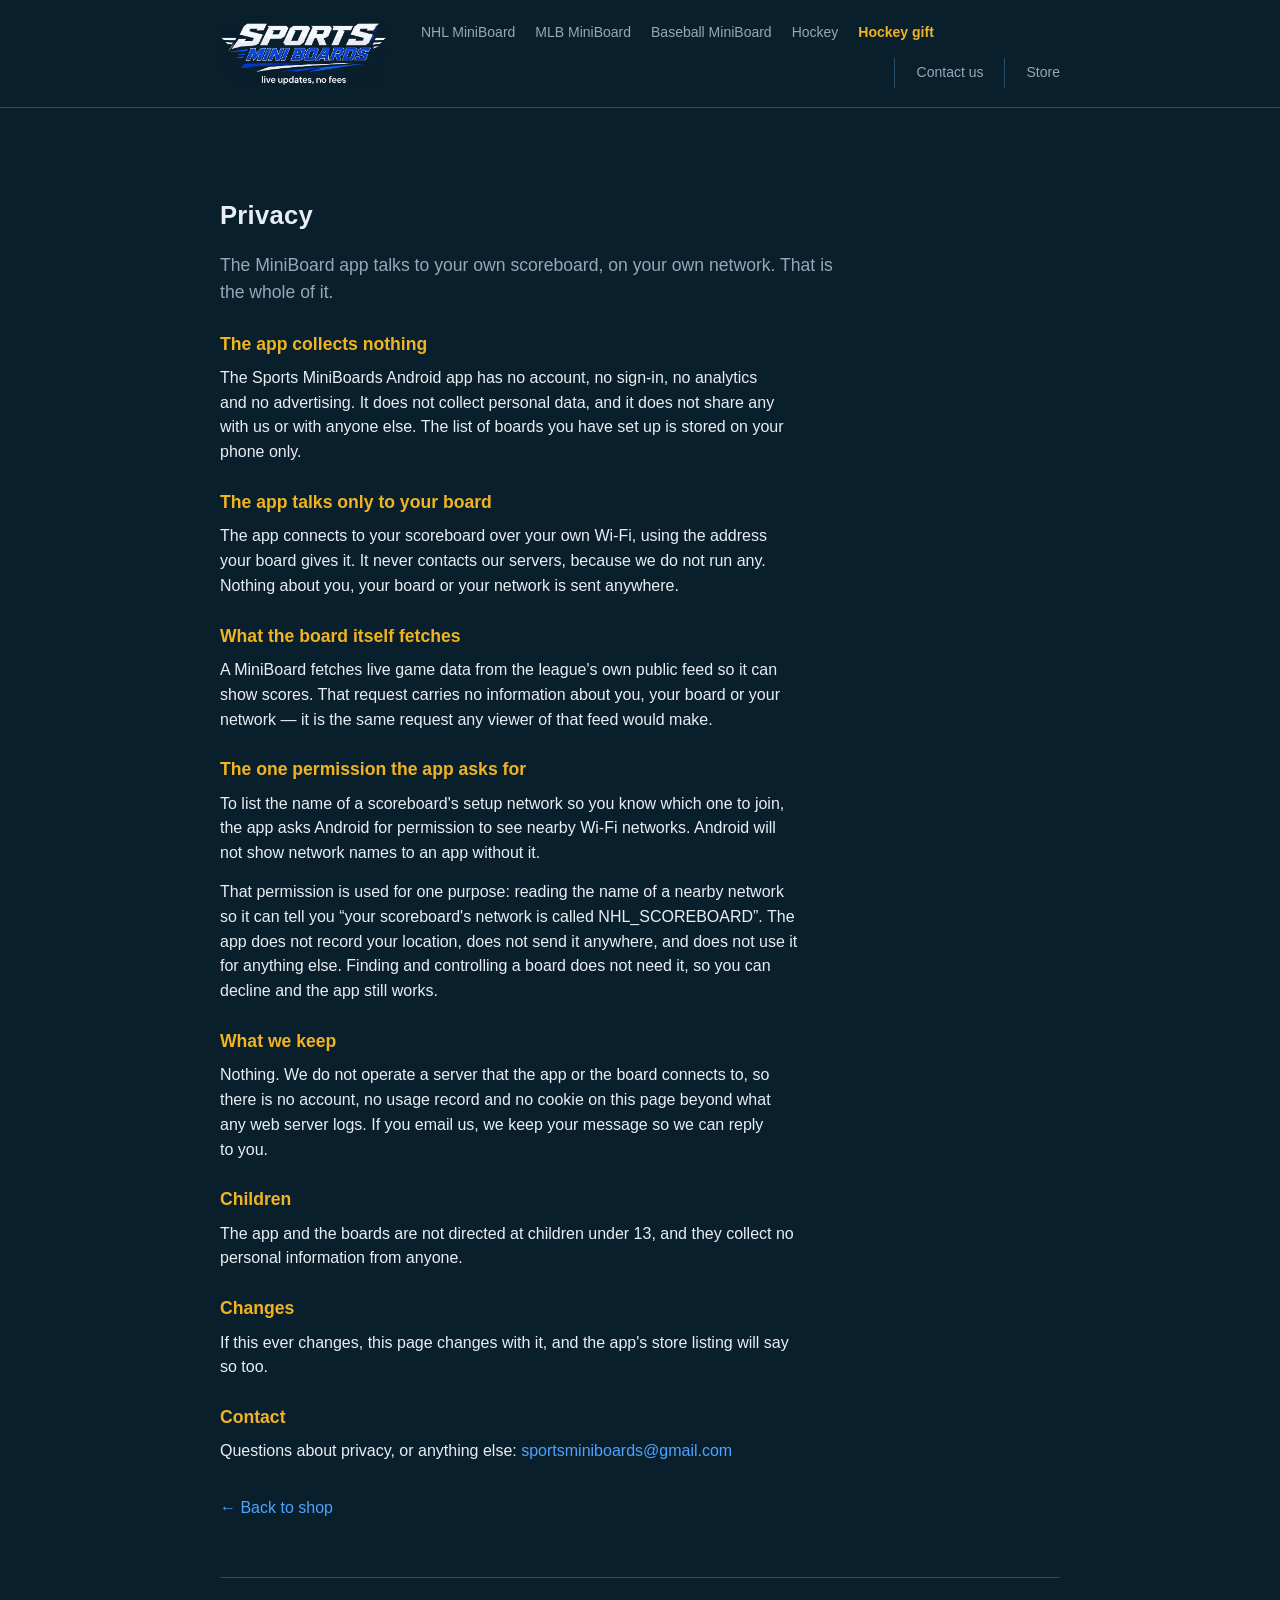
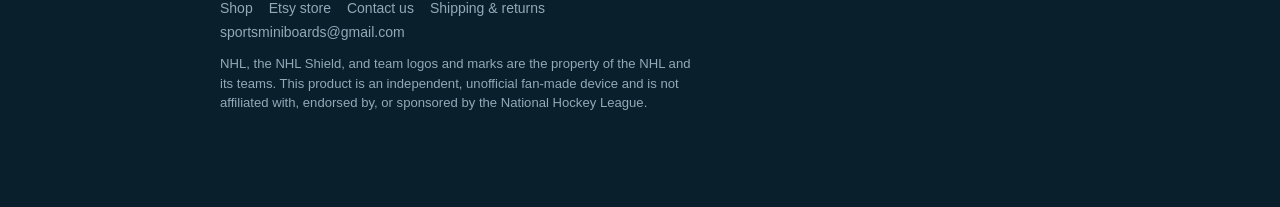
<file: privacy.html>
<!doctype html>
<html lang="en">
<head>
<meta charset="utf-8">
<meta name="viewport" content="width=device-width, initial-scale=1">
<title>Privacy — Sports MiniBoards</title>
<meta name="description" content="How the Sports MiniBoards Android app and scoreboards handle data. The app talks only to your own board on your own network.">
<link rel="icon" href="assets/favicon.png" type="image/png">
<link rel="apple-touch-icon" href="assets/favicon.png">
<link rel="canonical" href="https://sports-miniboards.com/privacy.html">
<meta property="og:type" content="website">
<meta property="og:site_name" content="Sports MiniBoards">
<meta property="og:title" content="Privacy — Sports MiniBoards">
<meta property="og:description" content="How the Sports MiniBoards Android app and scoreboards handle data.">
<meta property="og:url" content="https://sports-miniboards.com/privacy.html">
<meta property="og:image" content="https://sports-miniboards.com/assets/og.png">
<meta property="og:image:width" content="1200">
<meta property="og:image:height" content="630">
<meta name="twitter:card" content="summary_large_image">
<meta name="twitter:title" content="Privacy — Sports MiniBoards">
<meta name="twitter:description" content="How the Sports MiniBoards Android app and scoreboards handle data.">
<meta name="twitter:image" content="https://sports-miniboards.com/assets/og.png">
<link rel="stylesheet" href="css/style.css">
</head>
<body>

<a class="skip-link" href="#main">Skip to content</a>

<header class="site-header">
  <div class="container">
    <h1><a href="index.html"><img src="assets/logo-lockup.png" alt="Sports MiniBoards — live updates, no fees" class="brand-logo"></a></h1>
    <nav aria-label="Products">
      <a href="nhl.html">NHL MiniBoard</a>
      <a href="mlb.html">MLB MiniBoard</a>
      <a href="baseball-miniboard.html">Baseball MiniBoard</a>
      <a href="hockey.html">Hockey</a>
      <a href="christmas.html" class="seasonal">Hockey gift</a>
      <div class="nav-right">
        <a href="contact.html" class="nav-contact">Contact us</a>
        <a href="https://sportsminiboards.etsy.com" class="nav-store" target="_blank" rel="noopener">Store</a>
      </div>
    </nav>
  </div>
</header>

<main class="container" id="main">

  <h2>Privacy</h2>
  <p class="lede">The MiniBoard app talks to your own scoreboard, on your own network. That is the whole of it.</p>

  <h3>The app collects nothing</h3>
  <p>The Sports MiniBoards Android app has no account, no sign-in, no analytics and no advertising. It does not collect personal data, and it does not share any with us or with anyone else. The list of boards you have set up is stored on your phone only.</p>

  <h3>The app talks only to your board</h3>
  <p>The app connects to your scoreboard over your own Wi-Fi, using the address your board gives it. It never contacts our servers, because we do not run any. Nothing about you, your board or your network is sent anywhere.</p>

  <h3>What the board itself fetches</h3>
  <p>A MiniBoard fetches live game data from the league's own public feed so it can show scores. That request carries no information about you, your board or your network &mdash; it is the same request any viewer of that feed would make.</p>

  <h3>The one permission the app asks for</h3>
  <p>To list the name of a scoreboard's setup network so you know which one to join, the app asks Android for permission to see nearby Wi-Fi networks. Android will not show network names to an app without it.</p>
  <p>That permission is used for one purpose: reading the name of a nearby network so it can tell you &ldquo;your scoreboard's network is called NHL_SCOREBOARD&rdquo;. The app does not record your location, does not send it anywhere, and does not use it for anything else. Finding and controlling a board does not need it, so you can decline and the app still works.</p>

  <h3>What we keep</h3>
  <p>Nothing. We do not operate a server that the app or the board connects to, so there is no account, no usage record and no cookie on this page beyond what any web server logs. If you email us, we keep your message so we can reply to you.</p>

  <h3>Children</h3>
  <p>The app and the boards are not directed at children under 13, and they collect no personal information from anyone.</p>

  <h3>Changes</h3>
  <p>If this ever changes, this page changes with it, and the app's store listing will say so too.</p>

  <h3>Contact</h3>
  <p>Questions about privacy, or anything else: <a href="mailto:sportsminiboards@gmail.com">sportsminiboards@gmail.com</a></p>

  <p style="margin-top: 32px;"><a href="index.html">&larr; Back to shop</a></p>

  <footer class="fine">
    <p class="foot-links"><a href="index.html">Shop</a><a href="https://sportsminiboards.etsy.com" target="_blank" rel="noopener">Etsy store</a><a href="contact.html">Contact us</a><a href="shipping.html">Shipping &amp; returns</a><a href="mailto:sportsminiboards@gmail.com">sportsminiboards@gmail.com</a></p>
    <p>NHL, the NHL Shield, and team logos and marks are the property of the NHL and its teams. This product is an independent, unofficial fan-made device and is not affiliated with, endorsed by, or sponsored by the National Hockey League.</p>
  </footer>

</main>

</body>
</html>
</file>
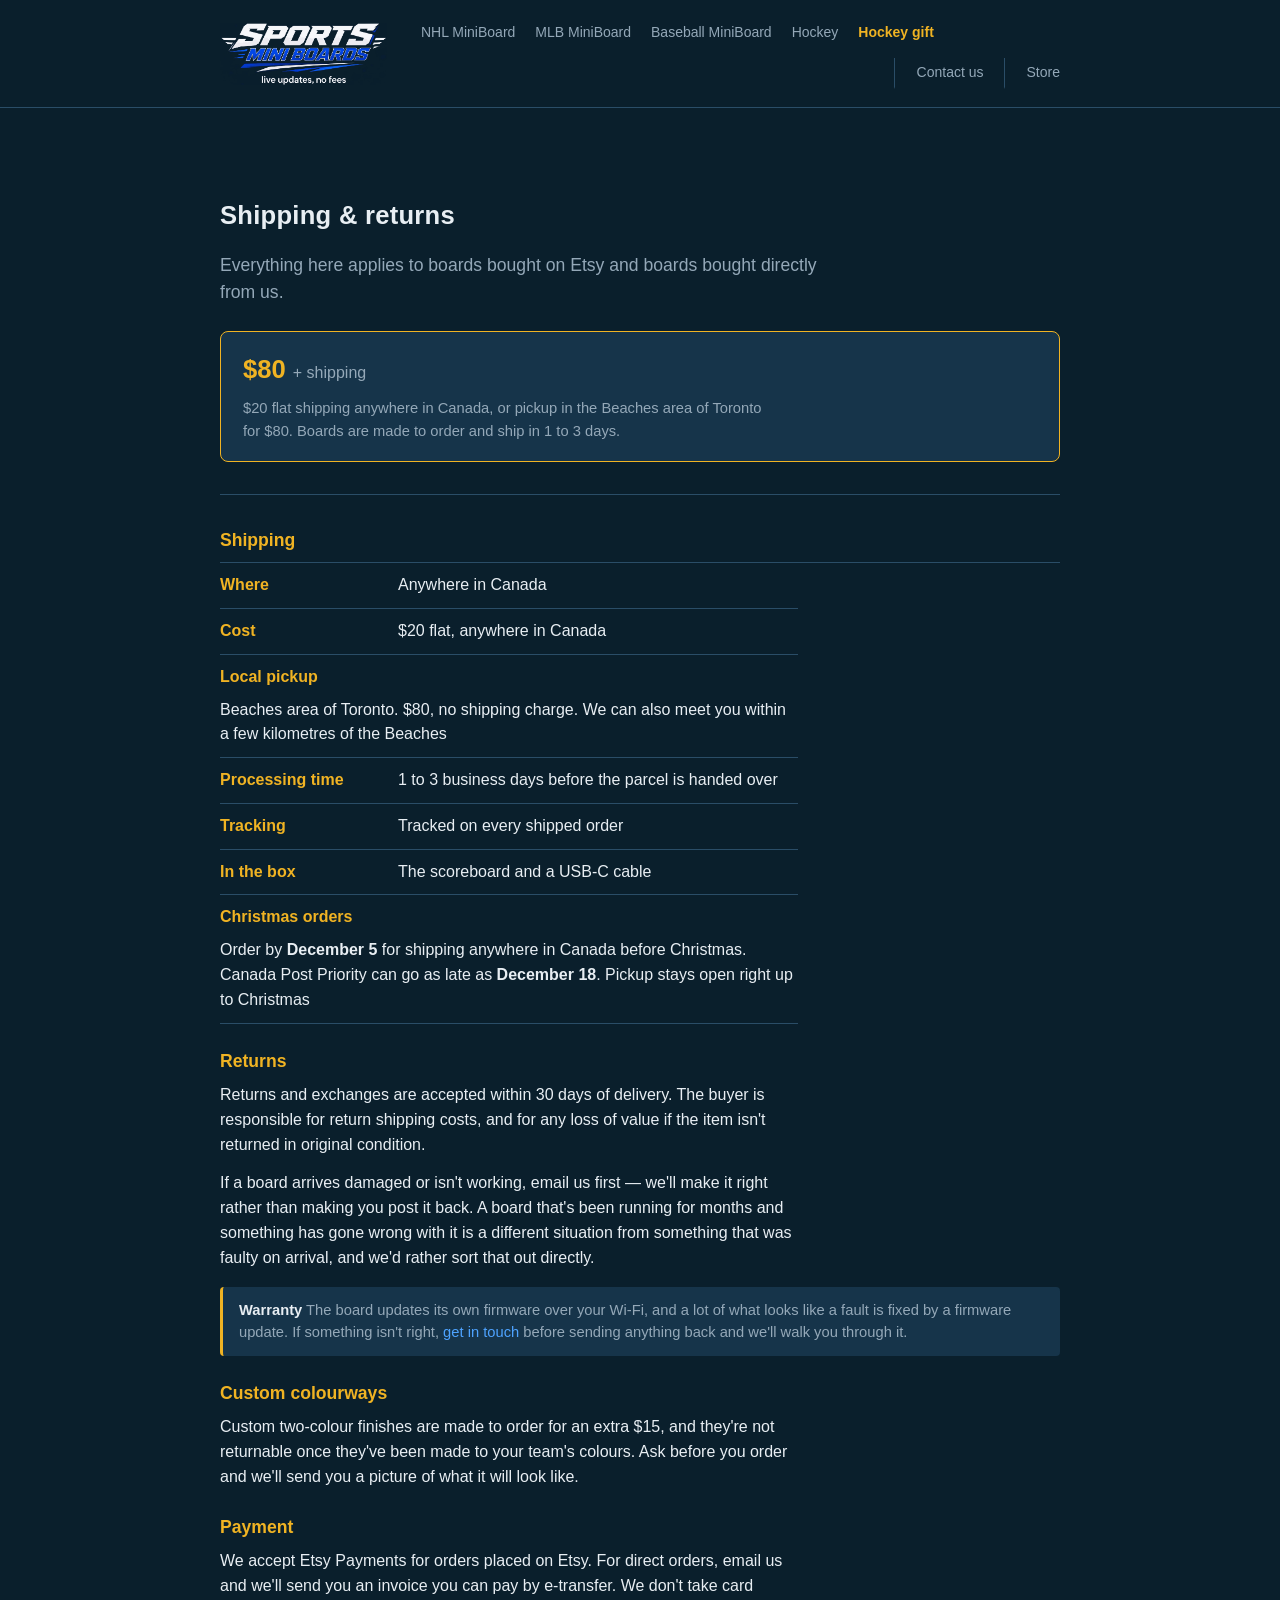
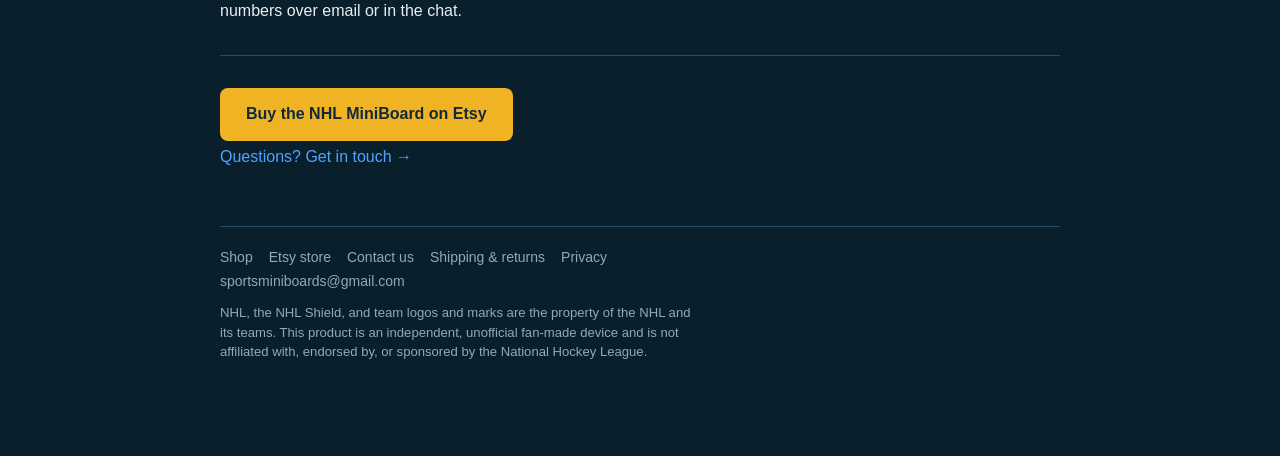
<file: shipping.html>
<!doctype html>
<html lang="en">
<head>
<meta charset="utf-8">
<meta name="viewport" content="width=device-width, initial-scale=1">
<title>Shipping &amp; returns — Sports MiniBoards</title>
<meta name="description" content="Shipping and returns for the NHL MiniBoard: $80 plus $20 flat shipping anywhere in Canada, or pickup in the Beaches area of Toronto. 30-day returns.">
<link rel="icon" href="assets/favicon.png" type="image/png">
<link rel="apple-touch-icon" href="assets/favicon.png">
<link rel="canonical" href="https://sports-miniboards.com/shipping.html">
<meta property="og:type" content="website">
<meta property="og:site_name" content="Sports MiniBoards">
<meta property="og:title" content="Shipping &amp; returns — Sports MiniBoards">
<meta property="og:description" content="Shipping and returns for the NHL MiniBoard: $80 plus $20 flat shipping anywhere in Canada, or pickup in the Beaches area of Toronto. 30-day returns.">
<meta property="og:url" content="https://sports-miniboards.com/shipping.html">
<meta property="og:image" content="https://sports-miniboards.com/assets/og.png">
<meta property="og:image:width" content="1200">
<meta property="og:image:height" content="630">
<meta name="twitter:card" content="summary_large_image">
<meta name="twitter:title" content="Shipping &amp; returns — Sports MiniBoards">
<meta name="twitter:description" content="Shipping and returns for the NHL MiniBoard: $80 plus $20 flat shipping anywhere in Canada, or pickup in the Beaches area of Toronto. 30-day returns.">
<meta name="twitter:image" content="https://sports-miniboards.com/assets/og.png">
<link rel="stylesheet" href="css/style.css">
</head>
<body>

<a class="skip-link" href="#main">Skip to content</a>

<header class="site-header">
  <div class="container">
    <h1><a href="index.html"><img src="assets/logo-lockup.png" alt="Sports MiniBoards — live updates, no fees" class="brand-logo"></a></h1>
    <nav aria-label="Products">
      <a href="nhl.html">NHL MiniBoard</a>
      <a href="mlb.html">MLB MiniBoard</a>
      <a href="baseball-miniboard.html">Baseball MiniBoard</a>
      <a href="hockey.html">Hockey</a>
      <a href="christmas.html" class="seasonal">Hockey gift</a>
      <div class="nav-right">
        <a href="contact.html" class="nav-contact">Contact us</a>
        <a href="https://sportsminiboards.etsy.com" class="nav-store" target="_blank" rel="noopener">Store</a>
      </div>
    </nav>
  </div>
</header>

<main class="container" id="main">

  <h2>Shipping &amp; returns</h2>
  <p class="lede">Everything here applies to boards bought on Etsy and boards bought directly from us.</p>

  <div class="buy">
    <p class="price">$80 <span class="price-note">+ shipping</span></p>
    <p class="terms">$20 flat shipping anywhere in Canada, or pickup in the Beaches area of Toronto for $80. Boards are made to order and ship in 1 to 3 days.</p>
  </div>

  <hr>

  <h3>Shipping</h3>

  <ul class="facts">
    <li><span class="key">Where</span><span class="val">Anywhere in Canada</span></li>
    <li><span class="key">Cost</span><span class="val">$20 flat, anywhere in Canada</span></li>
    <li><span class="key">Local pickup</span><span class="val">Beaches area of Toronto. $80, no shipping charge. We can also meet you within a few kilometres of the Beaches</span></li>
    <li><span class="key">Processing time</span><span class="val">1 to 3 business days before the parcel is handed over</span></li>
    <li><span class="key">Tracking</span><span class="val">Tracked on every shipped order</span></li>
    <li><span class="key">In the box</span><span class="val">The scoreboard and a USB-C cable</span></li>
    <li><span class="key">Christmas orders</span><span class="val">Order by <strong>December 5</strong> for shipping anywhere in Canada before Christmas. Canada Post Priority can go as late as <strong>December 18</strong>. Pickup stays open right up to Christmas</span></li>
  </ul>

  <h3>Returns</h3>

  <p>Returns and exchanges are accepted within 30 days of delivery. The buyer is responsible for return shipping costs, and for any loss of value if the item isn't returned in original condition.</p>

  <p>If a board arrives damaged or isn't working, email us first — we'll make it right rather than making you post it back. A board that's been running for months and something has gone wrong with it is a different situation from something that was faulty on arrival, and we'd rather sort that out directly.</p>

  <div class="callout">
    <strong>Warranty</strong>
    The board updates its own firmware over your Wi-Fi, and a lot of what looks like a fault is fixed by a firmware update. If something isn't right, <a href="contact.html">get in touch</a> before sending anything back and we'll walk you through it.
  </div>

  <h3>Custom colourways</h3>

  <p>Custom two-colour finishes are made to order for an extra $15, and they're not returnable once they've been made to your team's colours. Ask before you order and we'll send you a picture of what it will look like.</p>

  <h3>Payment</h3>

  <p>We accept Etsy Payments for orders placed on Etsy. For direct orders, email us and we'll send you an invoice you can pay by e-transfer. We don't take card numbers over email or in the chat.</p>

  <hr>

  <p class="cta-row"><a class="btn" href="https://sportsminiboards.etsy.com" target="_blank" rel="noopener">Buy the NHL MiniBoard on Etsy</a></p>
  <p><a href="contact.html">Questions? Get in touch &rarr;</a></p>

  <footer class="fine">
    <p class="foot-links"><a href="index.html">Shop</a><a href="https://sportsminiboards.etsy.com" target="_blank" rel="noopener">Etsy store</a><a href="contact.html">Contact us</a><a href="shipping.html">Shipping &amp; returns</a><a href="privacy.html">Privacy</a><a href="mailto:sportsminiboards@gmail.com">sportsminiboards@gmail.com</a></p>
    <p>NHL, the NHL Shield, and team logos and marks are the property of the NHL and its teams. This product is an independent, unofficial fan-made device and is not affiliated with, endorsed by, or sponsored by the National Hockey League.</p>
  </footer>

</main>

</body>
</html>
</file>
<file: css/style.css>
/* sports-miniboards site — design tokens
   Full token reference: docs/design.md */

:root {
  /* ---- colour ---- */
  --bg:          #0a1f2c;   /* page */
  --bg-card:     #16344a;   /* raised region (1.30:1 on --bg) */
  --bg-elev:     #1a3a52;   /* control surface */
  --text:        #e8eef3;   /* body text  (14.4:1 on --bg) */
  --muted:       #94a8b8;   /* secondary  (6.9:1 on --bg) */
  --gold:        #f0b323;   /* accent / primary action (9.0:1 on --bg) */
  --accent:      #4ea3ff;   /* link (6.4:1 on --bg) */
  --rule:        #2a4d67;   /* hairline divider */
  --rule-strong: #5190aa;   /* component boundary (3.64:1 on --bg-card, 4.75:1 on --bg) */
  --on-gold:     #11293a;   /* text on a gold fill (8.0:1) */

  /* ---- spacing scale (H6 — nothing off-scale) ---- */
  --space-1:  4px;
  --space-2:  8px;
  --space-3:  12px;
  --space-4:  16px;
  --space-5:  24px;
  --space-6:  32px;
  --space-7:  48px;
  --space-8:  72px;

  /* ---- type scale (H11 — every size is a token) ---- */
  --text-xs:   0.78rem;
  --text-sm:   0.875rem;
  --text-base: 1rem;
  --text-md:   1.1rem;
  --text-lg:   1.3rem;
  --text-xl:   1.6rem;
  --text-2xl:  1.9rem;

  /* ---- radii ---- */
  --radius-sm: 4px;
  --radius-md: 8px;
  --radius-lg: 12px;

  /* ---- focus (H38) ---- */
  --focus-ring: 2px solid var(--gold);
  --focus-offset: 3px;

  /* ---- motion (H33/H34) ---- */
  --ease-out: cubic-bezier(0, 0, 0.2, 1);
  --dur-micro: 120ms;
  --dur-standard: 220ms;

  /* ---- measure ---- */
  --max: 880px;
  --prose: 65ch;   /* H8 — 50–75ch line length */
}

* { box-sizing: border-box; }

html, body {
  margin: 0;
  padding: 0;
  background: var(--bg);
  color: var(--text);
  font: 16px/1.55 -apple-system, BlinkMacSystemFont, "Segoe UI", Roboto, sans-serif;
}

a { color: var(--accent); text-decoration: none; }
a:hover { text-decoration: underline; }

img { max-width: 100%; height: auto; display: block; }

/* ============================================================
   CRAFT LAYER — accessibility, motion, typography, targets.
   Heuristic numbers refer to the design-better catalogue.
   ============================================================ */

/* H37/H38 — every interactive element shows a visible focus ring.
   Never remove outline without this replacement. */
a:focus-visible,
button:focus-visible,
video:focus-visible,
[tabindex]:focus-visible {
  outline: var(--focus-ring);
  outline-offset: var(--focus-offset);
  border-radius: var(--radius-sm);
}

/* H41 — a focused element must never sit under the header */
html { scroll-padding-top: var(--space-6); }

/* Skip link — bypass the header for keyboard and screen-reader users */
.skip-link {
  position: absolute;
  left: var(--space-4);
  top: var(--space-4);
  z-index: 100;
  transform: translateY(-200%);
  opacity: 0;
  background: var(--gold);
  color: var(--on-gold);
  font-weight: 700;
  padding: var(--space-2) var(--space-4);
  border-radius: var(--radius-sm);
  transition: transform var(--dur-standard) var(--ease-out),
              opacity var(--dur-standard) var(--ease-out);
}
.skip-link:focus {
  transform: translateY(0);
  opacity: 1;
  text-decoration: none;
}

/* H13 — headlines read deliberately, prose avoids orphans */
h1, h2, h3, h4, .brand-lockup { text-wrap: balance; }
p, li, figcaption { text-wrap: pretty; }

/* H8 — cap the measure so lines stay 50–75 characters */
p, li { max-width: var(--prose); }

/* H12 — numbers in the spec tables line up vertically */
.facts .val,
.stat-num,
.price { font-variant-numeric: tabular-nums; }

/* H39 — every clickable target is at least 24x24 CSS px.
   On touch the nav and footer links go to 44px. */
.site-header nav a,
.fine .foot-links a,
.facts a {
  display: inline-flex;
  align-items: center;
  min-height: 24px;
}
@media (pointer: coarse) {
  .site-header nav a,
  .fine .foot-links a { min-height: 44px; }
}

/* H33/H34 — motion stays in the 120–220ms band and eases out.
   H35 says transform/opacity only; border/background colour are
   included here because they never trigger layout, only paint. */
a,
.btn,
.card,
.site-header nav a {
  transition: color var(--dur-micro) var(--ease-out),
              background-color var(--dur-micro) var(--ease-out),
              border-color var(--dur-micro) var(--ease-out),
              opacity var(--dur-micro) var(--ease-out),
              transform var(--dur-micro) var(--ease-out);
}
.card:hover { transform: translateY(-2px); }

/* H36 — honour the user's reduced-motion preference.
   Keep the feedback signal, drop the movement. */
@media (prefers-reduced-motion: reduce) {
  *, *::before, *::after {
    animation-duration: 0.01ms !important;
    animation-iteration-count: 1 !important;
    transition-duration: 0.01ms !important;
    scroll-behavior: auto !important;
  }
  .card:hover { transform: none; }
  .skip-link { transform: none; }
}

/* layout */
.container {
  max-width: var(--max);
  margin: 0 auto;
  padding: 24px 20px 80px;
}

.site-header {
  border-bottom: 1px solid var(--rule);
  padding: 18px 0;
  margin-bottom: 32px;
}
.site-header .container {
  padding-top: 0;
  padding-bottom: 0;
  display: flex;
  align-items: center;
  justify-content: flex-start;
  gap: 12px 34px;
  flex-wrap: wrap;
}
.site-header h1 {
  font-size: 1.05rem;
  font-weight: 600;
  margin: 0;
  letter-spacing: 0.02em;
}
.site-header h1 a { color: var(--text); }

/* brand logo in the header — full lockup (wordmark + tagline) */
.brand-logo {
  display: block;
  height: 46px;
  width: auto;
}
@media (min-width: 720px) {
  .brand-logo { height: 62px; }
}

/* product nav, beside the logo */
.site-header nav {
  display: flex;
  flex-wrap: wrap;
  gap: 8px 20px;
  align-items: center;
  flex: 1;
}
/* Contact us + Store pushed to the far right of the header row.
   Grouped in a wrapper so they stay together and right-aligned even
   when the nav wraps to a second line. */
.site-header nav .nav-right {
  margin-left: auto;
  display: flex;
  align-items: center;
  gap: 20px;
}
.site-header nav a.nav-contact {
  padding-left: 22px;
  border-left: 1px solid var(--rule);
}
.site-header nav a.nav-store {
  padding-left: 22px;
  border-left: 1px solid var(--rule);
}
@media (max-width: 680px) {
  .site-header nav .nav-right {
    margin-left: 0;
    gap: 16px;
  }
  .site-header nav a.nav-contact,
  .site-header nav a.nav-store {
    padding-left: 0;
    border-left: 0;
  }
}
.site-header nav a {
  color: var(--muted);
  font-size: var(--text-sm);
  white-space: nowrap;
  padding: var(--space-1) 0;
  border-bottom: 2px solid transparent;
}
.site-header nav a:hover {
  color: var(--text);
  text-decoration: none;
}
.site-header nav a.active {
  color: var(--gold);
  border-bottom-color: var(--gold);
}
/* Seasonal campaign link — a different colour, not the active underline,
   so it reads as "a thing happening now" rather than "the page you are on". */
.site-header nav a.seasonal {
  color: var(--gold);
  font-weight: 600;
}

h2 {
  font-size: var(--text-xl);
  font-weight: 600;
  margin: var(--space-6) 0 var(--space-4);
  letter-spacing: 0.01em;
}

h3 {
  font-size: var(--text-md);
  font-weight: 600;
  margin: var(--space-5) 0 var(--space-2);
  color: var(--gold);
}

p { margin: 0 0 14px; }

ul, ol { padding-left: 22px; margin: 0 0 16px; }
li { margin-bottom: 6px; }

hr {
  border: 0;
  border-top: 1px solid var(--rule);
  margin: 32px 0;
}

/* hero */
.lede {
  font-size: 1.1rem;
  color: var(--muted);
  margin-bottom: 18px;
}

/* spec / feature list (no markdown tables — those don't render in many viewers) */
.facts {
  list-style: none;
  padding: 0;
  margin: 0 0 24px;
  border-top: 1px solid var(--rule);
}
.facts li {
  display: flex;
  flex-wrap: wrap;
  gap: 8px;
  padding: 10px 0;
  border-bottom: 1px solid var(--rule);
  margin: 0;
}
.facts .key {
  font-weight: 600;
  color: var(--gold);
  min-width: 170px;
  flex: 0 0 auto;
}
.facts .val { flex: 1 1 auto; color: var(--text); }

/* image placeholders */
.placeholder {
  background: var(--bg-elev);
  border: 1px dashed var(--rule);
  border-radius: 6px;
  padding: 60px 20px;
  text-align: center;
  color: var(--muted);
  font-size: 0.9rem;
  margin: 18px 0 24px;
}

/* product card grid (index) */
.grid {
  display: grid;
  grid-template-columns: 1fr;
  gap: 18px;
  margin: 24px 0;
}
@media (min-width: 720px) {
  .grid { grid-template-columns: repeat(3, 1fr); }
}
.card {
  background: var(--bg-card);
  border: 1px solid var(--rule-strong);
  border-radius: var(--radius-md);
  padding: var(--space-4);
  display: flex;
  flex-direction: column;
}
.card h3 { margin-top: 0; color: var(--text); }
.card .placeholder { padding: 36px 12px; font-size: 0.82rem; margin: 0 0 14px; }
.card .tag {
  display: inline-block;
  font-size: 0.72rem;
  font-weight: 600;
  text-transform: uppercase;
  letter-spacing: 0.05em;
  padding: 3px 8px;
  border-radius: 4px;
  margin-bottom: 12px;
}
.tag.in-stock { background: #1d3a26; color: #6ddc89; }
.tag.soon     { background: #3a2a1d; color: #dca66d; }
.card .more {
  margin-top: auto;
  padding-top: 14px;
  font-size: 0.92rem;
}

/* "buy" callout */
.buy {
  background: var(--bg-card);
  border: 1px solid var(--gold);
  border-radius: 8px;
  padding: 18px 22px;
  margin: 24px 0;
}
.buy .price {
  font-size: var(--text-xl);
  font-weight: 700;
  color: var(--gold);
  margin: 0;
}
.buy .price-note {
  font-size: 1rem;
  font-weight: 400;
  color: var(--muted);
}
.buy .terms { color: var(--muted); font-size: 0.92rem; margin: 8px 0 0; }
.card .card-price { color: var(--gold); font-weight: 700; }

/* fine print */
.fine {
  margin-top: 56px;
  padding-top: 18px;
  border-top: 1px solid var(--rule);
  color: var(--muted);
  font-size: 0.82rem;
  line-height: 1.5;
}
.fine .foot-links {
  margin-bottom: 10px;
}
.fine .foot-links a {
  color: var(--muted);
  margin-right: var(--space-4);
  font-size: var(--text-sm);
}
.fine .foot-links a:hover { color: var(--text); }

/* ---- feature highlight layout (nhl page) ---- */
/* section banner — larger + bolder than a plain h3 */
.section-title {
  font-size: var(--text-2xl);
  font-weight: 700;
  color: var(--gold);
  letter-spacing: -0.015em;
  margin: 34px 0 6px;
  padding-bottom: 14px;
  border-bottom: 1px solid var(--rule);
}

.feature {
  display: grid;
  grid-template-columns: 1fr;
  gap: 18px;
  align-items: center;
  margin: 36px 0;
}
@media (min-width: 780px) {
  .feature { grid-template-columns: 1.1fr 1fr; gap: 28px; }
  .feature.reverse > .feature-media { order: 2; }
  .feature.reverse > .feature-body { order: 1; }
}
.feature-media img,
.feature-media video {
  width: 100%;
  border-radius: 8px;
  border: 1px solid var(--rule);
  background: var(--bg-elev);
  display: block;
}
.feature-media video {
  /* Phone-shot demo is portrait; constrain the demo frame so it doesn't blast full-width */
  max-height: 380px;
  object-fit: contain;
}
.feature-body h3 {
  margin-top: 0;
  font-size: var(--text-lg);
  color: var(--gold);
}
.feature-body p {
  color: var(--text);
  font-size: 1rem;
}
.feature-body .feat-meta {
  color: var(--muted);
  font-size: 0.85rem;
  margin-top: 12px;
}

/* smaller media block for the secondary features */
.feature-sm .feature-media img {
  max-width: 330px;
  margin-left: auto;
  margin-right: auto;
}
.feature-sm.reverse .feature-media img {
  margin-left: 0;
  margin-right: auto;
}

/* ---- landing-page how-to, strip ---- */
.cta-row { margin: 22px 0 4px; }
.btn {
  display: inline-flex;
  align-items: center;
  justify-content: center;
  min-height: 44px;               /* H39 touch target */
  padding: var(--space-3) var(--space-5);
  background: var(--gold);
  color: var(--on-gold);
  font-weight: 700;
  font-size: var(--text-base);
  border-radius: var(--radius-md);
  border: 2px solid transparent;
  text-decoration: none;
}
.btn:hover {
  background: #ffc93f;
  text-decoration: none;
  transform: translateY(-1px);
}
.btn:active { transform: translateY(0); }
.btn--quiet {
  background: transparent;
  color: var(--gold);
  border-color: var(--rule-strong);
}
.btn--quiet:hover { background: var(--bg-elev); }

.howto {
  list-style: none;
  padding: 0;
  margin: 20px 0 8px;
  display: grid;
  grid-template-columns: 1fr;
  gap: 20px;
  counter-reset: howto;
}
@media (min-width: 700px) {
  .howto { grid-template-columns: repeat(3, 1fr); gap: 26px; }
}
.howto li {
  counter-increment: howto;
  margin: 0;
  padding-left: 38px;
  position: relative;
}
.howto li::before {
  content: counter(howto);
  position: absolute;
  left: 0;
  top: 0;
  width: 26px;
  height: 26px;
  border-radius: 13px;
  background: var(--gold);
  color: #11293a;
  font-weight: 700;
  font-size: 0.85rem;
  display: flex;
  align-items: center;
  justify-content: center;
}
.howto h4 {
  margin: 2px 0 var(--space-1);
  font-size: var(--text-base);
  font-weight: 600;
}
.howto p { margin: 0; font-size: 0.93rem; color: var(--muted); }

.strip {
  background: var(--bg-card);
  border: 1px solid var(--rule);
  border-left: 3px solid var(--gold);
  border-radius: 6px;
  padding: 20px 24px;
  margin: 34px 0 24px;
}
.strip h3 { margin: 0 0 8px; color: var(--gold); }
.strip p { margin: 0; color: var(--text); }

.card .card-img {
  width: 100%;
  aspect-ratio: 16 / 9;
  object-fit: cover;
  border-radius: 6px;
  margin-bottom: 14px;
}
/* video in the product card — same 16:9 box as the image it replaces */
.card .card-video {
  aspect-ratio: 16 / 9;
  object-fit: cover;
  background: #000;
  display: block;
}
/* keep the three cards' media blocks the same height */
.card .placeholder {
  aspect-ratio: 16 / 9;
  padding: 0;
  display: flex;
  align-items: center;
  justify-content: center;
  margin-bottom: 14px;
}

/* promo video at the top of the product page */
.promo {
  margin: 24px 0 8px;
}
.promo video {
  display: block;
  width: 100%;
  border-radius: 8px;
  border: 1px solid var(--rule);
  background: #000;
}
.promo figcaption {
  color: var(--muted);
  font-size: 0.86rem;
  padding-top: 8px;
}

/* ---- compact feature strip (custom colours) ---- */
.feature-mini {
  display: grid;
  grid-template-columns: 1fr;
  gap: 16px;
  align-items: center;
  margin: 32px 0;
  padding: 16px;
  background: var(--bg-card);
  border: 1px solid var(--rule);
  border-radius: 8px;
}
@media (min-width: 640px) {
  .feature-mini { grid-template-columns: 260px 1fr; gap: 22px; }
}
.feature-mini-media img {
  width: 100%;
  border-radius: 6px;
  border: 1px solid var(--rule);
  display: block;
}
.feature-mini-body h3 {
  margin: 0 0 var(--space-1);
  color: var(--gold);
  font-size: var(--text-md);
}
.feature-mini-body p {
  margin: 0;
  font-size: 0.94rem;
  color: var(--muted);
}

/* getting-started steps */
.steps {
  counter-reset: step;
  list-style: none;
  padding: 0;
  margin: 24px 0 32px;
}
.steps > li {
  counter-increment: step;
  position: relative;
  padding: 18px 0 22px 64px;
  border-bottom: 1px solid var(--rule);
}
.steps > li:last-child { border-bottom: 0; }
.steps > li::before {
  content: counter(step);
  position: absolute;
  left: 0;
  top: 16px;
  width: 44px;
  height: 44px;
  border-radius: 22px;
  background: var(--gold);
  color: #11293a;
  font-weight: 700;
  font-size: 1.2rem;
  display: flex;
  align-items: center;
  justify-content: center;
}
.steps h3 {
  margin: 0 0 8px;
  color: var(--text);
  font-size: 1.05rem;
}
.steps h3 .accent { color: var(--gold); }
.steps .step-figure {
  margin: 14px 0 0;
  border: 1px solid var(--rule);
  border-radius: 8px;
  overflow: hidden;
  max-width: 380px;
}
.steps .step-figure img {
  width: 100%;
  display: block;
}

.callout {
  background: var(--bg-card);
  border-left: 3px solid var(--gold);
  border-radius: 4px;
  padding: 12px 16px;
  margin: 16px 0;
  color: var(--muted);
  font-size: 0.92rem;
}
.callout strong { color: var(--text); }

.kbd {
  display: inline-block;
  background: var(--bg-elev);
  border: 1px solid var(--rule);
  border-bottom-width: 2px;
  padding: 0 6px;
  border-radius: 4px;
  font-family: ui-monospace, Menlo, monospace;
  font-size: 0.85em;
  color: var(--gold);
}

/* full-width product photo on a product page */
.board-photo {
  margin: 22px 0 26px;
}
.board-photo img {
  width: 100%;
  border-radius: 8px;
  border: 1px solid var(--rule);
  display: block;
}
</file>
